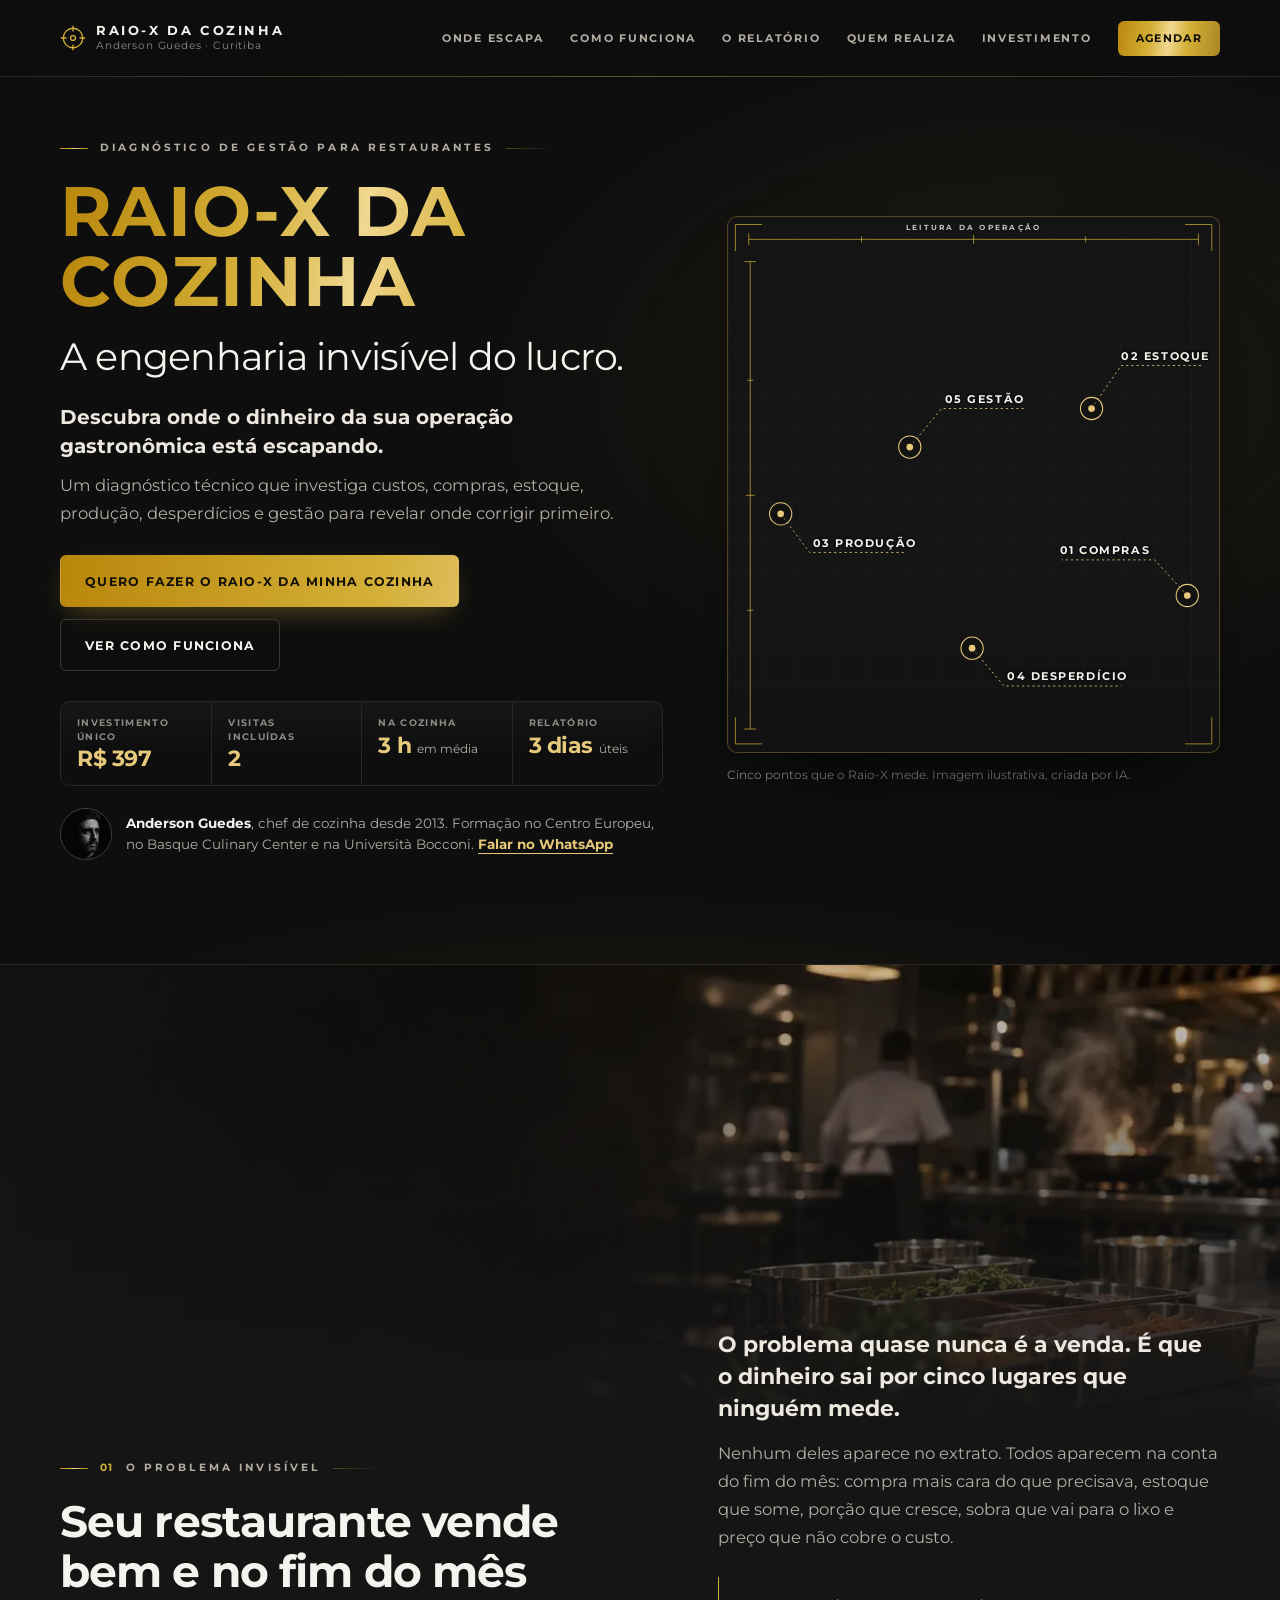
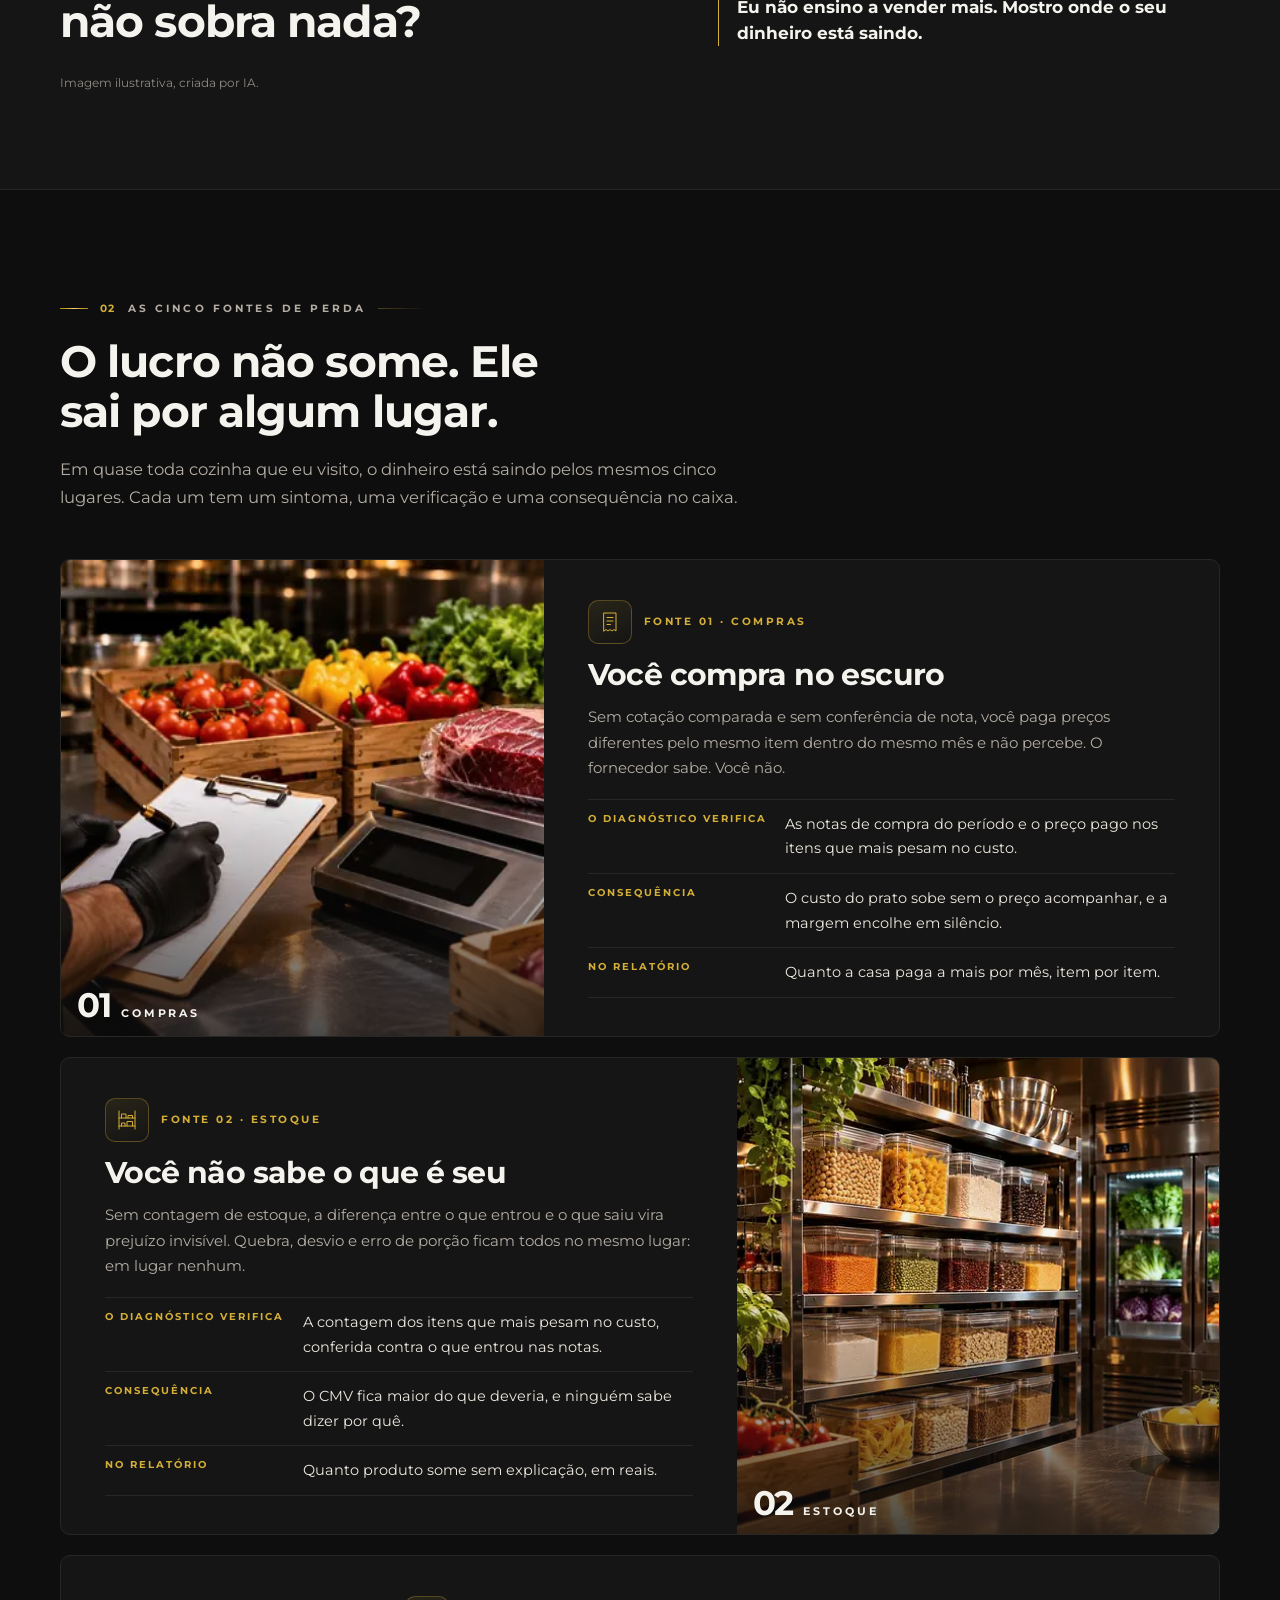
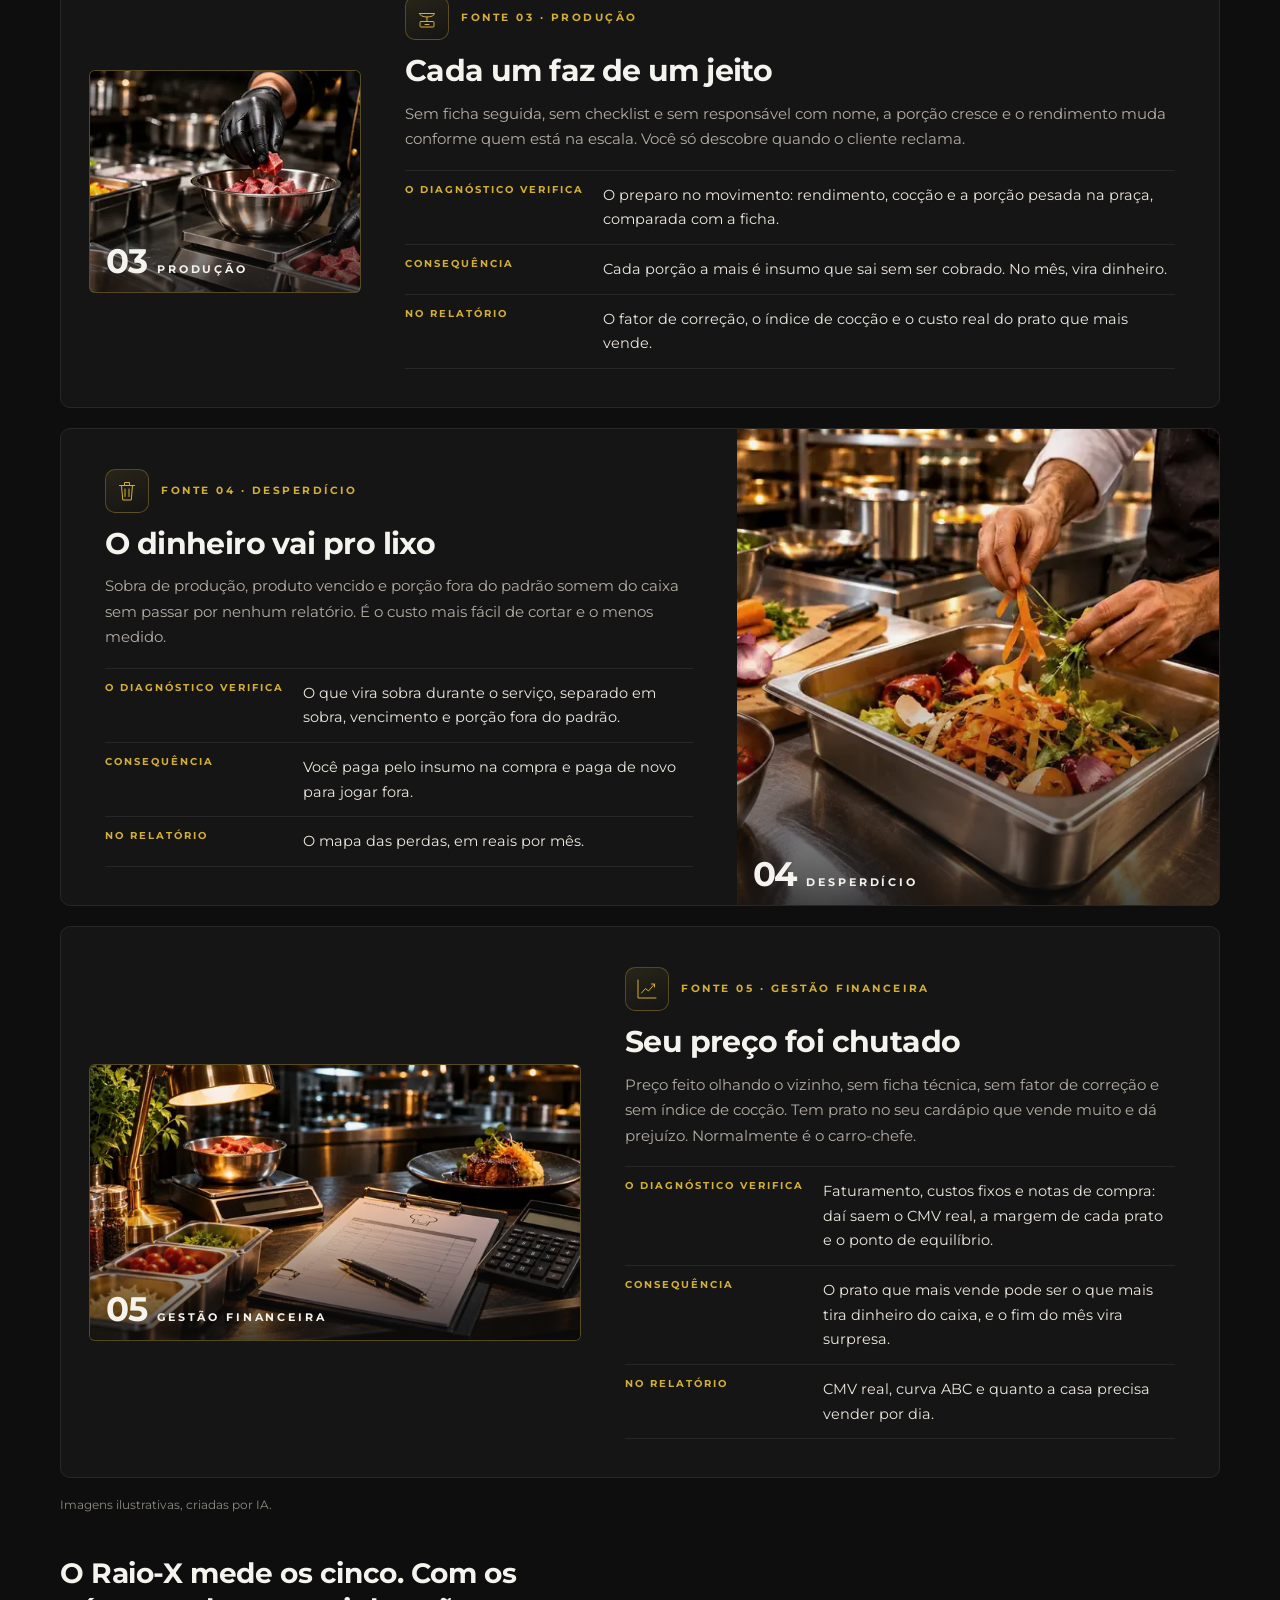
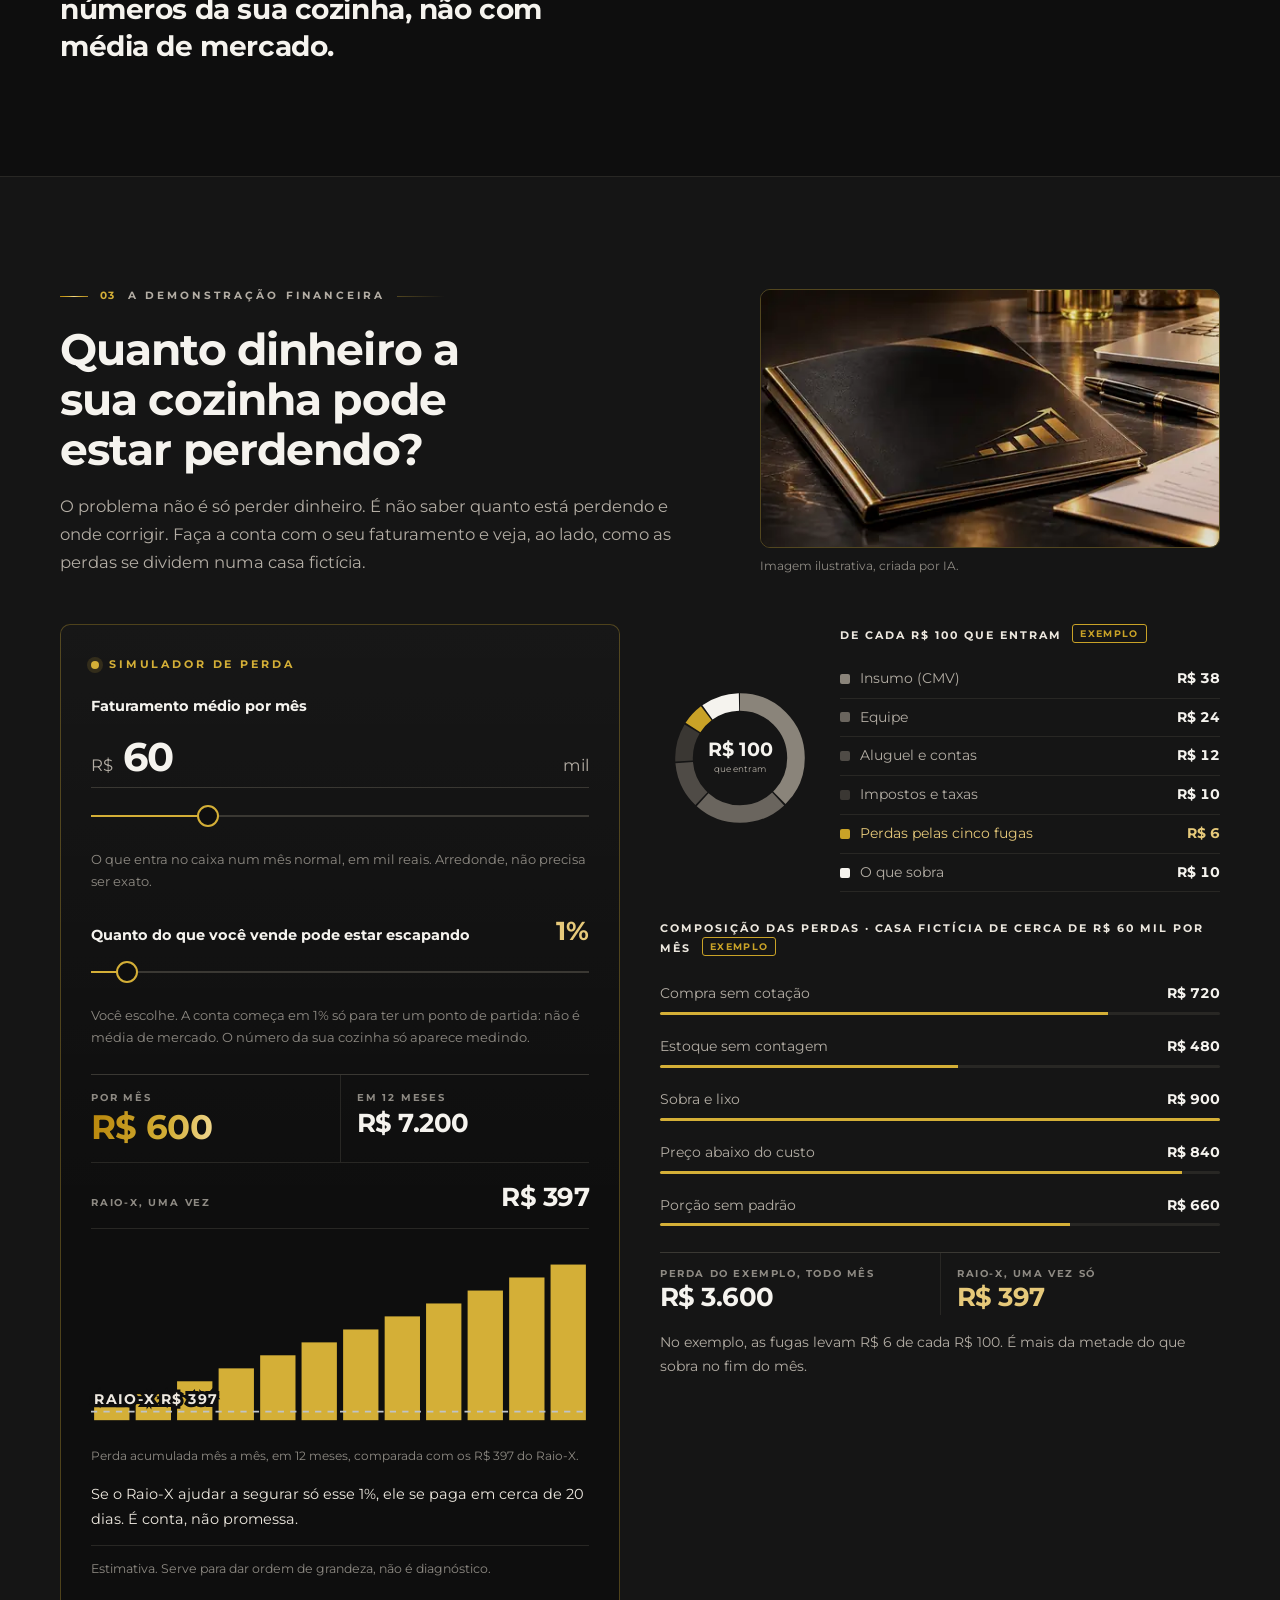
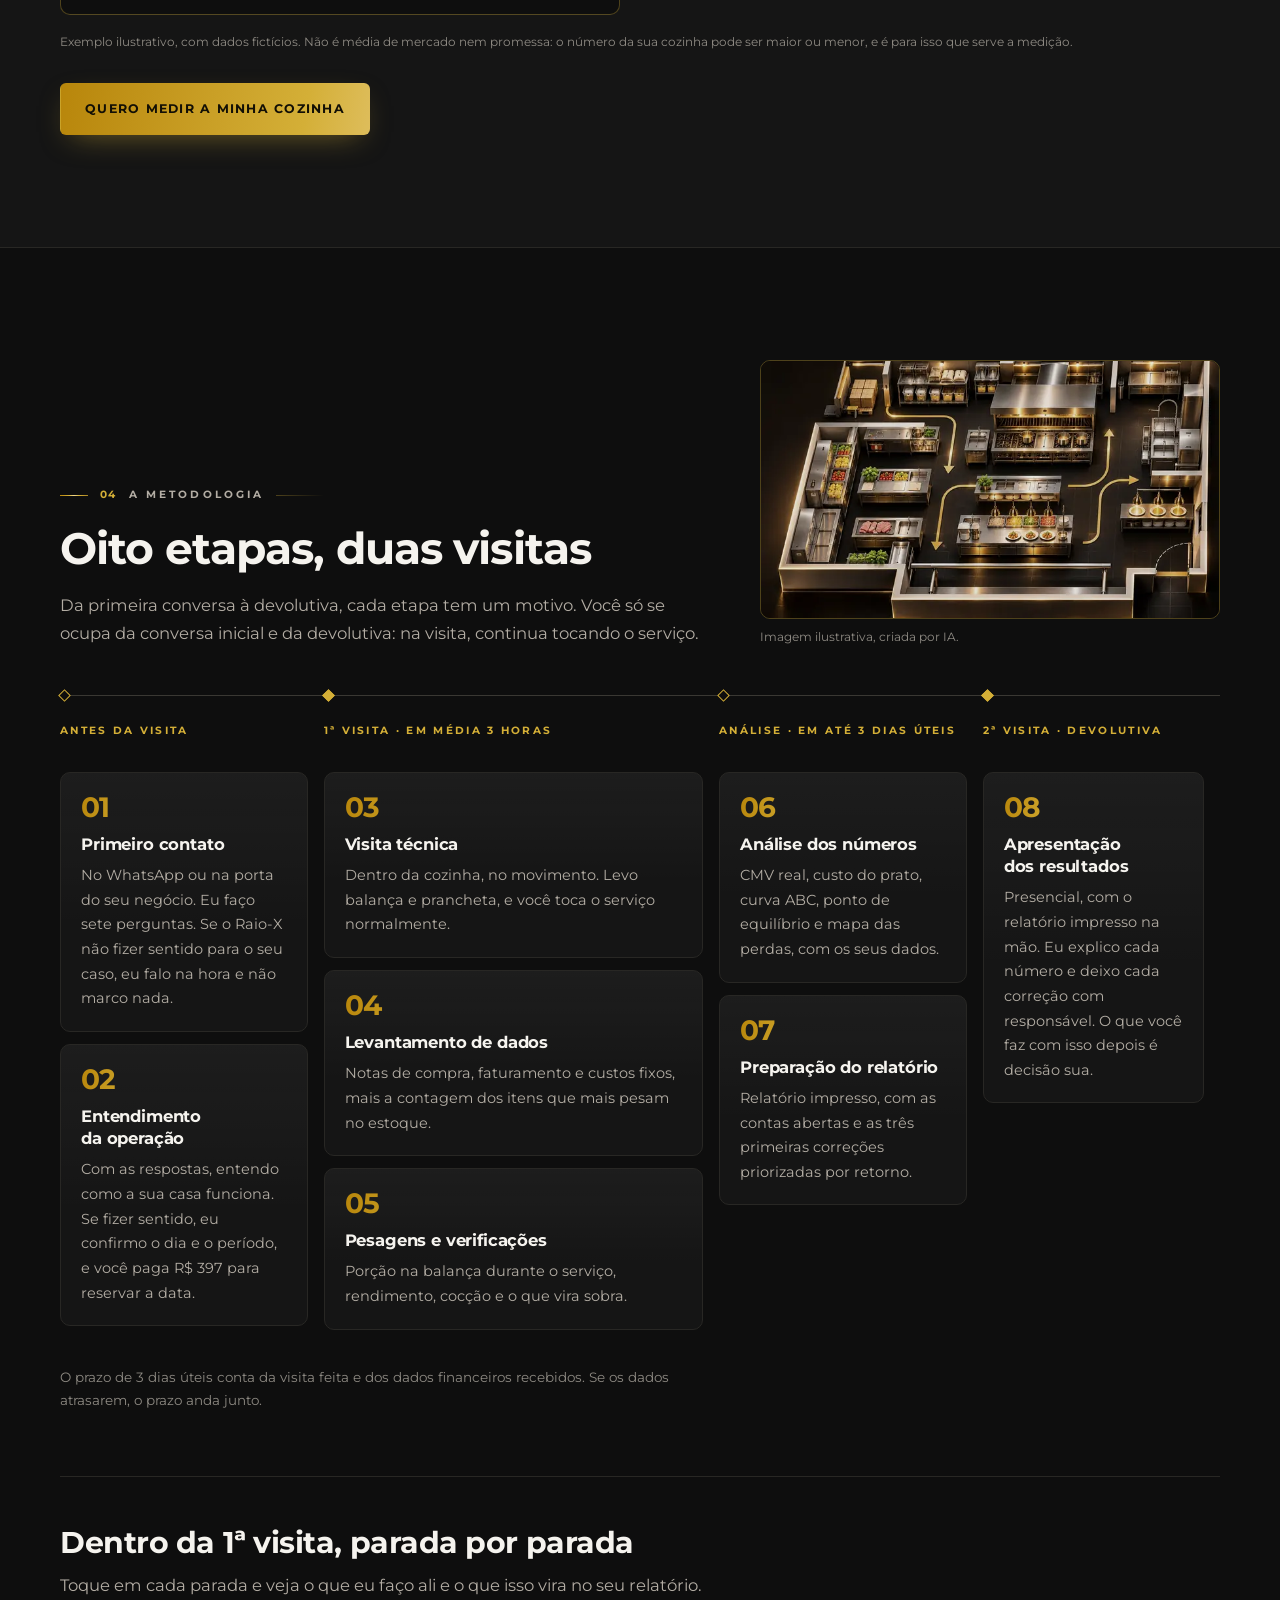
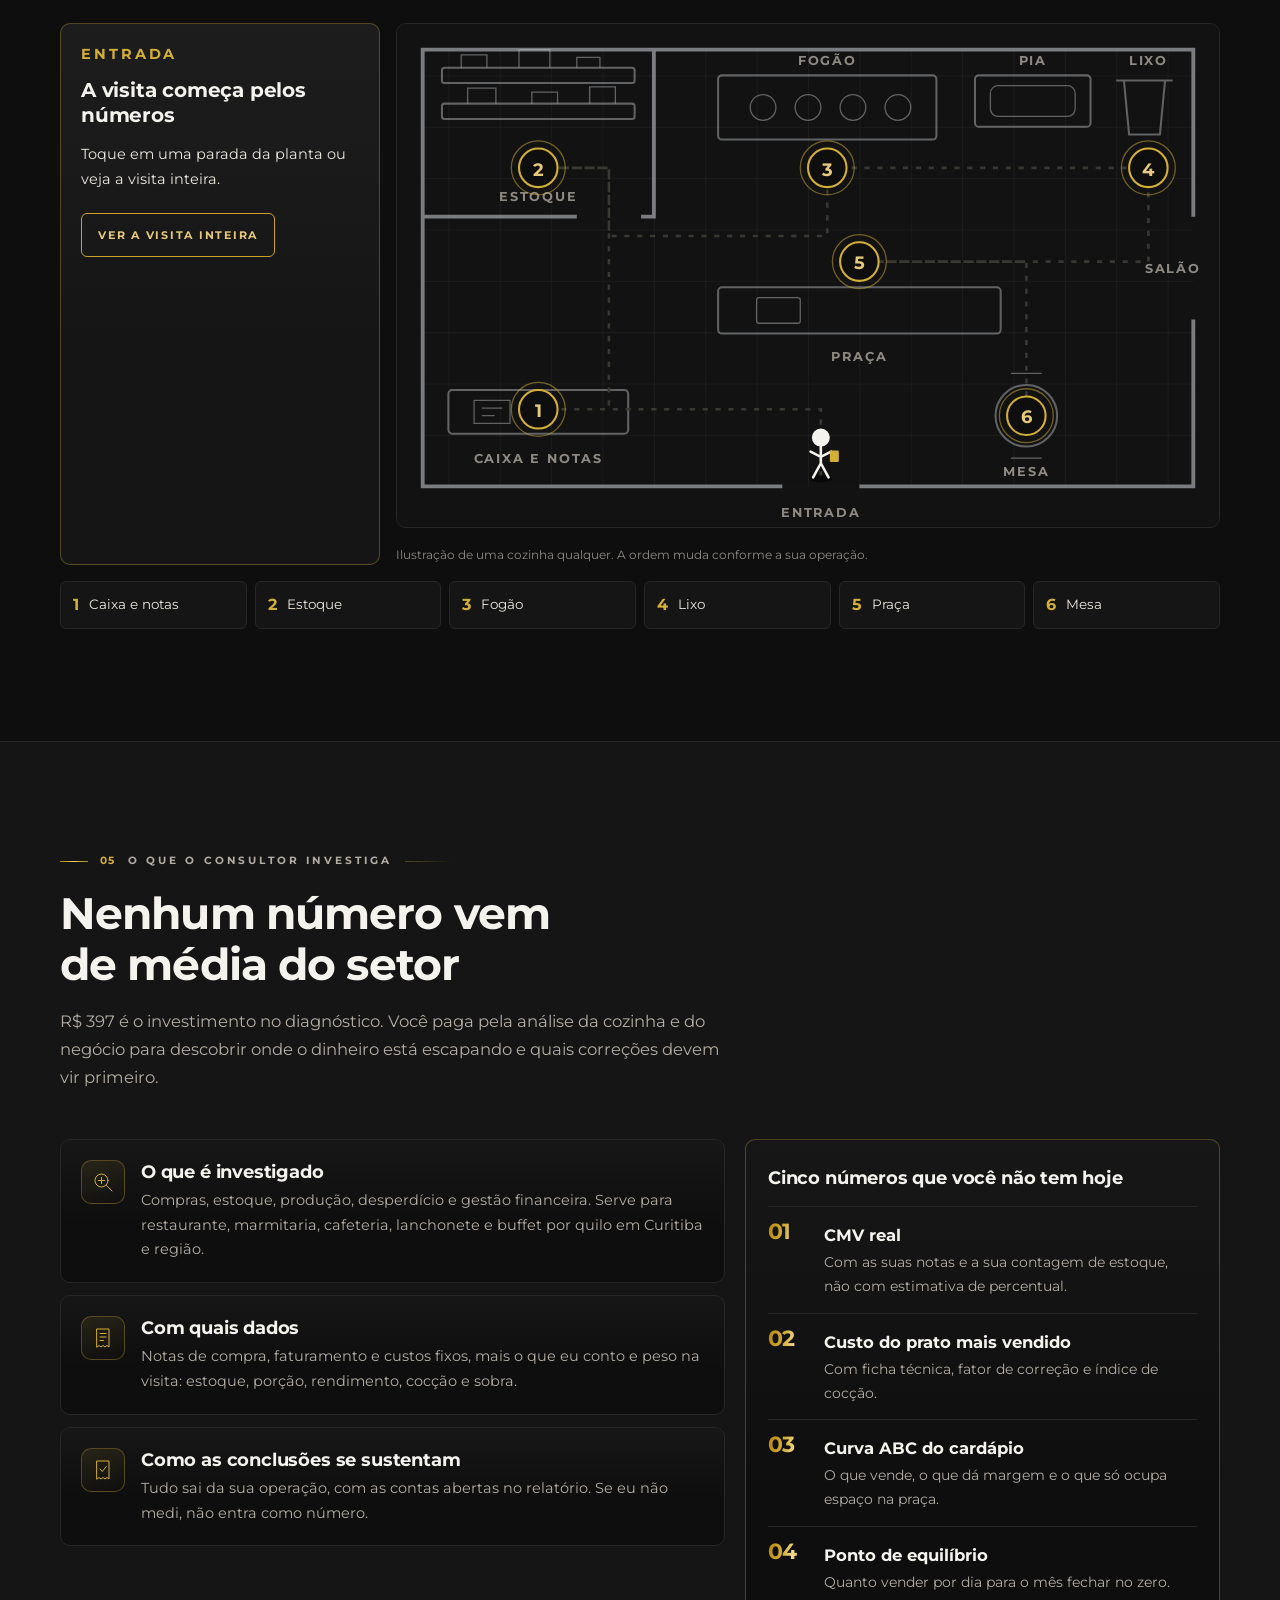
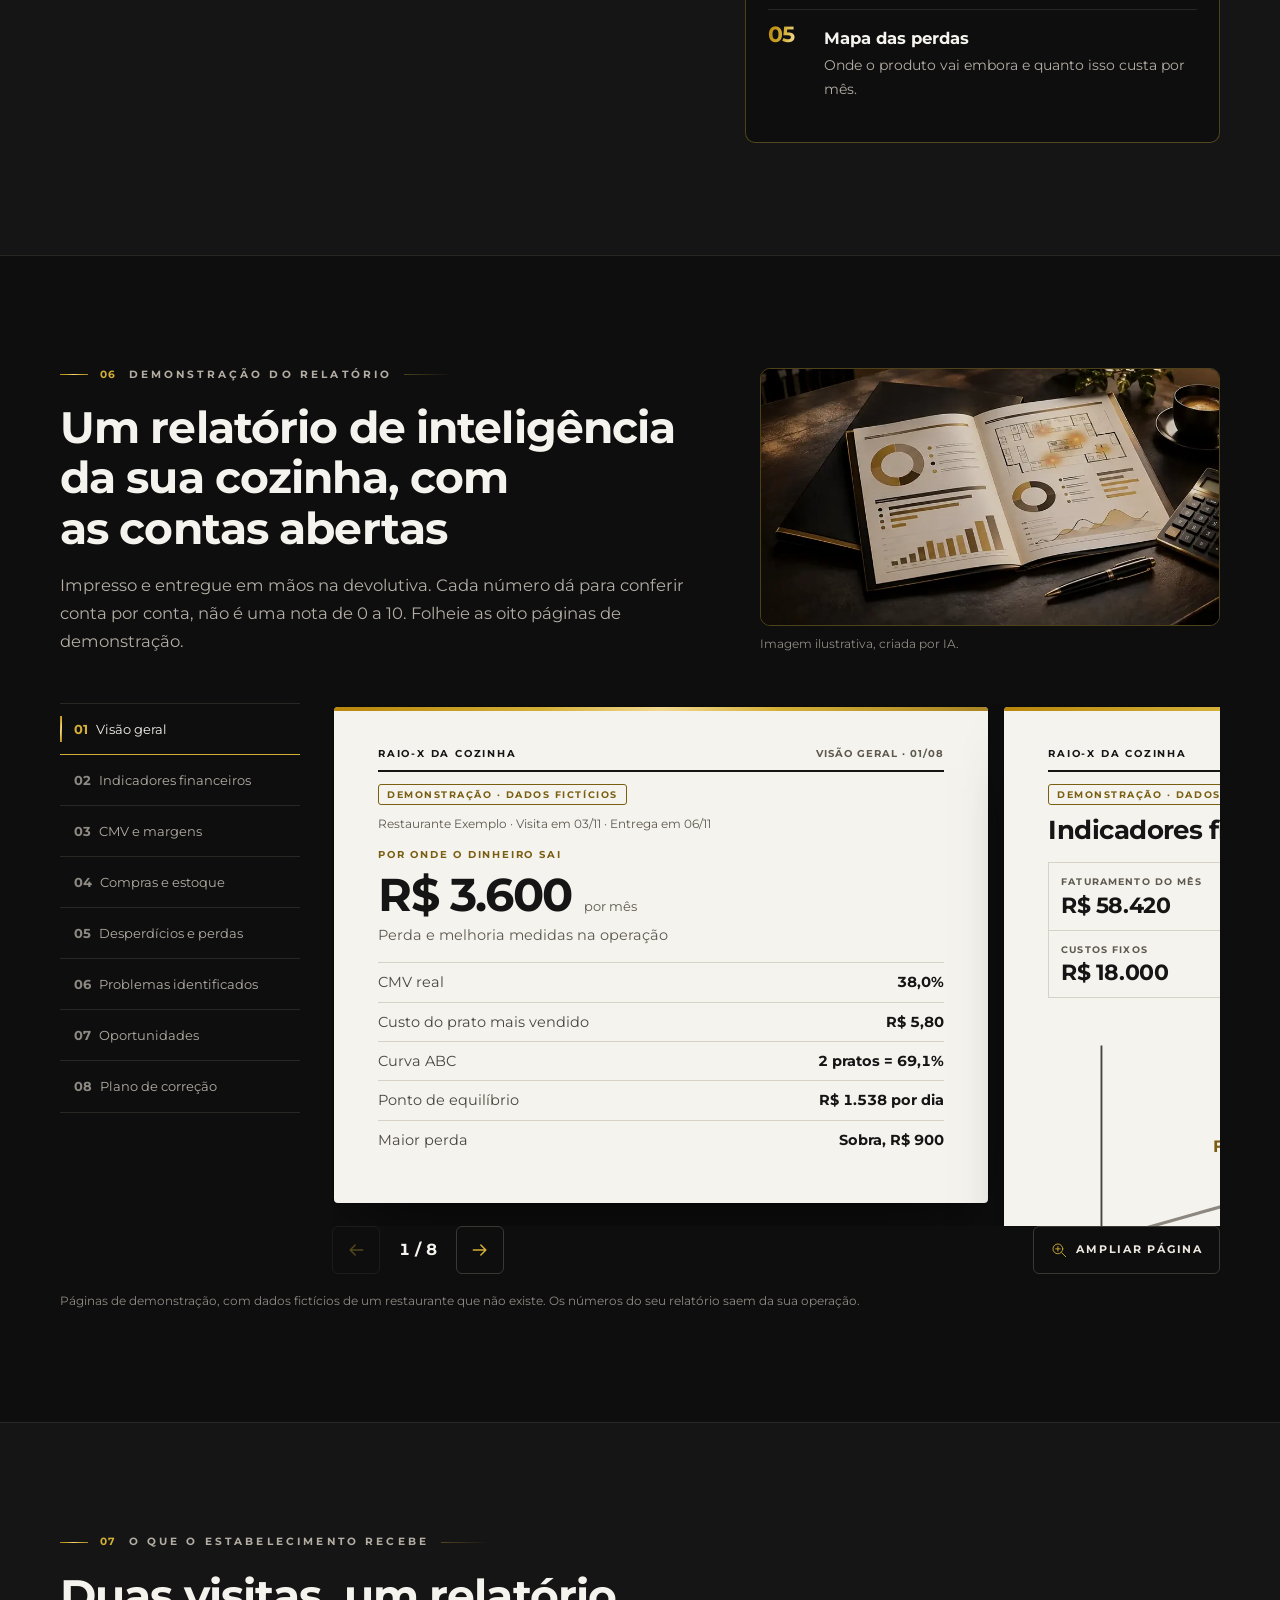
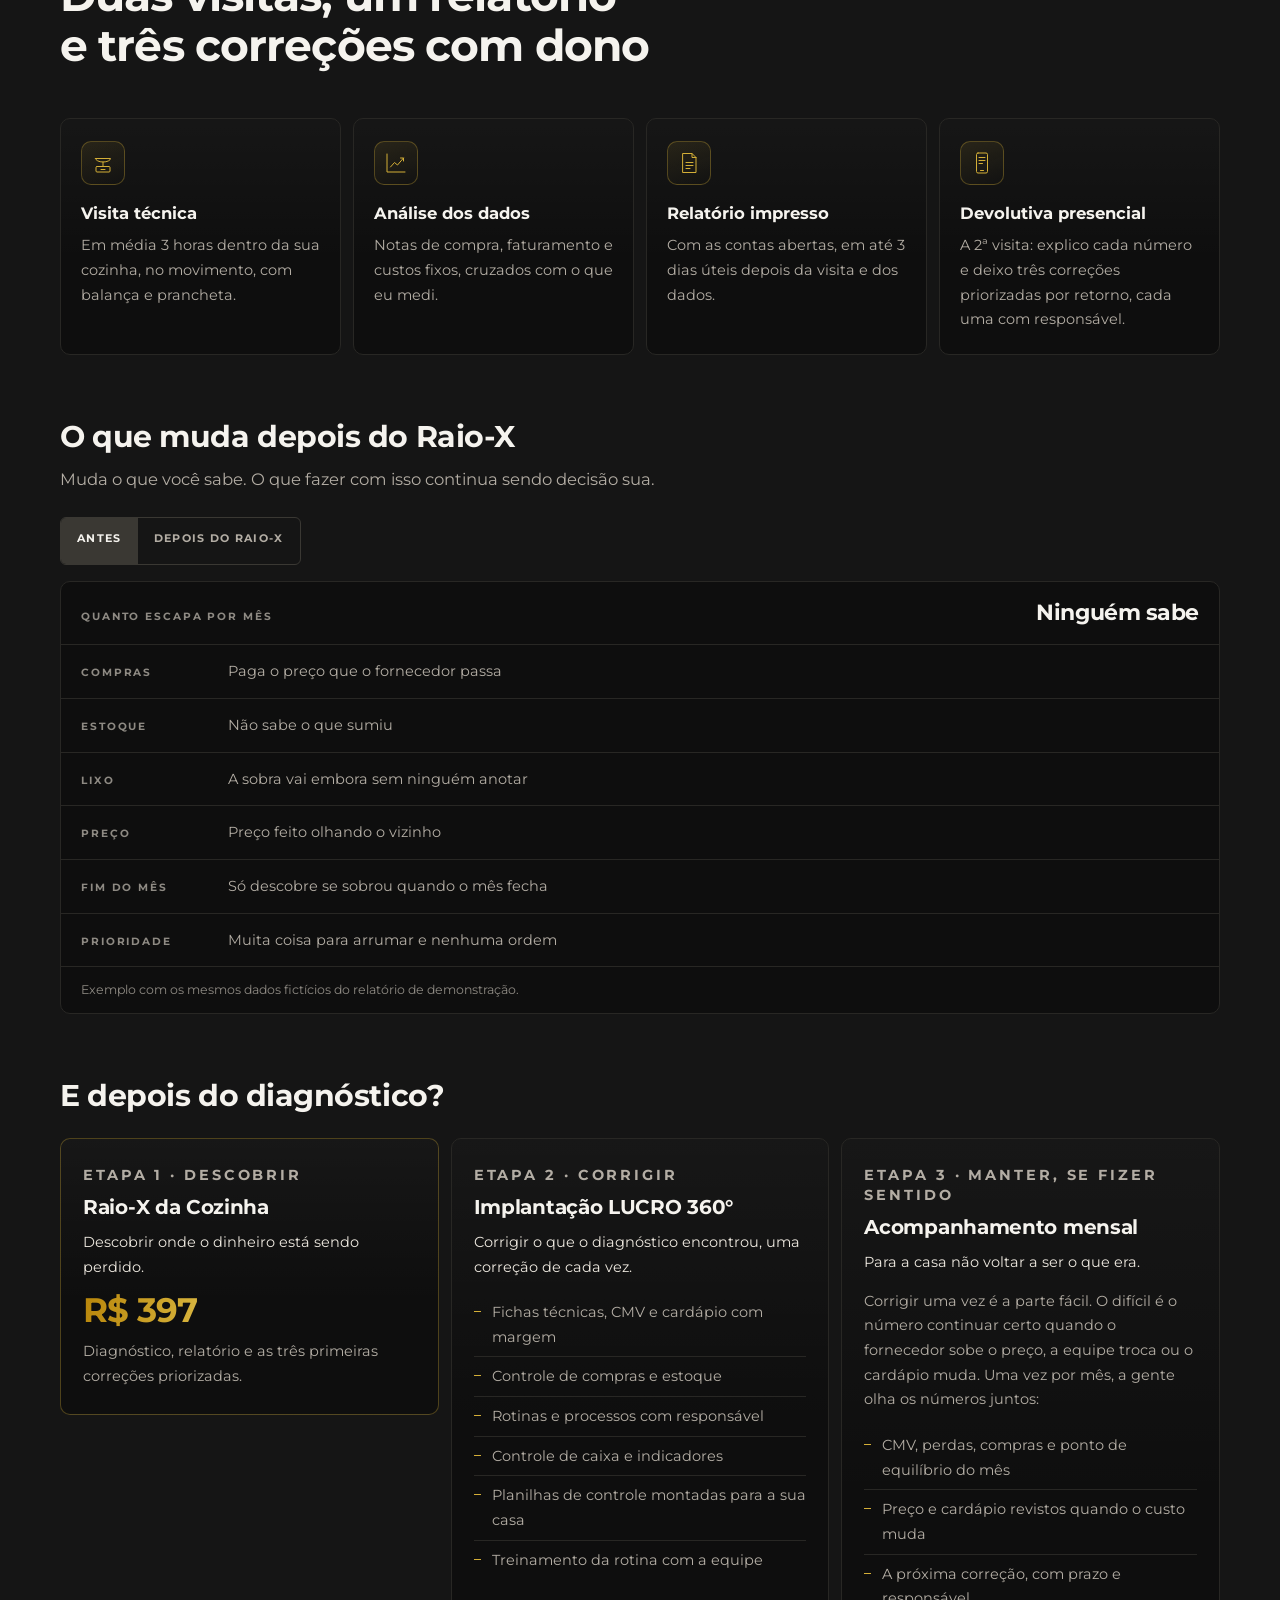
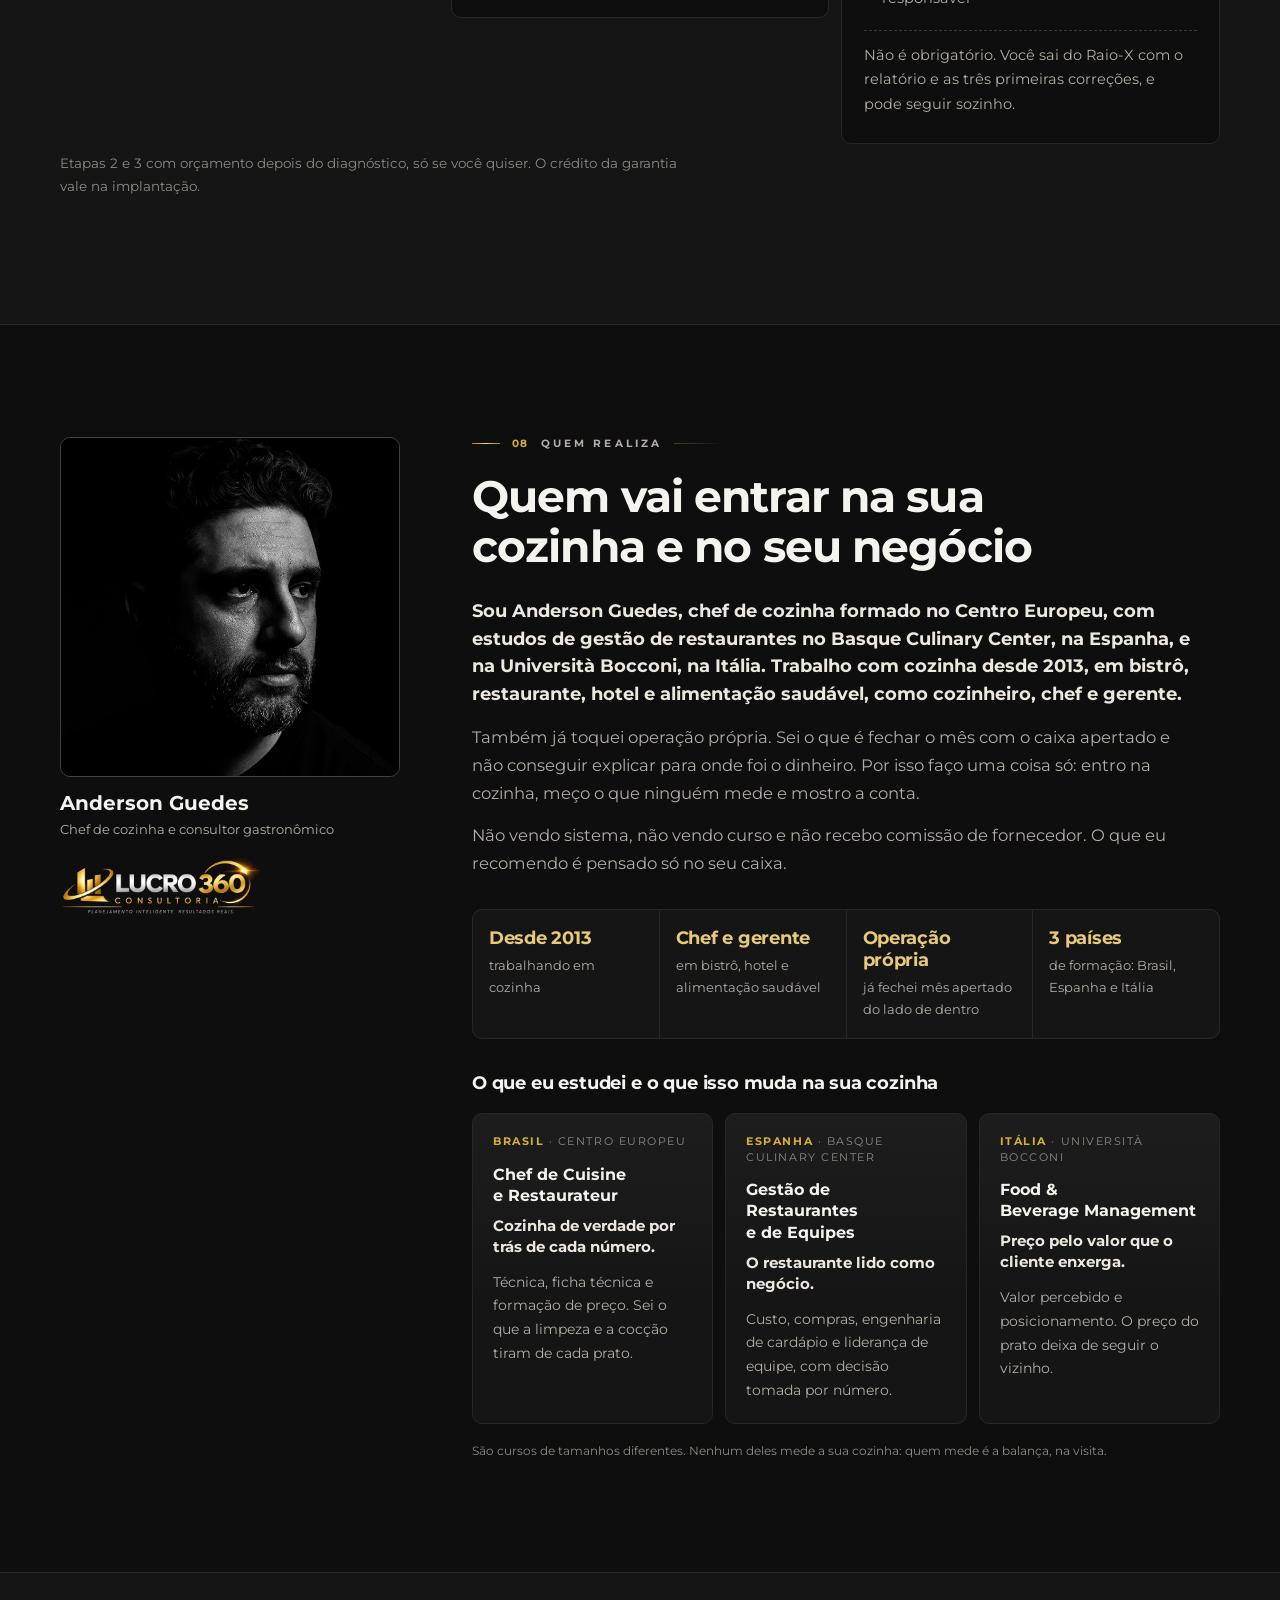
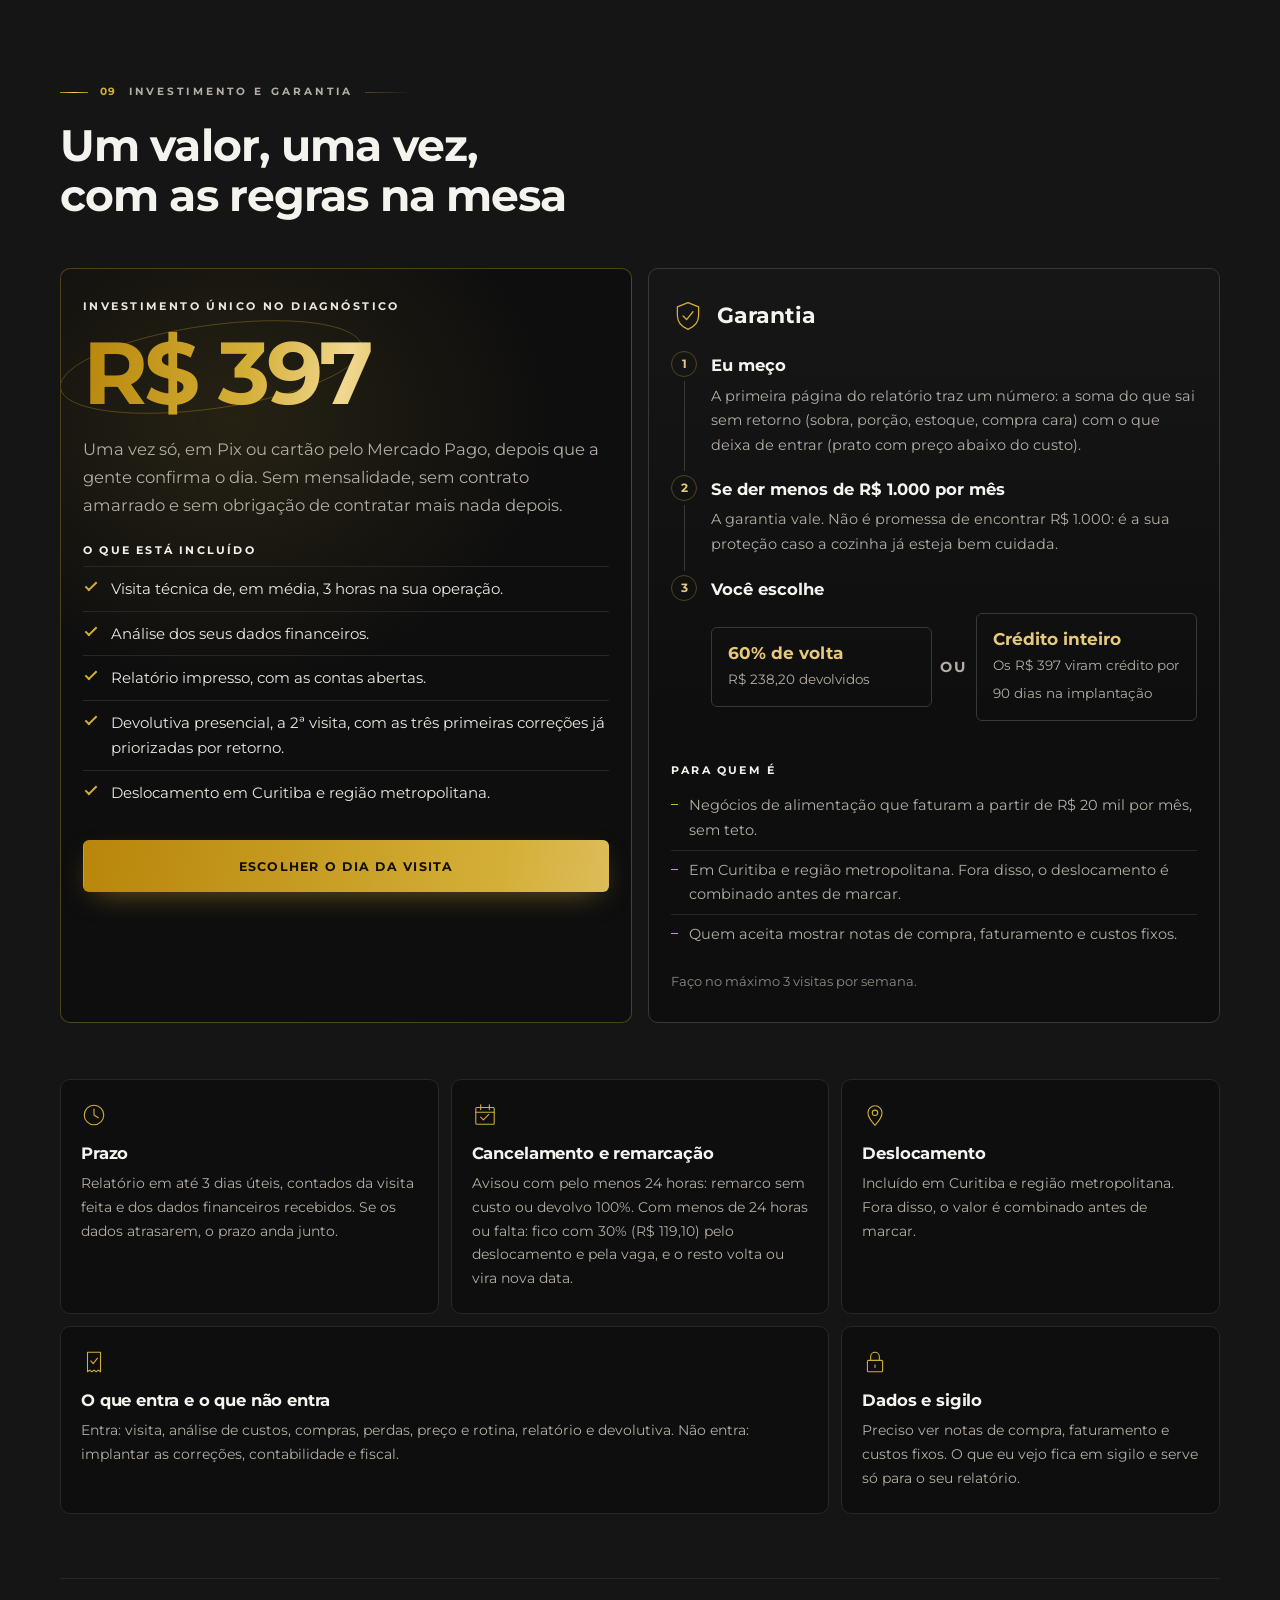
<file: index.html>
<!doctype html>
<html lang="pt-BR">
<head>
<meta charset="utf-8">
<meta name="viewport" content="width=device-width, initial-scale=1">
<!-- Metadados -->
<title>Consultoria para restaurantes em Curitiba | Raio-X da Cozinha</title>
<meta name="description" content="Diagnóstico técnico de custos, compras, estoque, produção, desperdício e gestão para restaurantes, marmitarias e cafeterias em Curitiba. Duas visitas, relatório impresso e três correções priorizadas. R$ 397.">
<meta name="author" content="Anderson Guedes">
<meta name="geo.region" content="BR-PR">
<meta name="geo.placename" content="Curitiba">
<link rel="canonical" href="https://maverickguedes77-hue.github.io/raiox-cozinha/">
<meta name="theme-color" content="#0E0E0E">
<meta property="og:type" content="website">
<meta property="og:locale" content="pt_BR">
<meta property="og:site_name" content="Raio-X da Cozinha">
<meta property="og:url" content="https://maverickguedes77-hue.github.io/raiox-cozinha/">
<meta property="og:title" content="Raio-X da Cozinha · A engenharia invisível do lucro">
<meta property="og:description" content="Descubra onde o dinheiro da sua operação gastronômica está escapando. Diagnóstico técnico em Curitiba e região, R$ 397.">
<meta property="og:image" content="https://maverickguedes77-hue.github.io/raiox-cozinha/img/og-3.jpg">
<meta property="og:image:type" content="image/jpeg">
<meta property="og:image:width" content="1200">
<meta property="og:image:height" content="630">
<meta property="og:image:alt" content="Raio-X da Cozinha: a engenharia invisível do lucro. Diagnóstico de gestão para restaurantes em Curitiba, R$ 397.">
<meta name="twitter:card" content="summary_large_image">
<meta name="twitter:title" content="Raio-X da Cozinha · A engenharia invisível do lucro">
<meta name="twitter:description" content="Descubra onde o dinheiro da sua operação gastronômica está escapando. Diagnóstico técnico em Curitiba e região, R$ 397.">
<meta name="twitter:image" content="https://maverickguedes77-hue.github.io/raiox-cozinha/img/og-3.jpg">
<meta name="twitter:image:alt" content="Raio-X da Cozinha: a engenharia invisível do lucro. Diagnóstico de gestão para restaurantes em Curitiba, R$ 397.">
<link rel="icon" href="favicon.svg" type="image/svg+xml">
<link rel="preload" href="fontes/montserrat-700.woff2" as="font" type="font/woff2" crossorigin>
<link rel="preload" href="fontes/montserrat-400.woff2" as="font" type="font/woff2" crossorigin>
<link rel="preload" href="img/05_cozinha_profissional.webp" as="image" type="image/webp" media="(min-width: 1024px)" fetchpriority="high" imagesrcset="img/05_cozinha_profissional-m.webp 760w, img/05_cozinha_profissional.webp 1026w" imagesizes="46vw">
<link rel="stylesheet" href="css/estilo.css?v=8">
<script>document.documentElement.className = "js";</script>
<script type="application/ld+json">
{"@context":"https://schema.org","@graph":[{"@type":"WebSite","@id":"https://maverickguedes77-hue.github.io/raiox-cozinha/#site","url":"https://maverickguedes77-hue.github.io/raiox-cozinha/","name":"Raio-X da Cozinha","inLanguage":"pt-BR"},{"@type":"Person","@id":"https://maverickguedes77-hue.github.io/raiox-cozinha/#anderson","name":"Anderson Guedes","jobTitle":"Chef de cozinha e consultor gastronômico","image":"https://maverickguedes77-hue.github.io/raiox-cozinha/img/anderson.webp","telephone":"+5541998824094","alumniOf":[{"@type":"EducationalOrganization","name":"Centro Europeu"},{"@type":"EducationalOrganization","name":"Basque Culinary Center"},{"@type":"EducationalOrganization","name":"Università Bocconi"}]},{"@type":"ProfessionalService","@id":"https://maverickguedes77-hue.github.io/raiox-cozinha/#negocio","name":"Anderson Guedes · Raio-X da Cozinha","url":"https://maverickguedes77-hue.github.io/raiox-cozinha/","description":"Diagnóstico de custos, compras, estoque, produção, desperdício e gestão para restaurantes, marmitarias, cafeterias, lanchonetes e buffets por quilo.","image":"https://maverickguedes77-hue.github.io/raiox-cozinha/img/og-3.jpg","logo":"https://maverickguedes77-hue.github.io/raiox-cozinha/img/logo-lucro360.webp","telephone":"+5541998824094","priceRange":"R$ 397","taxID":"35.414.930/0001-76","founder":{"@id":"https://maverickguedes77-hue.github.io/raiox-cozinha/#anderson"},"address":{"@type":"PostalAddress","addressLocality":"Curitiba","addressRegion":"PR","addressCountry":"BR"},"areaServed":[{"@type":"City","name":"Curitiba"},{"@type":"AdministrativeArea","name":"Região Metropolitana de Curitiba"}]},{"@type":"Service","@id":"https://maverickguedes77-hue.github.io/raiox-cozinha/#raiox","name":"Raio-X da Cozinha","serviceType":"Diagnóstico de gestão para restaurantes","provider":{"@id":"https://maverickguedes77-hue.github.io/raiox-cozinha/#negocio"},"areaServed":{"@type":"City","name":"Curitiba"},"offers":{"@type":"Offer","price":"397.00","priceCurrency":"BRL","url":"https://maverickguedes77-hue.github.io/raiox-cozinha/#agendar","availability":"https://schema.org/InStock"}},{"@type":"FAQPage","@id":"https://maverickguedes77-hue.github.io/raiox-cozinha/#perguntas","mainEntity":[{"@type":"Question","name":"R$ 397 está caro.","acceptedAnswer":{"@type":"Answer","text":"Pense assim: numa casa que fatura R$ 60 mil por mês, cada 1% que escapa em sobra, porção maior ou compra mais cara são R$ 600 por mês, todo mês. O diagnóstico custa R$ 397, uma vez. São, em média, oito horas de trabalho meu: cerca de três dentro da sua cozinha e o resto em análise e relatório. É estimativa e muda com o tamanho da casa. E se eu medir menos de R$ 1.000 por mês, a garantia vale."}},{"@type":"Question","name":"E se você não achar nada?","acceptedAnswer":{"@type":"Answer","text":"Aí a sua cozinha está bem cuidada, e eu te digo isso com os números na mão. Se a perda e a melhoria medidas somarem menos de R$ 1.000 por mês, você escolhe: 60% de volta ou o valor inteiro em crédito por 90 dias."}},{"@type":"Question","name":"Quantas visitas estão incluídas?","acceptedAnswer":{"@type":"Answer","text":"Duas, as duas nos R$ 397: a visita técnica, em média 3 horas dentro da sua cozinha, e a devolutiva presencial, quando eu entrego o relatório impresso e explico cada número."}},{"@type":"Question","name":"Não quero mostrar os meus números.","acceptedAnswer":{"@type":"Answer","text":"Sem notas de compra, faturamento e custos fixos não dá para calcular nada. O que eu vejo fica em sigilo e serve só para o seu relatório. Imposto não é meu assunto: eu olho grama, perda e nota de compra. Fisco é entre você e o seu contador."}},{"@type":"Question","name":"Já contratei consultoria e não mudou nada.","acceptedAnswer":{"@type":"Answer","text":"Normalmente porque o trabalho parou no diagnóstico. O relatório é bonito, ninguém executa e seis meses depois está tudo igual. Por isso a devolutiva do Raio-X sai com três correções priorizadas e com responsável definido, não com uma lista de trinta recomendações."}},{"@type":"Question","name":"Não tenho tempo para isso.","acceptedAnswer":{"@type":"Answer","text":"A visita é no seu horário de operação e você continua tocando o serviço. O que consome tempo seu são a conversa inicial e a devolutiva."}},{"@type":"Question","name":"Meu contador já cuida disso.","acceptedAnswer":{"@type":"Answer","text":"Contador cuida do fiscal: imposto, folha, obrigação acessória. CMV de ficha técnica, perda de produção e ponto de equilíbrio são gestão, não contabilidade. São coisas diferentes e as duas são necessárias."}},{"@type":"Question","name":"Você vai mexer na minha equipe?","acceptedAnswer":{"@type":"Answer","text":"Não. Eu observo a operação e converso com quem você autorizar. Decisão sobre pessoa é sua, sempre."}},{"@type":"Question","name":"Vou precisar comprar algum sistema?","acceptedAnswer":{"@type":"Answer","text":"Não. O Raio-X não exige sistema nenhum. Se você contratar a implantação, a casa recebe as planilhas de controle já montadas para ela."}},{"@type":"Question","name":"Meu negócio é muito pequeno.","acceptedAnswer":{"@type":"Answer","text":"Pode ser, e eu te digo isso com honestidade na primeira conversa. Veja acima quando eu digo não."}},{"@type":"Question","name":"Você atende restaurante grande?","acceptedAnswer":{"@type":"Answer","text":"Atendo. Meu foco são os negócios pequenos de alimentação, mas restaurante de médio e grande porte também entra. Em casa maior, a gente combina o tempo de visita na conversa."}},{"@type":"Question","name":"O que é CMV?","acceptedAnswer":{"@type":"Answer","text":"CMV é o custo da mercadoria vendida: quanto do que você fatura vira insumo. Muita cozinha calcula por estimativa. No Raio-X, ele sai das suas notas e da sua contagem de estoque."}},{"@type":"Question","name":"Quanto custa uma consultoria para restaurante em Curitiba?","acceptedAnswer":{"@type":"Answer","text":"O Raio-X da Cozinha custa R$ 397 e cobre só o diagnóstico. Se você quiser ajuda para implantar as correções, eu passo o valor depois da devolutiva, conforme o tamanho da casa."}}]}]}
</script>
<script src="js/script.js?v=2" defer></script>
</head>
<body>

<a class="pular" href="#conteudo">Pular para o conteúdo</a>

<svg class="sprite" aria-hidden="true" focusable="false">
  <symbol id="i-zap" viewBox="0 0 24 24"><path d="M17.472 14.382c-.297-.149-1.758-.867-2.03-.967-.273-.099-.471-.148-.67.15-.197.297-.767.966-.94 1.164-.173.199-.347.223-.644.075-.297-.15-1.255-.463-2.39-1.475-.883-.788-1.48-1.761-1.653-2.059-.173-.297-.018-.458.13-.606.134-.133.298-.347.446-.52.149-.174.198-.298.298-.497.099-.198.05-.371-.025-.52-.075-.149-.669-1.612-.916-2.207-.242-.579-.487-.5-.669-.51-.173-.008-.371-.01-.57-.01-.198 0-.52.074-.792.372-.272.297-1.04 1.016-1.04 2.479 0 1.462 1.065 2.875 1.213 3.074.149.198 2.096 3.2 5.077 4.487.709.306 1.262.489 1.694.625.712.227 1.36.195 1.871.118.571-.085 1.758-.719 2.006-1.413.248-.694.248-1.289.173-1.413-.074-.124-.272-.198-.57-.347m-5.421 7.403h-.004a9.87 9.87 0 01-5.031-1.378l-.361-.214-3.741.982.998-3.648-.235-.374a9.86 9.86 0 01-1.51-5.26c.001-5.45 4.436-9.884 9.888-9.884 2.64 0 5.122 1.03 6.988 2.898a9.825 9.825 0 012.893 6.994c-.003 5.45-4.437 9.884-9.885 9.884m8.413-18.297A11.815 11.815 0 0012.05 0C5.495 0 .16 5.335.157 11.892c0 2.096.547 4.142 1.588 5.945L.057 24l6.305-1.654a11.882 11.882 0 005.683 1.448h.005c6.554 0 11.89-5.335 11.893-11.893a11.821 11.821 0 00-3.48-8.413z"/></symbol>
  <symbol id="i-nota" viewBox="0 0 48 48"><path d="M12 6h24v36l-4-3-4 3-4-3-4 3-4-3-4 3z"/><path d="M18 15h12M18 22h12M18 29h7"/></symbol>
  <symbol id="i-estante" viewBox="0 0 48 48"><path d="M8 6v36M40 6v36M8 20h32M8 36h32"/><path d="M13 20v-8h9v8M26 20v-5h9v5M13 36v-6h7v6M24 36v-9h11v9"/></symbol>
  <symbol id="i-lixo" viewBox="0 0 48 48"><path d="M9 13h30M19 13V7h10v6M13 13l2.5 29h17L35 13M20 20v15M28 20v15"/></symbol>
  <symbol id="i-preco" viewBox="0 0 48 48"><path d="M6 25 24 7h15a2 2 0 0 1 2 2v15L23 42z"/><circle cx="33" cy="15" r="3"/><path d="M19 26l5 5M24 21l5 5"/></symbol>
  <symbol id="i-panela" viewBox="0 0 48 48"><path d="M10 22h28v15a5 5 0 0 1-5 5H15a5 5 0 0 1-5-5zM5 27h5M38 27h5M7 22h34"/><path d="M19 15c-2-3 2-5 0-9M29 15c-2-3 2-5 0-9"/></symbol>
  <symbol id="i-grafico" viewBox="0 0 48 48"><path d="M6 6v36h36"/><path d="M13 32l8-9 6 5 12-14"/><path d="M33 14h6v6"/></symbol>
  <symbol id="i-balanca" viewBox="0 0 48 48"><path d="M9 15h30a15 7 0 0 1-30 0z"/><path d="M24 22v9"/><rect x="10" y="31" width="28" height="11" rx="2"/><path d="M20 37h8"/></symbol>
  <symbol id="i-conferir" viewBox="0 0 48 48"><path d="M12 6h24v36l-4-3-4 3-4-3-4 3-4-3-4 3z"/><path d="M18 22l4.5 5 8-10"/></symbol>
  <symbol id="i-conversa" viewBox="0 0 48 48"><rect x="13" y="4" width="22" height="40" rx="3"/><path d="M21 39h6M18 13h12M18 19h12M18 25h7"/></symbol>
  <symbol id="i-relatorio" viewBox="0 0 48 48"><path d="M12 5h18l8 8v30H12z"/><path d="M30 5v8h8M18 23h14M18 29h14M18 35h8"/></symbol>
  <symbol id="i-escudo" viewBox="0 0 48 48"><path d="M24 5l15 6v12c0 10-6.5 16.5-15 20-8.5-3.5-15-10-15-20V11z"/><path d="M17 24l5 5 9-11"/></symbol>
  <symbol id="i-relogio" viewBox="0 0 48 48"><circle cx="24" cy="24" r="18"/><path d="M24 13v11l8 5"/></symbol>
  <symbol id="i-calendario" viewBox="0 0 48 48"><rect x="7" y="10" width="34" height="31" rx="2"/><path d="M7 19h34M16 5v9M32 5v9M16 28l5 5 10-10"/></symbol>
  <symbol id="i-rota" viewBox="0 0 48 48"><path d="M24 43s13-13.5 13-23a13 13 0 1 0-26 0c0 9.5 13 23 13 23z"/><circle cx="24" cy="20" r="5"/></symbol>
  <symbol id="i-cadeado" viewBox="0 0 48 48"><rect x="10" y="21" width="28" height="21" rx="2"/><path d="M16 21v-7a8 8 0 0 1 16 0v7M24 29v5"/></symbol>
  <symbol id="i-lupa" viewBox="0 0 48 48"><circle cx="21" cy="21" r="13"/><path d="M31 31l11 11M15 21h12M21 15v12"/></symbol>
  <symbol id="i-seta" viewBox="0 0 24 24"><path d="M4 12h15M13 6l6 6-6 6"/></symbol>
  <symbol id="i-x" viewBox="0 0 24 24"><path d="M5 5l14 14M19 5 5 19"/></symbol>
  <symbol id="i-menu" viewBox="0 0 24 24"><path d="M3 7h18M3 12h18M3 17h12"/></symbol>
</svg>

<!-- Cabeçalho: nome do produto em tipografia, menu no computador e menu recolhível no celular -->
<header class="cabecalho">
  <div class="conteudo cabecalho-linha">
    <a class="marca" href="#topo">
      <svg class="marca-alvo" viewBox="0 0 32 32" aria-hidden="true"><circle cx="16" cy="16" r="12"/><circle cx="16" cy="16" r="3"/><path d="M16 1v7M16 24v7M1 16h7M24 16h7"/></svg>
      <span class="marca-texto"><b>Raio-X da Cozinha</b><small>Anderson Guedes · Curitiba</small></span>
    </a>
    <button class="menu-botao" type="button" aria-expanded="false" aria-controls="menu">
      <svg aria-hidden="true"><use href="#i-menu"/></svg><span>Menu</span>
    </button>
    <nav class="menu" id="menu" aria-label="Seções da página">
      <a href="#fugas">Onde escapa</a>
      <a href="#como-funciona">Como funciona</a>
      <a href="#relatorio">O relatório</a>
      <a href="#quem-sou">Quem realiza</a>
      <a href="#preco">Investimento</a>
      <a class="menu-agendar" href="#agendar">Agendar</a>
    </nav>
  </div>
</header>

<main id="conteudo">

<!-- 1 · Topo -->
<section class="heroi" id="topo" aria-labelledby="heroi-titulo">
  <div class="conteudo heroi-grade">
    <div class="heroi-texto">
      <p class="rotulo">Diagnóstico de gestão para restaurantes</p>
      <h1 id="heroi-titulo"><span class="heroi-marca metal">Raio-X da Cozinha</span><span class="heroi-frase">A engenharia invisível do lucro.</span></h1>
      <p class="heroi-chamada">Descubra onde o dinheiro da sua operação gastronômica está escapando.</p>
      <p class="heroi-apoio">Um diagnóstico técnico que investiga custos, compras, estoque, produção, desperdícios e gestão para revelar onde corrigir primeiro.</p>
      <div class="heroi-botoes">
        <a class="botao botao-ouro" href="#agendar">Quero fazer o Raio-X da minha cozinha</a>
        <a class="botao botao-linha" href="#como-funciona">Ver como funciona</a>
      </div>
      <dl class="heroi-fatos">
        <div><dt>Investimento único</dt><dd>R$ 397</dd></div>
        <div><dt>Visitas incluídas</dt><dd>2</dd></div>
        <div><dt>Na cozinha</dt><dd>3 h <small>em média</small></dd></div>
        <div><dt>Relatório</dt><dd>3 dias <small>úteis</small></dd></div>
      </dl>
      <div class="autoridade">
        <img src="img/anderson-p.webp" width="120" height="120" alt="" decoding="async">
        <p><strong>Anderson Guedes</strong>, chef de cozinha desde 2013. Formação no Centro Europeu, no Basque Culinary Center e na Università Bocconi. <a data-wa="RAIOX-TOPO" href="https://wa.me/5541998824094?text=Oi%20Anderson%2C%20vi%20a%20sua%20p%C3%A1gina%20e%20quero%20entender%20o%20Raio-X%20da%20Cozinha.%20%5BRAIOX-TOPO%5D" target="_blank" rel="noopener">Falar no WhatsApp</a></p>
      </div>
    </div>

    <figure class="heroi-foto">
      <div class="heroi-quadro">
        <img src="img/05_cozinha_profissional.webp" srcset="img/05_cozinha_profissional-p.webp 540w, img/05_cozinha_profissional-m.webp 760w, img/05_cozinha_profissional.webp 1026w" sizes="(min-width: 1024px) 46vw, calc(100vw - 40px)" width="1026" height="1116" decoding="async" alt="Cozinha profissional de inox com fogão, forno combinado, prateleiras de panelas e luminárias de luz quente.">
        <svg class="heroi-planta" viewBox="0 0 662 720" aria-hidden="true" focusable="false">
          <defs>
            <pattern id="heroi-grade" width="48" height="48" patternUnits="userSpaceOnUse"><path d="M48 0H0V48" fill="none" stroke="#C0C3C8" stroke-opacity=".08" stroke-width="1"/></pattern>
            <linearGradient id="heroi-feixe" x1="0" y1="0" x2="0" y2="1"><stop offset="0" stop-color="#D4AF37" stop-opacity="0"/><stop offset=".85" stop-color="#D4AF37" stop-opacity=".1"/><stop offset="1" stop-color="#E6C97A" stop-opacity=".55"/></linearGradient>
          </defs>
          <rect width="662" height="720" fill="url(#heroi-grade)"/>
          <g class="cota">
            <path d="M28 30H634M28 22v16M634 22v16M180 26v8M331 24v12M482 26v8"/>
            <path d="M30 60V690M22 60h16M22 690h16M26 220h8M24 375h12M26 530h8"/>
          </g>
          <text class="cota-texto" x="331" y="18" text-anchor="middle">LEITURA DA OPERAÇÃO</text>
          <g class="inspecao" style="--i:0"><path class="guia" d="M619 510 L575 462 H450"/><circle class="anel" cx="619" cy="510" r="15"/><circle class="ponto" cx="619" cy="510" r="4.5"/><text x="569" y="454" text-anchor="end">01 COMPRAS</text></g>
          <g class="inspecao" style="--i:1"><path class="guia" d="M490 258 L530 200 H640"/><circle class="anel" cx="490" cy="258" r="15"/><circle class="ponto" cx="490" cy="258" r="4.5"/><text x="530" y="192">02 ESTOQUE</text></g>
          <g class="inspecao" style="--i:2"><path class="guia" d="M71 400 L110 452 H240"/><circle class="anel" cx="71" cy="400" r="15"/><circle class="ponto" cx="71" cy="400" r="4.5"/><text x="114" y="444">03 PRODUÇÃO</text></g>
          <g class="inspecao" style="--i:3"><path class="guia" d="M329 581 L372 632 H530"/><circle class="anel" cx="329" cy="581" r="15"/><circle class="ponto" cx="329" cy="581" r="4.5"/><text x="376" y="624">04 DESPERDÍCIO</text></g>
          <g class="inspecao" style="--i:4"><path class="guia" d="M245 310 L288 258 H400"/><circle class="anel" cx="245" cy="310" r="15"/><circle class="ponto" cx="245" cy="310" r="4.5"/><text x="292" y="250">05 GESTÃO</text></g>
          <rect class="feixe" x="0" y="-120" width="662" height="120" fill="url(#heroi-feixe)"/>
          <path class="canto" d="M10 46V10h36M616 10h36v36M652 674v36h-36M46 710H10v-36"/>
        </svg>
      </div>
      <figcaption>Cinco pontos que o Raio-X mede. Imagem ilustrativa, criada por IA.</figcaption>
    </figure>
  </div>
</section>

<!-- 2 · O problema invisível -->
<section class="problema" id="problema" aria-labelledby="problema-titulo">
  <div class="problema-cena">
    <img src="img/cena-diagnostico.webp" srcset="img/cena-diagnostico-p.webp 640w, img/cena-diagnostico.webp 1150w" sizes="100vw" width="1150" height="452" loading="lazy" decoding="async" alt="Cozinha em serviço, com panelas no fogo e insumos separados em cubas de inox.">
  </div>
  <div class="conteudo problema-grade">
    <div>
      <p class="rotulo"><span>01</span>O problema invisível</p>
      <h2 id="problema-titulo">Seu restaurante vende bem e no fim do mês não sobra nada?</h2>
    </div>
    <div class="problema-texto">
      <p class="problema-abre">O problema quase nunca é a venda. É que o dinheiro sai por cinco lugares que ninguém mede.</p>
      <p>Nenhum deles aparece no extrato. Todos aparecem na conta do fim do mês: compra mais cara do que precisava, estoque que some, porção que cresce, sobra que vai para o lixo e preço que não cobre o custo.</p>
      <blockquote>Eu não ensino a vender mais. Mostro onde o seu dinheiro está saindo.</blockquote>
    </div>
  </div>
  <p class="conteudo legenda">Imagem ilustrativa, criada por IA.</p>
</section>

<!-- 3 · As cinco fontes de perda -->
<section class="bloco" id="fugas" aria-labelledby="fugas-titulo">
  <div class="conteudo">
    <header class="cabeca">
      <p class="rotulo"><span>02</span>As cinco fontes de perda</p>
      <h2 id="fugas-titulo">O lucro não some. Ele sai por algum lugar.</h2>
      <p class="cabeca-texto">Em quase toda cozinha que eu visito, o dinheiro está saindo pelos mesmos cinco lugares. Cada um tem um sintoma, uma verificação e uma consequência no caixa.</p>
    </header>

    <ol class="areas">
      <li class="area">
        <figure class="area-foto"><img class="foco-compras" src="img/01_compras_fornecedores.webp" srcset="img/01_compras_fornecedores-p.webp 640w, img/01_compras_fornecedores-m.webp 1000w, img/01_compras_fornecedores.webp 1672w" sizes="(min-width: 1024px) 50vw, calc(100vw - 40px)" width="1672" height="941" loading="lazy" decoding="async" alt="Funcionário de luvas pretas anotando a conferência do recebimento numa prancheta, ao lado de caixas de tomate, pimentão e cebola e de uma peça de carne na balança de inox."><figcaption><span>01</span>Compras</figcaption></figure>
        <div class="area-corpo">
          <p class="area-numero"><span class="icone-quadro"><svg aria-hidden="true"><use href="#i-nota"/></svg></span>Fonte 01 · Compras</p>
          <h3>Você compra no escuro</h3>
          <p class="area-problema">Sem cotação comparada e sem conferência de nota, você paga preços diferentes pelo mesmo item dentro do mesmo mês e não percebe. O fornecedor sabe. Você não.</p>
          <dl class="area-ficha">
            <div><dt>O diagnóstico verifica</dt><dd>As notas de compra do período e o preço pago nos itens que mais pesam no custo.</dd></div>
            <div><dt>Consequência</dt><dd>O custo do prato sobe sem o preço acompanhar, e a margem encolhe em silêncio.</dd></div>
            <div><dt>No relatório</dt><dd>Quanto a casa paga a mais por mês, item por item.</dd></div>
          </dl>
        </div>
      </li>
      <li class="area">
        <figure class="area-foto"><img src="img/03_estoque_organizado.webp" srcset="img/03_estoque_organizado-p.webp 640w, img/03_estoque_organizado-m.webp 800w, img/03_estoque_organizado.webp 1200w" sizes="(min-width: 1024px) 50vw, calc(100vw - 40px)" width="1200" height="881" loading="lazy" decoding="async" alt="Prateleiras de aço com potes transparentes de grãos, massas e temperos, e geladeira de portas de vidro com hortaliças."><figcaption><span>02</span>Estoque</figcaption></figure>
        <div class="area-corpo">
          <p class="area-numero"><span class="icone-quadro"><svg aria-hidden="true"><use href="#i-estante"/></svg></span>Fonte 02 · Estoque</p>
          <h3>Você não sabe o que é seu</h3>
          <p class="area-problema">Sem contagem de estoque, a diferença entre o que entrou e o que saiu vira prejuízo invisível. Quebra, desvio e erro de porção ficam todos no mesmo lugar: em lugar nenhum.</p>
          <dl class="area-ficha">
            <div><dt>O diagnóstico verifica</dt><dd>A contagem dos itens que mais pesam no custo, conferida contra o que entrou nas notas.</dd></div>
            <div><dt>Consequência</dt><dd>O CMV fica maior do que deveria, e ninguém sabe dizer por quê.</dd></div>
            <div><dt>No relatório</dt><dd>Quanto produto some sem explicação, em reais.</dd></div>
          </dl>
        </div>
      </li>
      <li class="area area-estreita">
        <figure class="area-foto"><img class="foco-producao" src="img/03_producao_fichas_tecnicas.webp" srcset="img/03_producao_fichas_tecnicas-p.webp 560w, img/03_producao_fichas_tecnicas.webp 841w" sizes="(min-width: 1024px) 270px, (min-width: 600px) 234px, calc(100vw - 40px)" width="841" height="458" loading="lazy" decoding="async" alt="Mãos de luvas pretas porcionando carne em cubos numa tigela de inox sobre a balança, com cubas de ingredientes picados ao lado."><figcaption><span>03</span>Produção</figcaption></figure>
        <div class="area-corpo">
          <p class="area-numero"><span class="icone-quadro"><svg aria-hidden="true"><use href="#i-balanca"/></svg></span>Fonte 03 · Produção</p>
          <h3>Cada um faz de um jeito</h3>
          <p class="area-problema">Sem ficha seguida, sem checklist e sem responsável com nome, a porção cresce e o rendimento muda conforme quem está na escala. Você só descobre quando o cliente reclama.</p>
          <dl class="area-ficha">
            <div><dt>O diagnóstico verifica</dt><dd>O preparo no movimento: rendimento, cocção e a porção pesada na praça, comparada com a ficha.</dd></div>
            <div><dt>Consequência</dt><dd>Cada porção a mais é insumo que sai sem ser cobrado. No mês, vira dinheiro.</dd></div>
            <div><dt>No relatório</dt><dd>O fator de correção, o índice de cocção e o custo real do prato que mais vende.</dd></div>
          </dl>
        </div>
      </li>
      <li class="area">
        <figure class="area-foto"><img class="foco-60" src="img/01_cuba_gastronomica.webp" srcset="img/01_cuba_gastronomica-p.webp 640w, img/01_cuba_gastronomica-m.webp 800w, img/01_cuba_gastronomica.webp 1200w" sizes="(min-width: 1024px) 50vw, calc(100vw - 40px)" width="1200" height="930" loading="lazy" decoding="async" alt="Mãos de cozinheiro separando cascas e aparas de vegetais numa cuba de inox sobre a bancada."><figcaption><span>04</span>Desperdício</figcaption></figure>
        <div class="area-corpo">
          <p class="area-numero"><span class="icone-quadro"><svg aria-hidden="true"><use href="#i-lixo"/></svg></span>Fonte 04 · Desperdício</p>
          <h3>O dinheiro vai pro lixo</h3>
          <p class="area-problema">Sobra de produção, produto vencido e porção fora do padrão somem do caixa sem passar por nenhum relatório. É o custo mais fácil de cortar e o menos medido.</p>
          <dl class="area-ficha">
            <div><dt>O diagnóstico verifica</dt><dd>O que vira sobra durante o serviço, separado em sobra, vencimento e porção fora do padrão.</dd></div>
            <div><dt>Consequência</dt><dd>Você paga pelo insumo na compra e paga de novo para jogar fora.</dd></div>
            <div><dt>No relatório</dt><dd>O mapa das perdas, em reais por mês.</dd></div>
          </dl>
        </div>
      </li>
      <li class="area area-media">
        <figure class="area-foto"><img class="foco-gestao" src="img/05_gestao_precificacao.webp" srcset="img/05_gestao_precificacao-p.webp 640w, img/05_gestao_precificacao-m.webp 1000w, img/05_gestao_precificacao.webp 1672w" sizes="(min-width: 1024px) 492px, calc(100vw - 40px)" width="1672" height="941" loading="lazy" decoding="async" alt="Bancada escura com balança de inox e tigela de carne em cubos, cubas de ingredientes, prancheta com ficha de custo, calculadora, caneta dourada e um prato finalizado, sob luminária de latão."><figcaption><span>05</span>Gestão financeira</figcaption></figure>
        <div class="area-corpo">
          <p class="area-numero"><span class="icone-quadro"><svg aria-hidden="true"><use href="#i-grafico"/></svg></span>Fonte 05 · Gestão financeira</p>
          <h3>Seu preço foi chutado</h3>
          <p class="area-problema">Preço feito olhando o vizinho, sem ficha técnica, sem fator de correção e sem índice de cocção. Tem prato no seu cardápio que vende muito e dá prejuízo. Normalmente é o carro-chefe.</p>
          <dl class="area-ficha">
            <div><dt>O diagnóstico verifica</dt><dd>Faturamento, custos fixos e notas de compra: daí saem o CMV real, a margem de cada prato e o ponto de equilíbrio.</dd></div>
            <div><dt>Consequência</dt><dd>O prato que mais vende pode ser o que mais tira dinheiro do caixa, e o fim do mês vira surpresa.</dd></div>
            <div><dt>No relatório</dt><dd>CMV real, curva ABC e quanto a casa precisa vender por dia.</dd></div>
          </dl>
        </div>
      </li>
    </ol>
    <p class="legenda">Imagens ilustrativas, criadas por IA.</p>
    <p class="frase-destaque">O Raio-X mede os cinco. Com os números da sua cozinha, não com média de mercado.</p>
  </div>
</section>

<!-- 4 · A conta -->
<section class="bloco bloco-fundo" id="quanto-perde" aria-labelledby="quanto-titulo">
  <div class="conteudo">
    <header class="cabeca cabeca-cena">
      <div>
        <p class="rotulo"><span>03</span>A demonstração financeira</p>
        <h2 id="quanto-titulo">Quanto dinheiro a sua cozinha pode estar perdendo?</h2>
        <p class="cabeca-texto">O problema não é só perder dinheiro. É não saber quanto está perdendo e onde corrigir. Faça a conta com o seu faturamento e veja, ao lado, como as perdas se dividem numa casa fictícia.</p>
      </div>
      <figure class="cena-lateral"><img src="img/cena-financeiro.webp" srcset="img/cena-financeiro-p.webp 560w, img/cena-financeiro.webp 950w" sizes="(min-width: 1024px) 40vw, 100vw" width="950" height="471" loading="lazy" decoding="async" alt="Caderno preto com detalhe dourado e caneta sobre a mesa, ao lado de uma prancheta."><figcaption>Imagem ilustrativa, criada por IA.</figcaption></figure>
    </header>
    <div class="conta-grade">
      <form class="calc" id="calc" aria-labelledby="calc-titulo" novalidate>
        <h3 id="calc-titulo">Simulador de perda</h3>
        <div class="calc-campo">
          <label for="calc-fat">Faturamento médio por mês</label>
          <div class="calc-valor"><span aria-hidden="true">R$</span><input id="calc-fat" type="number" inputmode="numeric" min="20" max="500" step="5" value="60" aria-describedby="calc-fat-ajuda"><span aria-hidden="true">mil</span></div>
          <input class="so-js calc-faixa" id="calc-fat-faixa" type="range" min="20" max="200" step="5" value="60" aria-label="Faturamento médio por mês, em mil reais">
          <p class="calc-ajuda" id="calc-fat-ajuda">O que entra no caixa num mês normal, em mil reais. Arredonde, não precisa ser exato.</p>
        </div>
        <div class="calc-campo">
          <label for="calc-pct">Quanto do que você vende pode estar escapando <output id="calc-pct-txt" for="calc-pct">1%</output></label>
          <input class="calc-faixa" id="calc-pct" type="range" min="0.5" max="10" step="0.5" value="1" aria-describedby="calc-pct-ajuda">
          <p class="calc-ajuda" id="calc-pct-ajuda">Você escolhe. A conta começa em 1% só para ter um ponto de partida: não é média de mercado. O número da sua cozinha só aparece medindo.</p>
        </div>
        <dl class="calc-saida" aria-live="polite">
          <div class="calc-mes"><dt>Por mês</dt><dd id="calc-mes">R$ 600</dd></div>
          <div><dt>Em 12 meses</dt><dd id="calc-ano">R$ 7.200</dd></div>
          <div><dt>Raio-X, uma vez</dt><dd>R$ 397</dd></div>
        </dl>
        <figure class="calc-grafico">
          <svg viewBox="0 0 320 120" role="img" aria-labelledby="calc-grafico-txt" id="calc-svg">
            <g id="calc-barras"></g>
            <path class="calc-linha-raiox" id="calc-linha" d="M0 110H320"/>
            <text class="calc-linha-texto" id="calc-linha-txt" x="2" y="105">RAIO-X R$ 397</text>
          </svg>
          <figcaption id="calc-grafico-txt">Perda acumulada mês a mês, em 12 meses, comparada com os R$ 397 do Raio-X.</figcaption>
        </figure>
        <p class="calc-nota" id="calc-dias">Se o Raio-X ajudar a segurar só esse 1%, ele se paga em cerca de 20 dias. É conta, não promessa.</p>
        <p class="calc-aviso">Estimativa. Serve para dar ordem de grandeza, não é diagnóstico.</p>
      </form>
      <div class="exemplo">
        <figure class="exemplo-cem">
          <svg viewBox="0 0 200 200" role="img" aria-label="Exemplo fictício de para onde vão R$ 100 do faturamento: R$ 38 de insumo, R$ 24 de equipe, R$ 12 de aluguel e contas, R$ 10 de impostos e taxas, R$ 6 de perdas pelas cinco fugas e R$ 10 que sobram.">
            <g transform="rotate(-90 100 100)">
              <circle cx="100" cy="100" r="70" fill="none" stroke="#8A847A" stroke-width="22" stroke-dasharray="165.13 274.69" stroke-dashoffset="0.00"/>
              <circle cx="100" cy="100" r="70" fill="none" stroke="#6A655E" stroke-width="22" stroke-dasharray="103.56 336.27" stroke-dashoffset="-167.13"/>
              <circle cx="100" cy="100" r="70" fill="none" stroke="#4F4B46" stroke-width="22" stroke-dasharray="50.78 389.04" stroke-dashoffset="-272.69"/>
              <circle cx="100" cy="100" r="70" fill="none" stroke="#3A3733" stroke-width="22" stroke-dasharray="41.98 397.84" stroke-dashoffset="-325.47"/>
              <circle cx="100" cy="100" r="70" fill="none" stroke="#C9A227" stroke-width="22" stroke-dasharray="24.39 415.43" stroke-dashoffset="-369.45"/>
              <circle cx="100" cy="100" r="70" fill="none" stroke="#F5F3EE" stroke-width="22" stroke-dasharray="41.98 397.84" stroke-dashoffset="-395.84"/>
            </g>
            <text x="100" y="98" text-anchor="middle" class="cem-valor">R$ 100</text>
            <text x="100" y="118" text-anchor="middle" class="cem-rotulo">que entram</text>
          </svg>
          <figcaption>
            <p class="exemplo-titulo">De cada R$ 100 que entram <span class="selo">Exemplo</span></p>
            <ul class="cem-legenda">
              <li><i style="background:#8A847A"></i>Insumo (CMV)<b>R$ 38</b></li>
              <li><i style="background:#6A655E"></i>Equipe<b>R$ 24</b></li>
              <li><i style="background:#4F4B46"></i>Aluguel e contas<b>R$ 12</b></li>
              <li><i style="background:#3A3733"></i>Impostos e taxas<b>R$ 10</b></li>
              <li class="cem-fuga"><i style="background:#C9A227"></i>Perdas pelas cinco fugas<b>R$ 6</b></li>
              <li><i style="background:#F5F3EE"></i>O que sobra<b>R$ 10</b></li>
            </ul>
          </figcaption>
        </figure>
        <figure class="exemplo-perdas">
          <figcaption class="exemplo-titulo">Composição das perdas · casa fictícia de cerca de R$ 60 mil por mês <span class="selo">Exemplo</span></figcaption>
          <ul class="perdas">
            <li><span>Compra sem cotação</span><b>R$ 720</b><i style="--v:80%"></i></li>
            <li><span>Estoque sem contagem</span><b>R$ 480</b><i style="--v:53.3%"></i></li>
            <li><span>Sobra e lixo</span><b>R$ 900</b><i style="--v:100%"></i></li>
            <li><span>Preço abaixo do custo</span><b>R$ 840</b><i style="--v:93.3%"></i></li>
            <li><span>Porção sem padrão</span><b>R$ 660</b><i style="--v:73.3%"></i></li>
          </ul>
          <div class="perdas-total">
            <div><span>Perda do exemplo, todo mês</span><b>R$ 3.600</b></div>
            <div><span>Raio-X, uma vez só</span><b class="ouro">R$ 397</b></div>
          </div>
          <p class="exemplo-frase">No exemplo, as fugas levam R$ 6 de cada R$ 100. É mais da metade do que sobra no fim do mês.</p>
        </figure>
      </div>
    </div>
    <p class="legenda">Exemplo ilustrativo, com dados fictícios. Não é média de mercado nem promessa: o número da sua cozinha pode ser maior ou menor, e é para isso que serve a medição.</p>
    <div class="cta-meio"><a class="botao botao-ouro" href="#agendar">Quero medir a minha cozinha</a></div>
  </div>
</section>

<!-- 5 · Como funciona -->
<section class="bloco" id="como-funciona" aria-labelledby="como-titulo">
  <div class="conteudo">
    <header class="cabeca cabeca-cena">
      <div>
        <p class="rotulo"><span>04</span>A metodologia</p>
        <h2 id="como-titulo">Oito etapas, duas visitas</h2>
        <p class="cabeca-texto">Da primeira conversa à devolutiva, cada etapa tem um motivo. Você só se ocupa da conversa inicial e da devolutiva: na visita, continua tocando o serviço.</p>
      </div>
      <figure class="cena-lateral"><img src="img/cena-processo.webp" srcset="img/cena-processo-p.webp 700w, img/cena-processo.webp 1292w" sizes="(min-width: 1024px) 40vw, 100vw" width="1292" height="840" loading="lazy" decoding="async" alt="Maquete de uma cozinha profissional vista de cima, com setas douradas mostrando o fluxo entre estoque, preparo, fogão e expedição."><figcaption>Imagem ilustrativa, criada por IA.</figcaption></figure>
    </header>
    <ol class="fases">
      <li class="fase">
        <p class="fase-nome"><span>Antes da visita</span></p>
        <ol class="etapas" start="1">
          <li class="etapa"><b>01</b><h3>Primeiro contato</h3><p>No WhatsApp ou na porta do seu negócio. Eu faço sete perguntas. Se o Raio-X não fizer sentido para o seu caso, eu falo na hora e não marco nada.</p></li>
          <li class="etapa"><b>02</b><h3>Entendimento da operação</h3><p>Com as respostas, entendo como a sua casa funciona. Se fizer sentido, eu confirmo o dia e o período, e você paga R$ 397 para reservar a data.</p></li>
        </ol>
      </li>
      <li class="fase fase-visita">
        <p class="fase-nome"><span>1ª visita · em média 3 horas</span></p>
        <ol class="etapas" start="3">
          <li class="etapa"><b>03</b><h3>Visita técnica</h3><p>Dentro da cozinha, no movimento. Levo balança e prancheta, e você toca o serviço normalmente.</p></li>
          <li class="etapa"><b>04</b><h3>Levantamento de dados</h3><p>Notas de compra, faturamento e custos fixos, mais a contagem dos itens que mais pesam no estoque.</p></li>
          <li class="etapa"><b>05</b><h3>Pesagens e verificações</h3><p>Porção na balança durante o serviço, rendimento, cocção e o que vira sobra.</p></li>
        </ol>
      </li>
      <li class="fase">
        <p class="fase-nome"><span>Análise · em até 3 dias úteis</span></p>
        <ol class="etapas" start="6">
          <li class="etapa"><b>06</b><h3>Análise dos números</h3><p>CMV real, custo do prato, curva ABC, ponto de equilíbrio e mapa das perdas, com os seus dados.</p></li>
          <li class="etapa"><b>07</b><h3>Preparação do relatório</h3><p>Relatório impresso, com as contas abertas e as três primeiras correções priorizadas por retorno.</p></li>
        </ol>
      </li>
      <li class="fase fase-visita">
        <p class="fase-nome"><span>2ª visita · devolutiva</span></p>
        <ol class="etapas" start="8">
          <li class="etapa"><b>08</b><h3>Apresentação dos resultados</h3><p>Presencial, com o relatório impresso na mão. Eu explico cada número e deixo cada correção com responsável. O que você faz com isso depois é decisão sua.</p></li>
        </ol>
      </li>
    </ol>
    <p class="nota-prazo">O prazo de 3 dias úteis conta da visita feita e dos dados financeiros recebidos. Se os dados atrasarem, o prazo anda junto.</p>

    <div class="visita">
      <h3 class="visita-titulo">Dentro da 1ª visita, parada por parada</h3>
      <p class="visita-lead">Toque em cada parada e veja o que eu faço ali e o que isso vira no seu relatório.</p>
      <div class="visita-interativa">
        <div class="rota-cartao so-js" id="rota-cartao" aria-live="polite">
          <p class="rota-cartao-rotulo" id="rota-rotulo">Entrada</p>
          <p class="rota-titulo" id="rota-titulo">A visita começa pelos números</p>
          <p id="rota-faz">Toque em uma parada da planta ou veja a visita inteira.</p>
          <p class="rota-recebe" id="rota-recebe"></p>
          <button type="button" class="rota-tour" id="rota-tour">Ver a visita inteira</button>
        </div>
        <figure class="planta">
          <svg viewBox="0 0 640 392" role="group" aria-label="Planta de uma cozinha com as seis paradas da visita">
            <defs><pattern id="grade-planta" width="40" height="40" patternUnits="userSpaceOnUse"><path d="M40 0H0V40" fill="none" stroke="#262626" stroke-width=".7"/></pattern></defs>
            <rect x="0" y="0" width="640" height="392" fill="#121212"/>
            <rect x="20" y="20" width="600" height="340" fill="url(#grade-planta)"/>
            <rect class="zona" x="20" y="20" width="180" height="130"/>
            <rect class="zona" x="200" y="20" width="420" height="230"/>
            <rect class="zona" x="20" y="250" width="600" height="110"/>
            <path class="planta-parede" d="M300 360H20V20H620V150M620 230V360H360M200 20V150H190M140 150H20"/>
            <rect class="tr" x="35" y="34" width="150" height="12" rx="2"/>
            <rect class="tr" x="35" y="62" width="150" height="12" rx="2"/>
            <path class="tr tr-fino" d="M50 34v-10h20v10M95 34v-14h24v14M140 34v-8h18v8M55 62v-12h22v12M105 62v-9h20v9M150 62v-13h20v13"/>
            <rect class="tr" x="250" y="40" width="170" height="50" rx="3"/>
            <path class="tr tr-fino" d="M275 65a10 10 0 1 0 20 0a10 10 0 1 0-20 0M310 65a10 10 0 1 0 20 0a10 10 0 1 0-20 0M345 65a10 10 0 1 0 20 0a10 10 0 1 0-20 0M380 65a10 10 0 1 0 20 0a10 10 0 1 0-20 0"/>
            <rect class="tr" x="450" y="40" width="90" height="40" rx="3"/>
            <rect class="tr tr-fino" x="462" y="48" width="66" height="24" rx="6"/>
            <path class="tr" d="M560 44h44M566 44l4 42h24l4-42"/>
            <rect class="tr" x="250" y="205" width="220" height="36" rx="3"/>
            <rect class="tr tr-fino" x="280" y="213" width="34" height="20" rx="2"/>
            <rect class="tr" x="40" y="285" width="140" height="34" rx="3"/>
            <path class="tr tr-fino" d="M60 293h28v18H60zM66 299h16M66 305h10"/>
            <circle class="tr" cx="490" cy="305" r="24"/>
            <path class="tr tr-fino" d="M478 272h24M478 338h24"/>
            <path class="planta-rastro" d="M330 352V300H110H165V112H110H165V165H335V112H585V185H360H490V305"/>
            <path class="planta-feito" id="planta-feito" d="M330 352V300H110H165V112H110H165V165H335V112H585V185H360H490V305"/>
            <g class="planta-rotulo">
              <text x="110" y="138">ESTOQUE</text><text x="335" y="32">FOGÃO</text><text x="495" y="32">PIA</text><text x="585" y="32">LIXO</text>
              <text x="360" y="262">PRAÇA</text><text x="110" y="342">CAIXA E NOTAS</text><text x="490" y="352">MESA</text>
              <text x="604" y="194" text-anchor="end">SALÃO</text><text x="330" y="384">ENTRADA</text>
            </g>
            <g class="marca">
              <g class="parada" data-parada="1" data-xy="110 300" transform="translate(110 300)" tabindex="0" role="button" aria-label="Parada 1: Caixa e notas, abro os números"><circle class="anel" r="21"/><circle class="miolo" r="15"/><text y="6">1</text></g>
              <g class="parada" data-parada="2" data-xy="110 112" transform="translate(110 112)" tabindex="0" role="button" aria-label="Parada 2: Estoque, conto o que tem"><circle class="anel" r="21"/><circle class="miolo" r="15"/><text y="6">2</text></g>
              <g class="parada" data-parada="3" data-xy="335 112" transform="translate(335 112)" tabindex="0" role="button" aria-label="Parada 3: Fogão, acompanho a produção"><circle class="anel" r="21"/><circle class="miolo" r="15"/><text y="6">3</text></g>
              <g class="parada" data-parada="4" data-xy="585 112" transform="translate(585 112)" tabindex="0" role="button" aria-label="Parada 4: Lixo, olho o que vira sobra"><circle class="anel" r="21"/><circle class="miolo" r="15"/><text y="6">4</text></g>
              <g class="parada" data-parada="5" data-xy="360 185" transform="translate(360 185)" tabindex="0" role="button" aria-label="Parada 5: Praça, peso a porção"><circle class="anel" r="21"/><circle class="miolo" r="15"/><text y="6">5</text></g>
              <g class="parada" data-parada="6" data-xy="490 305" transform="translate(490 305)" tabindex="0" role="button" aria-label="Parada 6: Mesa, converso com você"><circle class="anel" r="21"/><circle class="miolo" r="15"/><text y="6">6</text></g>
            </g>
            <g class="boneco so-js" id="boneco" transform="translate(330 352)" aria-hidden="true">
              <ellipse class="boneco-sombra" cx="0" cy="2" rx="9" ry="3"/>
              <g class="boneco-corpo">
                <circle cx="0" cy="-30" r="6"/>
                <path d="M0-24v14M0-10l-6 11M0-10l6 11M-8-19l8 4 8-4"/>
                <rect x="7" y="-20" width="7" height="9" rx="1"/>
              </g>
            </g>
          </svg>
          <figcaption class="legenda">Ilustração de uma cozinha qualquer. A ordem muda conforme a sua operação.</figcaption>
        </figure>
      </div>
      <ol class="rota-legenda">
        <li><button type="button" data-parada="1"><b>1</b><span>Caixa e notas</span></button>
          <div class="rota-detalhe"><p class="rota-titulo">Abro os números</p><p>Faturamento, custos fixos e notas de compra. É daqui que saem o CMV real e o ponto de equilíbrio.</p><p class="rota-recebe"><strong>No relatório:</strong> Quanto a casa precisa vender por dia para fechar o mês no zero.</p></div>
        </li>
        <li><button type="button" data-parada="2"><b>2</b><span>Estoque</span></button>
          <div class="rota-detalhe"><p class="rota-titulo">Conto o que tem</p><p>Contagem dos itens que mais pesam no custo, conferida contra o que entrou nas notas.</p><p class="rota-recebe"><strong>No relatório:</strong> Quanto produto some sem explicação, em reais.</p></div>
        </li>
        <li><button type="button" data-parada="3"><b>3</b><span>Fogão</span></button>
          <div class="rota-detalhe"><p class="rota-titulo">Acompanho a produção</p><p>O preparo no movimento: rendimento, cocção e quanto cada insumo perde na limpeza.</p><p class="rota-recebe"><strong>No relatório:</strong> O fator de correção e o índice de cocção dos pratos principais.</p></div>
        </li>
        <li><button type="button" data-parada="4"><b>4</b><span>Lixo</span></button>
          <div class="rota-detalhe"><p class="rota-titulo">Olho o que vira sobra</p><p>Sobra de produção, produto vencido e porção fora do padrão, que somem do caixa sem relatório.</p><p class="rota-recebe"><strong>No relatório:</strong> O mapa das perdas, em reais por mês.</p></div>
        </li>
        <li><button type="button" data-parada="5"><b>5</b><span>Praça</span></button>
          <div class="rota-detalhe"><p class="rota-titulo">Peso a porção</p><p>Na balança, durante o serviço, comparando o que sai com o que a ficha manda.</p><p class="rota-recebe"><strong>No relatório:</strong> O custo real do prato que mais vende.</p></div>
        </li>
        <li><button type="button" data-parada="6"><b>6</b><span>Mesa</span></button>
          <div class="rota-detalhe"><p class="rota-titulo">Converso com você</p><p>Junto o que medi e pergunto o que só o dono sabe: fornecedor, escala, o que já foi tentado.</p><p class="rota-recebe"><strong>No relatório:</strong> As três primeiras correções, em ordem de retorno.</p></div>
        </li>
      </ol>
    </div>
  </div>
</section>

<!-- 6 · O que eu investigo -->
<section class="bloco bloco-fundo" id="o-que-e" aria-labelledby="investigo-titulo">
  <div class="conteudo">
    <header class="cabeca">
      <p class="rotulo"><span>05</span>O que o consultor investiga</p>
      <h2 id="investigo-titulo">Nenhum número vem de média do setor</h2>
      <p class="cabeca-texto">R$ 397 é o investimento no diagnóstico. Você paga pela análise da cozinha e do negócio para descobrir onde o dinheiro está escapando e quais correções devem vir primeiro.</p>
    </header>
    <div class="investiga">
      <div class="investiga-dados">
        <article>
          <span class="icone-quadro"><svg aria-hidden="true"><use href="#i-lupa"/></svg></span>
          <h3>O que é investigado</h3>
          <p>Compras, estoque, produção, desperdício e gestão financeira. Serve para restaurante, marmitaria, cafeteria, lanchonete e buffet por quilo em Curitiba e região.</p>
        </article>
        <article>
          <span class="icone-quadro"><svg aria-hidden="true"><use href="#i-nota"/></svg></span>
          <h3>Com quais dados</h3>
          <p>Notas de compra, faturamento e custos fixos, mais o que eu conto e peso na visita: estoque, porção, rendimento, cocção e sobra.</p>
        </article>
        <article>
          <span class="icone-quadro"><svg aria-hidden="true"><use href="#i-conferir"/></svg></span>
          <h3>Como as conclusões se sustentam</h3>
          <p>Tudo sai da sua operação, com as contas abertas no relatório. Se eu não medi, não entra como número.</p>
        </article>
      </div>
      <div class="cinco-numeros">
        <h3>Cinco números que você não tem hoje</h3>
        <ol>
          <li><b>CMV real</b><span>Com as suas notas e a sua contagem de estoque, não com estimativa de percentual.</span></li>
          <li><b>Custo do prato mais vendido</b><span>Com ficha técnica, fator de correção e índice de cocção.</span></li>
          <li><b>Curva ABC do cardápio</b><span>O que vende, o que dá margem e o que só ocupa espaço na praça.</span></li>
          <li><b>Ponto de equilíbrio</b><span>Quanto vender por dia para o mês fechar no zero.</span></li>
          <li><b>Mapa das perdas</b><span>Onde o produto vai embora e quanto isso custa por mês.</span></li>
        </ol>
      </div>
    </div>
  </div>
</section>

<!-- 7 · O relatório -->
<section class="bloco" id="relatorio" aria-labelledby="relatorio-titulo">
  <div class="conteudo">
    <header class="cabeca cabeca-cena">
      <div>
        <p class="rotulo"><span>06</span>Demonstração do relatório</p>
        <h2 id="relatorio-titulo">Um relatório de inteligência da sua cozinha, com as contas abertas</h2>
        <p class="cabeca-texto">Impresso e entregue em mãos na devolutiva. Cada número dá para conferir conta por conta, não é uma nota de 0 a 10. Folheie as oito páginas de demonstração.</p>
      </div>
      <figure class="cena-lateral"><img src="img/cena-relatorio.webp" srcset="img/cena-relatorio-p.webp 500w, img/cena-relatorio.webp 844w" sizes="(min-width: 1024px) 40vw, 100vw" width="844" height="479" loading="lazy" decoding="async" alt="Relatório impresso aberto sobre a mesa, com gráficos e a planta da cozinha marcada, ao lado de uma xícara de café."><figcaption>Imagem ilustrativa, criada por IA.</figcaption></figure>
    </header>
    <div class="leitor" id="leitor">
      <ol class="leitor-indice" aria-label="Páginas do relatório">
        <li><button type="button" data-ir="0" aria-current="true"><b>01</b>Visão geral</button></li>
        <li><button type="button" data-ir="1"><b>02</b>Indicadores financeiros</button></li>
        <li><button type="button" data-ir="2"><b>03</b>CMV e margens</button></li>
        <li><button type="button" data-ir="3"><b>04</b>Compras e estoque</button></li>
        <li><button type="button" data-ir="4"><b>05</b>Desperdícios e perdas</button></li>
        <li><button type="button" data-ir="5"><b>06</b>Problemas identificados</button></li>
        <li><button type="button" data-ir="6"><b>07</b>Oportunidades</button></li>
        <li><button type="button" data-ir="7"><b>08</b>Plano de correção</button></li>
      </ol>

      <div class="leitor-palco">
        <div class="folhas" id="folhas" tabindex="0" aria-label="Páginas de demonstração do relatório. Deslize ou use as setas.">

          <article class="pagina" aria-label="Página 1 de 8: Visão geral">
            <header class="pagina-topo"><b>Raio-X da Cozinha</b><span>Visão geral · 01/08</span></header>
            <p class="pagina-demo">Demonstração · dados fictícios</p>
            <p class="pagina-casa">Restaurante Exemplo · Visita em 03/11 · Entrega em 06/11</p>
            <p class="pagina-rotulo">Por onde o dinheiro sai</p>
            <p class="pagina-grande">R$ 3.600 <small>por mês</small></p>
            <p class="pagina-sub">Perda e melhoria medidas na operação</p>
            <dl class="pagina-numeros">
              <div><dt>CMV real</dt><dd>38,0%</dd></div>
              <div><dt>Custo do prato mais vendido</dt><dd>R$ 5,80</dd></div>
              <div><dt>Curva ABC</dt><dd>2 pratos = 69,1%</dd></div>
              <div><dt>Ponto de equilíbrio</dt><dd>R$ 1.538 por dia</dd></div>
              <div><dt>Maior perda</dt><dd>Sobra, R$ 900</dd></div>
            </dl>
          </article>

          <article class="pagina" aria-label="Página 2 de 8: Indicadores financeiros">
            <header class="pagina-topo"><b>Raio-X da Cozinha</b><span>Indicadores · 02/08</span></header>
            <p class="pagina-demo">Demonstração · dados fictícios</p>
            <h3 class="pagina-titulo">Indicadores financeiros</h3>
            <dl class="pagina-kpis">
              <div><dt>Faturamento do mês</dt><dd>R$ 58.420</dd></div>
              <div><dt>CMV real</dt><dd>38,0%</dd></div>
              <div><dt>Custos fixos</dt><dd>R$ 18.000</dd></div>
              <div><dt>Margem de contribuição</dt><dd>45%</dd></div>
            </dl>
            <svg class="pagina-grafico" viewBox="0 0 360 208" role="img" aria-label="Gráfico de exemplo do ponto de equilíbrio. Com custos fixos de 18 mil reais e margem de contribuição de 45 por cento, a linha de vendas cruza a linha de custo total em 40 mil reais por mês, ou 1.538 reais por dia em 26 dias de operação.">
              <path class="g-eixo" d="M34 20V180H346"/>
              <path class="g-tracejada" d="M34 144H346"/>
              <text x="346" y="138" text-anchor="end">Custos fixos R$ 18.000</text>
              <path class="g-cinza" d="M34 144 346 56"/>
              <path class="g-linha" d="M34 180 346 20"/>
              <path class="g-tracejada" d="M190 100V180"/>
              <circle class="g-ponto" cx="190" cy="100" r="6"/>
              <text class="g-forte" x="322" y="26" text-anchor="end">Vendas</text>
              <text x="346" y="92" text-anchor="end">Custo total</text>
              <text class="g-forte" x="182" y="88" text-anchor="end">Fecha no zero</text>
              <text x="34" y="198" text-anchor="middle">0</text>
              <text class="g-forte" x="190" y="198" text-anchor="middle">R$ 40.000</text>
              <text x="346" y="198" text-anchor="end">R$ 80.000</text>
            </svg>
            <p class="pagina-nota">Ponto de equilíbrio: R$ 18.000 ÷ 0,45 = R$ 40.000 por mês, ou R$ 1.538 por dia em 26 dias.</p>
          </article>

          <article class="pagina" aria-label="Página 3 de 8: CMV e margens">
            <header class="pagina-topo"><b>Raio-X da Cozinha</b><span>CMV e margens · 03/08</span></header>
            <p class="pagina-demo">Demonstração · dados fictícios</p>
            <h3 class="pagina-titulo">Ficha técnica · Marmita de frango</h3>
            <table class="pagina-tabela">
              <caption class="sprite">Exemplo de ficha técnica com dados fictícios</caption>
              <thead><tr><th scope="col">Ingrediente</th><th scope="col">Bruto</th><th scope="col">FC</th><th scope="col">Custo</th></tr></thead>
              <tbody>
                <tr><td>Peito de frango</td><td>200 g</td><td>1,25</td><td>R$ 3,20</td></tr>
                <tr><td>Arroz</td><td>80 g</td><td>1,00</td><td>R$ 0,44</td></tr>
                <tr><td>Feijão</td><td>50 g</td><td>1,00</td><td>R$ 0,40</td></tr>
                <tr><td>Legumes</td><td>100 g</td><td>1,25</td><td>R$ 0,60</td></tr>
                <tr><td>Óleo e temperos</td><td>·</td><td>·</td><td>R$ 0,36</td></tr>
                <tr><td>Embalagem</td><td>1 un</td><td>·</td><td>R$ 0,80</td></tr>
              </tbody>
            </table>
            <dl class="pagina-linha">
              <div><dt>Custo do prato</dt><dd>R$ 5,80</dd></div>
              <div><dt>Preço de venda</dt><dd>R$ 18,00</dd></div>
              <div><dt>CMV do prato</dt><dd>32,2%</dd></div>
            </dl>
            <p class="pagina-rotulo">Curva ABC do cardápio</p>
            <ul class="pagina-abc">
              <li class="a"><span>Frango</span><i style="--v:38.2%"></i><b>38,2%</b></li>
              <li class="a"><span>Carne</span><i style="--v:30.9%"></i><b>30,9%</b></li>
              <li class="b"><span>Feijoada</span><i style="--v:13.1%"></i><b>13,1%</b></li>
              <li class="b"><span>Salada</span><i style="--v:9.8%"></i><b>9,8%</b></li>
              <li class="c"><span>Omelete</span><i style="--v:4.9%"></i><b>4,9%</b></li>
              <li class="c"><span>Sopa</span><i style="--v:3.1%"></i><b>3,1%</b></li>
            </ul>
            <p class="pagina-nota">Fator de correção (FC) do frango 1,25 e índice de cocção 0,75: os 160 g limpos viram 120 g no prato. Classe A: dois pratos somam 69,1% do faturamento.</p>
          </article>

          <article class="pagina" aria-label="Página 4 de 8: Compras e estoque">
            <header class="pagina-topo"><b>Raio-X da Cozinha</b><span>Compras e estoque · 04/08</span></header>
            <p class="pagina-demo">Demonstração · dados fictícios</p>
            <h3 class="pagina-titulo">Compras e estoque</h3>
            <div class="pagina-bloco">
              <p class="pagina-rotulo">Compras</p>
              <p class="pagina-media">R$ 720 <small>por mês</small></p>
              <p>5 itens comprados acima do preço, identificados nas notas de compra do período.</p>
              <p class="pagina-como">Como foi medido: preço pago em cada nota, item por item, nos itens que mais pesam no custo.</p>
            </div>
            <div class="pagina-bloco">
              <p class="pagina-rotulo">Estoque</p>
              <p class="pagina-media">R$ 480 <small>por mês</small></p>
              <p>Diferença entre o que entrou nas notas e o que a contagem encontrou, sem explicação.</p>
              <p class="pagina-como">Como foi medido: contagem dos itens que mais pesam no custo, conferida contra as notas.</p>
            </div>
            <p class="pagina-nota">O CMV real de 38,0% sai daqui: notas de compra mais a contagem de estoque, não estimativa de percentual.</p>
          </article>

          <article class="pagina" aria-label="Página 5 de 8: Desperdícios e perdas">
            <header class="pagina-topo"><b>Raio-X da Cozinha</b><span>Perdas · 05/08</span></header>
            <p class="pagina-demo">Demonstração · dados fictícios</p>
            <h3 class="pagina-titulo">Desperdícios e perdas</h3>
            <div class="pagina-porcao">
              <div><span>Ficha técnica</span><b>180 g</b></div>
              <div class="medido"><span>Medido na praça</span><b>205 g</b></div>
            </div>
            <p class="pagina-nota pagina-nota-topo">Porção fora da ficha, pesada durante o serviço.</p>
            <p class="pagina-rotulo">Mapa das perdas, por mês</p>
            <ul class="pagina-barras">
              <li><span>Sobra e lixo</span><i style="--v:100%"></i><b>R$ 900</b></li>
              <li><span>Preço abaixo do custo</span><i style="--v:93.3%"></i><b>R$ 840</b></li>
              <li><span>Compra sem cotação</span><i style="--v:80%"></i><b>R$ 720</b></li>
              <li><span>Porção sem padrão</span><i style="--v:73.3%"></i><b>R$ 660</b></li>
              <li><span>Estoque sem contagem</span><i style="--v:53.3%"></i><b>R$ 480</b></li>
            </ul>
          </article>

          <article class="pagina" aria-label="Página 6 de 8: Problemas identificados">
            <header class="pagina-topo"><b>Raio-X da Cozinha</b><span>Problemas · 06/08</span></header>
            <p class="pagina-demo">Demonstração · dados fictícios</p>
            <h3 class="pagina-titulo">Problemas identificados</h3>
            <ol class="pagina-lista">
              <li><b>Sobra de produção sem controle</b><span>Desperdício · R$ 900/mês</span></li>
              <li><b>2 pratos com preço abaixo do custo</b><span>Gestão financeira · R$ 840/mês</span></li>
              <li><b>5 itens comprados acima do preço</b><span>Compras · R$ 720/mês</span></li>
              <li><b>Porção 25 g acima da ficha</b><span>Produção · R$ 660/mês</span></li>
              <li><b>Estoque sem contagem</b><span>Estoque · R$ 480/mês</span></li>
            </ol>
            <p class="pagina-nota">Em ordem de valor. Cada linha tem a conta aberta na página da sua área.</p>
          </article>

          <article class="pagina" aria-label="Página 7 de 8: Oportunidades">
            <header class="pagina-topo"><b>Raio-X da Cozinha</b><span>Oportunidades · 07/08</span></header>
            <p class="pagina-demo">Demonstração · dados fictícios</p>
            <h3 class="pagina-titulo">Oportunidades</h3>
            <dl class="pagina-kpis">
              <div><dt>Perda e melhoria medidas</dt><dd>R$ 3.600/mês</dd></div>
              <div><dt>Em 12 meses</dt><dd>R$ 43.200</dd></div>
              <div><dt>Sobre o faturamento</dt><dd>6,2%</dd></div>
              <div><dt>Nas 3 primeiras correções</dt><dd>R$ 2.460/mês</dd></div>
            </dl>
            <p>As três primeiras correções concentram R$ 2.460 dos R$ 3.600 medidos. É por elas que o trabalho começa.</p>
            <p class="pagina-nota">É o que foi medido, não promessa de resultado: quanto volta depende de a correção ser executada.</p>
          </article>

          <article class="pagina" aria-label="Página 8 de 8: Plano de correção">
            <header class="pagina-topo"><b>Raio-X da Cozinha</b><span>Plano · 08/08</span></header>
            <p class="pagina-demo">Demonstração · dados fictícios</p>
            <h3 class="pagina-titulo">Plano de correção</h3>
            <p class="pagina-rotulo">As três primeiras correções, em ordem de retorno</p>
            <ol class="pagina-plano">
              <li><b>Reduzir a sobra de produção</b><span>R$ 900/mês</span><i>Responsável: cozinha</i></li>
              <li><b>Rever o preço de 2 pratos</b><span>R$ 840/mês</span><i>Responsável: dono</i></li>
              <li><b>Cotar os 5 itens mais comprados</b><span>R$ 720/mês</span><i>Responsável: compras</i></li>
            </ol>
            <p class="pagina-nota">Três correções com responsável, não uma lista de trinta recomendações. Executar sozinho ou com ajuda é decisão sua.</p>
          </article>

        </div>
        <div class="leitor-controles so-js">
          <button type="button" class="leitor-seta" data-passo="-1" aria-label="Página anterior"><svg aria-hidden="true"><use href="#i-seta"/></svg></button>
          <p class="leitor-contador" aria-live="polite"><span id="leitor-atual">1</span> / 8</p>
          <button type="button" class="leitor-seta" data-passo="1" aria-label="Próxima página"><svg aria-hidden="true"><use href="#i-seta"/></svg></button>
          <button type="button" class="leitor-ampliar" id="leitor-ampliar"><svg aria-hidden="true"><use href="#i-lupa"/></svg>Ampliar página</button>
        </div>
      </div>
    </div>
    <p class="legenda">Páginas de demonstração, com dados fictícios de um restaurante que não existe. Os números do seu relatório saem da sua operação.</p>
  </div>
  <dialog class="ampliada" id="ampliada" aria-labelledby="ampliada-titulo">
    <div class="ampliada-barra">
      <p id="ampliada-titulo">Relatório de demonstração</p>
      <button type="button" class="ampliada-fechar" id="ampliada-fechar" aria-label="Fechar a página ampliada"><svg aria-hidden="true"><use href="#i-x"/></svg></button>
    </div>
    <div class="ampliada-corpo" id="ampliada-corpo"></div>
  </dialog>
</section>

<!-- 8 · O que você recebe -->
<section class="bloco bloco-fundo" id="o-que-recebe" aria-labelledby="recebe-titulo">
  <div class="conteudo">
    <header class="cabeca">
      <p class="rotulo"><span>07</span>O que o estabelecimento recebe</p>
      <h2 id="recebe-titulo">Duas visitas, um relatório e três correções com dono</h2>
    </header>
    <ol class="entregas">
      <li><span class="icone-quadro"><svg aria-hidden="true"><use href="#i-balanca"/></svg></span><b>Visita técnica</b><p>Em média 3 horas dentro da sua cozinha, no movimento, com balança e prancheta.</p></li>
      <li><span class="icone-quadro"><svg aria-hidden="true"><use href="#i-grafico"/></svg></span><b>Análise dos dados</b><p>Notas de compra, faturamento e custos fixos, cruzados com o que eu medi.</p></li>
      <li><span class="icone-quadro"><svg aria-hidden="true"><use href="#i-relatorio"/></svg></span><b>Relatório impresso</b><p>Com as contas abertas, em até 3 dias úteis depois da visita e dos dados.</p></li>
      <li><span class="icone-quadro"><svg aria-hidden="true"><use href="#i-conversa"/></svg></span><b>Devolutiva presencial</b><p>A 2ª visita: explico cada número e deixo três correções priorizadas por retorno, cada uma com responsável.</p></li>
    </ol>

    <div class="antes-depois" id="antes-depois">
      <h3 class="subtitulo">O que muda depois do Raio-X</h3>
      <p class="subtitulo-lead">Muda o que você sabe. O que fazer com isso continua sendo decisão sua.</p>
      <div class="virada">
        <input type="radio" name="virada" id="v-antes" class="virada-input" checked>
        <input type="radio" name="virada" id="v-depois" class="virada-input">
        <div class="virada-botoes">
          <label for="v-antes">Antes</label>
          <label for="v-depois">Depois do Raio-X</label>
        </div>
        <div class="virada-painel">
          <div class="virada-topo">
            <span>Quanto escapa por mês</span>
            <b class="so-antes">Ninguém sabe</b>
            <b class="so-depois">R$ 3.600 identificados</b>
          </div>
          <ul class="virada-linhas">
            <li><span class="virada-area">Compras</span><span class="so-antes">Paga o preço que o fornecedor passa</span><span class="so-depois">5 itens acima do preço: R$ 720 por mês</span></li>
            <li><span class="virada-area">Estoque</span><span class="so-antes">Não sabe o que sumiu</span><span class="so-depois">CMV real de 38%, com nota e contagem</span></li>
            <li><span class="virada-area">Lixo</span><span class="so-antes">A sobra vai embora sem ninguém anotar</span><span class="so-depois">Sobra medida: R$ 900 por mês</span></li>
            <li><span class="virada-area">Preço</span><span class="so-antes">Preço feito olhando o vizinho</span><span class="so-depois">Prato mais vendido custa R$ 5,80</span></li>
            <li><span class="virada-area">Fim do mês</span><span class="so-antes">Só descobre se sobrou quando o mês fecha</span><span class="so-depois">Ponto de equilíbrio: R$ 1.538 por dia</span></li>
            <li><span class="virada-area">Prioridade</span><span class="so-antes">Muita coisa para arrumar e nenhuma ordem</span><span class="so-depois">3 correções, cada uma com responsável</span></li>
          </ul>
          <p class="virada-nota">Exemplo com os mesmos dados fictícios do relatório de demonstração.</p>
        </div>
      </div>
    </div>

    <h3 class="subtitulo escada-titulo">E depois do diagnóstico?</h3>
    <ol class="escada">
      <li class="degrau degrau-atual">
        <p class="degrau-rotulo">Etapa 1 · Descobrir</p>
        <h4>Raio-X da Cozinha</h4>
        <p class="degrau-objetivo">Descobrir onde o dinheiro está sendo perdido.</p>
        <p class="degrau-preco">R$ 397</p>
        <p>Diagnóstico, relatório e as três primeiras correções priorizadas.</p>
      </li>
      <li class="degrau">
        <p class="degrau-rotulo">Etapa 2 · Corrigir</p>
        <h4>Implantação <span data-metodo>LUCRO 360°</span></h4>
        <p class="degrau-objetivo">Corrigir o que o diagnóstico encontrou, uma correção de cada vez.</p>
        <ul class="lista-fina">
          <li>Fichas técnicas, CMV e cardápio com margem</li>
          <li>Controle de compras e estoque</li>
          <li>Rotinas e processos com responsável</li>
          <li>Controle de caixa e indicadores</li>
          <li>Planilhas de controle montadas para a sua casa</li>
          <li>Treinamento da rotina com a equipe</li>
        </ul>
      </li>
      <li class="degrau">
        <p class="degrau-rotulo">Etapa 3 · Manter, se fizer sentido</p>
        <h4>Acompanhamento mensal</h4>
        <p class="degrau-objetivo">Para a casa não voltar a ser o que era.</p>
        <p>Corrigir uma vez é a parte fácil. O difícil é o número continuar certo quando o fornecedor sobe o preço, a equipe troca ou o cardápio muda. Uma vez por mês, a gente olha os números juntos:</p>
        <ul class="lista-fina">
          <li>CMV, perdas, compras e ponto de equilíbrio do mês</li>
          <li>Preço e cardápio revistos quando o custo muda</li>
          <li>A próxima correção, com prazo e responsável</li>
        </ul>
        <p class="degrau-livre">Não é obrigatório. Você sai do Raio-X com o relatório e as três primeiras correções, e pode seguir sozinho.</p>
      </li>
    </ol>
    <p class="nota-prazo">Etapas 2 e 3 com orçamento depois do diagnóstico, só se você quiser. O crédito da garantia vale na implantação.</p>

    <!-- Estudos de caso: estrutura pronta, escondida até existir caso real com autorização do cliente.
         Para publicar: copie o <template>, preencha só com números medidos e autorizados e tire o atributo hidden. -->
    <div class="casos" id="casos" hidden>
      <h3>Casos atendidos</h3>
      <div class="casos-lista"></div>
      <template id="modelo-caso">
        <article class="caso">
          <p class="caso-tipo">Tipo de negócio · bairro</p>
          <h4>O que foi encontrado</h4>
          <dl><div><dt>Perda medida</dt><dd>R$ 0/mês</dd></div><div><dt>Corrigido em</dt><dd>0 semanas</dd></div></dl>
          <p class="caso-fonte">Publicado com autorização do cliente em dd/mm/aaaa.</p>
        </article>
      </template>
    </div>
  </div>
</section>

<!-- 9 · Quem realiza -->
<section class="bloco" id="quem-sou" aria-labelledby="quem-titulo">
  <div class="conteudo quem">
    <aside class="quem-id">
      <figure class="retrato">
        <img src="img/anderson.webp" width="640" height="640" loading="lazy" alt="Retrato em preto e branco de Anderson Guedes">
        <figcaption>Anderson Guedes<span>Chef de cozinha e consultor gastronômico</span></figcaption>
      </figure>
      <img class="logo-marca" src="img/logo-lucro360.webp" width="600" height="176" loading="lazy" alt="Logotipo LUCRO 360 Consultoria. Planejamento inteligente. Resultados reais.">
    </aside>
    <div class="quem-texto">
      <p class="rotulo"><span>08</span>Quem realiza</p>
      <h2 id="quem-titulo">Quem vai entrar na sua cozinha e no seu negócio</h2>
      <div class="leitura">
        <p class="quem-abre">Sou Anderson Guedes, chef de cozinha formado no Centro Europeu, com estudos de gestão de restaurantes no Basque Culinary Center, na Espanha, e na Università Bocconi, na Itália. Trabalho com cozinha desde 2013, em bistrô, restaurante, hotel e alimentação saudável, como cozinheiro, chef e gerente.</p>
        <p>Também já toquei operação própria. Sei o que é fechar o mês com o caixa apertado e não conseguir explicar para onde foi o dinheiro. Por isso faço uma coisa só: entro na cozinha, meço o que ninguém mede e mostro a conta.</p>
        <p>Não vendo sistema, não vendo curso e não recebo comissão de fornecedor. O que eu recomendo é pensado só no seu caixa.</p>
      </div>
      <ul class="credenciais">
        <li><b>Desde 2013</b>trabalhando em cozinha</li>
        <li><b>Chef e gerente</b>em bistrô, hotel e alimentação saudável</li>
        <li><b>Operação própria</b>já fechei mês apertado do lado de dentro</li>
        <li><b>3 países</b>de formação: Brasil, Espanha e Itália</li>
      </ul>
      <h3 class="formacoes-titulo">O que eu estudei e o que isso muda na sua cozinha</h3>
      <div class="formacoes">
        <article class="formacao">
          <p class="formacao-onde"><b>Brasil</b> · Centro Europeu</p>
          <h4>Chef de Cuisine e Restaurateur</h4>
          <p class="formacao-gancho">Cozinha de verdade por trás de cada número.</p>
          <p>Técnica, ficha técnica e formação de preço. Sei o que a limpeza e a cocção tiram de cada prato.</p>
        </article>
        <article class="formacao">
          <p class="formacao-onde"><b>Espanha</b> · Basque Culinary Center</p>
          <h4>Gestão de Restaurantes e de Equipes</h4>
          <p class="formacao-gancho">O restaurante lido como negócio.</p>
          <p>Custo, compras, engenharia de cardápio e liderança de equipe, com decisão tomada por número.</p>
        </article>
        <article class="formacao">
          <p class="formacao-onde"><b>Itália</b> · Università Bocconi</p>
          <h4>Food &amp; Beverage Management</h4>
          <p class="formacao-gancho">Preço pelo valor que o cliente enxerga.</p>
          <p>Valor percebido e posicionamento. O preço do prato deixa de seguir o vizinho.</p>
        </article>
      </div>
      <p class="legenda">São cursos de tamanhos diferentes. Nenhum deles mede a sua cozinha: quem mede é a balança, na visita.</p>
    </div>
  </div>
</section>

<!-- 10 · Investimento e garantia -->
<section class="bloco bloco-fundo" id="preco" aria-labelledby="preco-titulo">
  <div class="conteudo">
    <header class="cabeca">
      <p class="rotulo"><span>09</span>Investimento e garantia</p>
      <h2 id="preco-titulo">Um valor, uma vez, com as regras na mesa</h2>
    </header>

    <div class="investimento">
      <div class="preco-caixa">
        <svg class="orbita" viewBox="0 0 400 160" aria-hidden="true"><ellipse cx="200" cy="80" rx="190" ry="52"/></svg>
        <p class="preco-chamada">Investimento único no diagnóstico</p>
        <p class="preco-valor metal">R$ 397</p>
        <p class="preco-condicao">Uma vez só, em Pix ou cartão pelo Mercado Pago, depois que a gente confirma o dia. Sem mensalidade, sem contrato amarrado e sem obrigação de contratar mais nada depois.</p>
        <p class="preco-sub">O que está incluído</p>
        <ul class="lista-check">
          <li>Visita técnica de, em média, 3 horas na sua operação.</li>
          <li>Análise dos seus dados financeiros.</li>
          <li>Relatório impresso, com as contas abertas.</li>
          <li>Devolutiva presencial, a 2ª visita, com as três primeiras correções já priorizadas por retorno.</li>
          <li>Deslocamento em Curitiba e região metropolitana.</li>
        </ul>
        <a class="botao botao-ouro botao-largo" href="#agendar">Escolher o dia da visita</a>
      </div>

      <div class="garantia">
        <p class="garantia-rotulo"><svg aria-hidden="true"><use href="#i-escudo"/></svg>Garantia</p>
        <ol class="garantia-passos">
          <li><b>Eu meço</b><p>A primeira página do relatório traz um número: a soma do que sai sem retorno (sobra, porção, estoque, compra cara) com o que deixa de entrar (prato com preço abaixo do custo).</p></li>
          <li><b>Se der menos de R$ 1.000 por mês</b><p>A garantia vale. Não é promessa de encontrar R$ 1.000: é a sua proteção caso a cozinha já esteja bem cuidada.</p></li>
          <li><b>Você escolhe</b>
            <div class="garantia-opcoes">
              <div><strong>60% de volta</strong><span>R$ 238,20 devolvidos</span></div>
              <p class="garantia-ou" aria-hidden="true">ou</p>
              <div><strong>Crédito inteiro</strong><span>Os R$ 397 viram crédito por 90 dias na implantação</span></div>
            </div>
          </li>
        </ol>
        <p class="preco-sub">Para quem é</p>
        <ul class="lista-fina">
          <li>Negócios de alimentação que faturam a partir de R$ 20 mil por mês, sem teto.</li>
          <li>Em Curitiba e região metropolitana. Fora disso, o deslocamento é combinado antes de marcar.</li>
          <li>Quem aceita mostrar notas de compra, faturamento e custos fixos.</li>
        </ul>
        <p class="garantia-nota">Faço no máximo 3 visitas por semana.</p>
      </div>
    </div>

    <ul class="regras">
      <li class="regra"><svg aria-hidden="true"><use href="#i-relogio"/></svg><h3>Prazo</h3><p>Relatório em até 3 dias úteis, contados da visita feita e dos dados financeiros recebidos. Se os dados atrasarem, o prazo anda junto.</p></li>
      <li class="regra"><svg aria-hidden="true"><use href="#i-calendario"/></svg><h3>Cancelamento e remarcação</h3><p>Avisou com pelo menos 24 horas: remarco sem custo ou devolvo 100%. Com menos de 24 horas ou falta: fico com 30% (R$ 119,10) pelo deslocamento e pela vaga, e o resto volta ou vira nova data.</p></li>
      <li class="regra"><svg aria-hidden="true"><use href="#i-rota"/></svg><h3>Deslocamento</h3><p>Incluído em Curitiba e região metropolitana. Fora disso, o valor é combinado antes de marcar.</p></li>
      <li class="regra"><svg aria-hidden="true"><use href="#i-conferir"/></svg><h3>O que entra e o que não entra</h3><p>Entra: visita, análise de custos, compras, perdas, preço e rotina, relatório e devolutiva. Não entra: implantar as correções, contabilidade e fiscal.</p></li>
      <li class="regra"><svg aria-hidden="true"><use href="#i-cadeado"/></svg><h3>Dados e sigilo</h3><p>Preciso ver notas de compra, faturamento e custos fixos. O que eu vejo fica em sigilo e serve só para o seu relatório.</p></li>
    </ul>
    <div class="nao" id="quando-digo-nao">
      <h3 class="nao-titulo">Quando eu digo não</h3>
      <p class="nao-lead">Eu prefiro perder a venda agora a te entregar um relatório que não vai mudar nada. Estes são os casos em que eu recuso ou proponho outra coisa:</p>
      <ul class="lista-nao">
        <li><svg aria-hidden="true"><use href="#i-x"/></svg><p><strong>Faturamento abaixo de R$ 20 mil por mês.</strong> Abaixo disso o Raio-X não se paga, por mais certo que esteja o diagnóstico. Eu te falo isso antes de você pagar, não depois.</p></li>
        <li><svg aria-hidden="true"><use href="#i-x"/></svg><p><strong>Quem quer vender mais.</strong> Eu mexo em custo, perda, preço e rotina. Marketing, mídia paga e delivery não são comigo.</p></li>
        <li><svg aria-hidden="true"><use href="#i-x"/></svg><p><strong>Quem não pode ou não quer registrar nada, nem abrir os números.</strong> O método depende de anotar compra, perda e contagem, e eu preciso ver os dados financeiros do negócio. Sem registro e sem dados, não existe número.</p></li>
        <li><svg aria-hidden="true"><use href="#i-x"/></svg><p><strong>Quem está pensando em vender ou fechar nos próximos seis meses.</strong> Não dá tempo de o trabalho se pagar.</p></li>
        <li><svg aria-hidden="true"><use href="#i-x"/></svg><p><strong>Quem precisa de responsável técnico.</strong> Eu implanto rotina e controle de gestão. Responsabilidade técnica sanitária é outro profissional.</p></li>
      </ul>
      <p class="triagem">Fatura abaixo de R$ 20 mil? Em geral existe um ponto único que vale a pena atacar sozinho. <a data-wa="RAIOX-TRIAGEM" href="https://wa.me/5541998824094?text=Oi%20Anderson%2C%20meu%20faturamento%20%C3%A9%20menor%2C%20queria%20saber%20o%20que%20d%C3%A1%20para%20fazer.%20%5BRAIOX-TRIAGEM%5D" target="_blank" rel="noopener">Me chama que eu te digo qual é.</a></p>
    </div>
  </div>
</section>

<!-- 11 · Perguntas -->
<section class="bloco" id="perguntas" aria-labelledby="perguntas-titulo">
  <div class="conteudo perguntas-grade">
    <header class="cabeca">
      <p class="rotulo"><span>10</span>Perguntas e objeções</p>
      <h2 id="perguntas-titulo">Perguntas que sempre me fazem</h2>
      <p class="cabeca-texto">Não achou a sua? <a data-wa="RAIOX-FINAL" href="https://wa.me/5541998824094?text=Oi%20Anderson%2C%20quero%20conversar%20sobre%20o%20Raio-X.%20%5BRAIOX-FINAL%5D" target="_blank" rel="noopener">Pergunte no WhatsApp.</a></p>
    </header>
    <div class="perguntas">
      <details>
        <summary>"R$ 397 está caro."</summary>
        <p>Pense assim: numa casa que fatura R$ 60 mil por mês, cada 1% que escapa em sobra, porção maior ou compra mais cara são R$ 600 por mês, todo mês. O diagnóstico custa R$ 397, uma vez. São, em média, oito horas de trabalho meu: cerca de três dentro da sua cozinha e o resto em análise e relatório. É estimativa e muda com o tamanho da casa. E se eu medir menos de R$ 1.000 por mês, a garantia vale.</p>
      </details>
      <details>
        <summary>"E se você não achar nada?"</summary>
        <p>Aí a sua cozinha está bem cuidada, e eu te digo isso com os números na mão. Se a perda e a melhoria medidas somarem menos de R$ 1.000 por mês, você escolhe: 60% de volta ou o valor inteiro em crédito por 90 dias.</p>
      </details>
      <details>
        <summary>"Quantas visitas estão incluídas?"</summary>
        <p>Duas, as duas nos R$ 397: a visita técnica, em média 3 horas dentro da sua cozinha, e a devolutiva presencial, quando eu entrego o relatório impresso e explico cada número.</p>
      </details>
      <details>
        <summary>"Não quero mostrar os meus números."</summary>
        <p>Sem notas de compra, faturamento e custos fixos não dá para calcular nada. O que eu vejo fica em sigilo e serve só para o seu relatório. Imposto não é meu assunto: eu olho grama, perda e nota de compra. Fisco é entre você e o seu contador.</p>
      </details>
      <details>
        <summary>"Já contratei consultoria e não mudou nada."</summary>
        <p>Normalmente porque o trabalho parou no diagnóstico. O relatório é bonito, ninguém executa e seis meses depois está tudo igual. Por isso a devolutiva do Raio-X sai com três correções priorizadas e com responsável definido, não com uma lista de trinta recomendações.</p>
      </details>
      <details>
        <summary>"Não tenho tempo para isso."</summary>
        <p>A visita é no seu horário de operação e você continua tocando o serviço. O que consome tempo seu são a conversa inicial e a devolutiva.</p>
      </details>
      <details>
        <summary>"Meu contador já cuida disso."</summary>
        <p>Contador cuida do fiscal: imposto, folha, obrigação acessória. CMV de ficha técnica, perda de produção e ponto de equilíbrio são gestão, não contabilidade. São coisas diferentes e as duas são necessárias.</p>
      </details>
      <details>
        <summary>"Você vai mexer na minha equipe?"</summary>
        <p>Não. Eu observo a operação e converso com quem você autorizar. Decisão sobre pessoa é sua, sempre.</p>
      </details>
      <details>
        <summary>"Vou precisar comprar algum sistema?"</summary>
        <p>Não. O Raio-X não exige sistema nenhum. Se você contratar a implantação, a casa recebe as planilhas de controle já montadas para ela.</p>
      </details>
      <details>
        <summary>"Meu negócio é muito pequeno."</summary>
        <p>Pode ser, e eu te digo isso com honestidade na primeira conversa. Veja acima quando eu digo não.</p>
      </details>
      <details>
        <summary>"Você atende restaurante grande?"</summary>
        <p>Atendo. Meu foco são os negócios pequenos de alimentação, mas restaurante de médio e grande porte também entra. Em casa maior, a gente combina o tempo de visita na conversa.</p>
      </details>
      <details>
        <summary>"O que é CMV?"</summary>
        <p>CMV é o custo da mercadoria vendida: quanto do que você fatura vira insumo. Muita cozinha calcula por estimativa. No Raio-X, ele sai das suas notas e da sua contagem de estoque.</p>
      </details>
      <details>
        <summary>"Quanto custa uma consultoria para restaurante em Curitiba?"</summary>
        <p>O Raio-X da Cozinha custa R$ 397 e cobre só o diagnóstico. Se você quiser ajuda para implantar as correções, eu passo o valor depois da devolutiva, conforme o tamanho da casa.</p>
      </details>
    </div>
  </div>
</section>

<!-- 12 · Agendamento e contratação -->
<section class="fechamento" id="fechamento" aria-labelledby="fechamento-titulo">
  <img class="fechamento-cena" src="img/cena-encerramento.webp" srcset="img/cena-encerramento-p.webp 640w, img/cena-encerramento.webp 1112w" sizes="100vw" width="1112" height="941" loading="lazy" decoding="async" alt="">
  <div class="conteudo fechamento-texto">
    <p class="rotulo"><span>11</span>Agendamento</p>
    <h2 id="fechamento-titulo">Quanto saiu da sua cozinha no mês passado?</h2>
    <p>Se você já sabe que tem alguma coisa errada mas não consegue apontar onde, é exatamente para isso que o Raio-X serve.</p>
    <p class="linha-final">Sem compromisso. Se não fizer sentido, eu falo na hora. <span>Imagem ilustrativa, criada por IA.</span></p>
  </div>
</section>

<section class="bloco bloco-agenda" id="agendar" aria-labelledby="agendar-titulo">
  <div class="conteudo agenda-grade">
    <div class="agenda-lado">
      <h2 id="agendar-titulo">Marque a sua visita</h2>
      <p class="agenda-alvo">Para negócios de alimentação que faturam a partir de R$ 20 mil por mês. Faço no máximo 3 visitas por semana.</p>
      <ol class="agenda-fluxo">
        <li><b>1</b><span>Você pede</span></li>
        <li><b>2</b><span>Eu confirmo</span></li>
        <li><b>3</b><span>Você paga</span></li>
        <li><b>4</b><span>Data reservada</span></li>
      </ol>
      <p class="aviso-pedido"><strong>Isto ainda é um pedido.</strong> O horário só fica marcado depois que eu responder confirmando. A mensagem sai pronta no WhatsApp com o que você preencher.</p>
      <div class="pagamento">
        <p class="pagamento-titulo">Recebeu a minha confirmação? Pague para reservar a data.</p>
        <a class="botao botao-linha botao-largo" data-pagar href="https://mpago.la/14SBgW3" target="_blank" rel="noopener">Pagar R$ 397 no Mercado Pago</a>
        <p class="apoio">Pix ou cartão, na página do Mercado Pago. Depois me manda o comprovante na mesma conversa.</p>
      </div>
      <p class="agenda-outro">Prefere conversar antes? <a data-wa="RAIOX-FINAL" href="https://wa.me/5541998824094?text=Oi%20Anderson%2C%20quero%20conversar%20sobre%20o%20Raio-X.%20%5BRAIOX-FINAL%5D" target="_blank" rel="noopener"><svg aria-hidden="true"><use href="#i-zap"/></svg>Começar por uma conversa</a></p>
    </div>
    <form class="agenda" id="agenda" novalidate aria-describedby="agenda-dica">
      <p class="agenda-dica" id="agenda-dica">Todos os campos são obrigatórios, menos o nome do negócio. O telefone só é pedido se você preferir ligação. Nada fica salvo nesta página.</p>
      <div class="erros" id="agenda-erros" tabindex="-1" hidden>
        <p>Falta completar:</p>
        <ul></ul>
      </div>

      <div class="campo-duplo">
        <div class="campo" data-campo="nome">
          <label for="f-nome">Seu nome</label>
          <input id="f-nome" name="nome" type="text" autocomplete="name" required maxlength="60" aria-describedby="f-nome-erro">
          <p class="campo-erro" id="f-nome-erro"></p>
        </div>
        <div class="campo" data-campo="casa">
          <label for="f-casa">Nome do negócio <span class="opcional">opcional</span></label>
          <input id="f-casa" name="casa" type="text" autocomplete="organization" maxlength="60">
        </div>
      </div>

      <fieldset class="campo" data-campo="negocio">
        <legend>Tipo de estabelecimento</legend>
        <div class="opcoes">
          <label class="opcao"><input type="radio" name="negocio" value="restaurante" required><span>Restaurante</span></label>
          <label class="opcao"><input type="radio" name="negocio" value="buffet por quilo"><span>Buffet por quilo</span></label>
          <label class="opcao"><input type="radio" name="negocio" value="marmitaria"><span>Marmitaria</span></label>
          <label class="opcao"><input type="radio" name="negocio" value="cafeteria"><span>Cafeteria</span></label>
          <label class="opcao"><input type="radio" name="negocio" value="lanchonete"><span>Lanchonete</span></label>
          <label class="opcao"><input type="radio" name="negocio" value="outros"><span>Outros</span></label>
        </div>
        <p class="campo-erro"></p>
      </fieldset>

      <div class="campo" data-campo="bairro">
        <label for="f-bairro">Bairro e cidade</label>
        <input id="f-bairro" name="bairro" type="text" autocomplete="address-level3" required maxlength="60" placeholder="Ex.: Batel, Curitiba" aria-describedby="f-bairro-ajuda f-bairro-erro">
        <p class="campo-ajuda" id="f-bairro-ajuda">Curitiba e região metropolitana têm deslocamento incluído.</p>
        <p class="campo-erro" id="f-bairro-erro"></p>
      </div>

      <fieldset class="campo" data-campo="dia">
        <legend>Dia de preferência</legend>
        <div class="opcoes opcoes-dias" id="agenda-dias"></div>
        <p class="campo-erro"></p>
      </fieldset>

      <fieldset class="campo" data-campo="periodo">
        <legend>Período em que eu acompanho a operação</legend>
        <div class="opcoes">
          <label class="opcao"><input type="radio" name="periodo" value="manhã" required><span>Manhã</span></label>
          <label class="opcao"><input type="radio" name="periodo" value="almoço"><span>Almoço</span></label>
          <label class="opcao"><input type="radio" name="periodo" value="tarde"><span>Tarde</span></label>
          <label class="opcao"><input type="radio" name="periodo" value="noite"><span>Noite</span></label>
        </div>
        <p class="campo-erro"></p>
      </fieldset>

      <fieldset class="campo" data-campo="canal">
        <legend>Como prefere que eu responda</legend>
        <div class="opcoes">
          <label class="opcao"><input type="radio" name="canal" value="mensagem no WhatsApp" required><span>Mensagem no WhatsApp</span></label>
          <label class="opcao"><input type="radio" name="canal" value="ligação"><span>Ligação</span></label>
        </div>
        <p class="campo-erro"></p>
      </fieldset>

      <div class="campo" data-campo="telefone" id="campo-telefone" hidden>
        <label for="f-telefone">Telefone para a ligação</label>
        <input id="f-telefone" name="telefone" type="tel" autocomplete="tel" inputmode="tel" maxlength="20" placeholder="(41) 90000-0000" aria-describedby="f-telefone-ajuda f-telefone-erro">
        <p class="campo-ajuda" id="f-telefone-ajuda">Com DDD. Vai junto na mensagem, para eu ligar no número certo.</p>
        <p class="campo-erro" id="f-telefone-erro"></p>
      </div>

      <button class="botao botao-zap botao-largo" type="submit"><svg aria-hidden="true"><use href="#i-zap"/></svg>Enviar o pedido pelo WhatsApp</button>
      <p class="agenda-sem-js so-sem-js">Sem JavaScript? <a data-wa="RAIOX-AGENDA" href="https://wa.me/5541998824094?text=Oi%20Anderson%2C%20quero%20marcar%20o%20Raio-X%20da%20Cozinha%20(R%24%20397).%20%5BRAIOX-AGENDA%5D" target="_blank" rel="noopener">Abra o WhatsApp direto</a> e me diga o seu nome, o negócio, o bairro, o dia e o período.</p>
      <p class="apoio">Respondo das 14h30 às 17h.</p>
    </form>
  </div>
</section>

</main>

<!-- Rodapé -->
<footer class="rodape">
  <div class="conteudo rodape-grade">
    <div class="rodape-marca">
      <img src="img/logo-lucro360-p.webp" width="420" height="123" loading="lazy" alt="LUCRO 360 Consultoria">
      <p><strong>Anderson Guedes · Gestão de cozinha para negócios de alimentação</strong></p>
      <p>Curitiba e região metropolitana, Paraná</p>
    </div>
    <div>
      <p class="rodape-titulo">Contato</p>
      <p><a data-wa="RAIOX-FIXO" href="https://wa.me/5541998824094?text=Oi%20Anderson%2C%20vim%20pela%20p%C3%A1gina%20do%20Raio-X%20da%20Cozinha.%20%5BRAIOX-FIXO%5D" target="_blank" rel="noopener">WhatsApp (41) 99882-4094</a></p>
      <p>Respondo das 14h30 às 17h.</p>
    </div>
    <nav aria-label="Atalhos do rodapé">
      <p class="rodape-titulo">Página</p>
      <p><a href="#relatorio">O relatório</a></p>
      <p><a href="#preco">Investimento e garantia</a></p>
      <p><a href="#perguntas">Perguntas</a></p>
      <p><a href="privacidade.html">Política de privacidade</a></p>
    </nav>
    <div class="rodape-legal">
      <p>ANDERSON GUEDES · CNPJ 35.414.930/0001-76</p>
      <p>Método <span data-metodo>LUCRO 360°</span></p>
      <p>Imagens ilustrativas criadas por IA. Exemplos com dados fictícios.</p>
    </div>
  </div>
</footer>

<!-- Barra fixa no celular: WhatsApp e agenda sempre à mão -->
<div class="barra-fixa" aria-label="Atalhos">
  <a class="botao botao-zap" data-wa="RAIOX-FIXO" href="https://wa.me/5541998824094?text=Oi%20Anderson%2C%20vim%20pela%20p%C3%A1gina%20do%20Raio-X%20da%20Cozinha.%20%5BRAIOX-FIXO%5D" target="_blank" rel="noopener"><svg aria-hidden="true"><use href="#i-zap"/></svg>WhatsApp</a>
  <a class="botao botao-ouro" href="#agendar">Marcar visita</a>
</div>

</body>
</html>
</file>
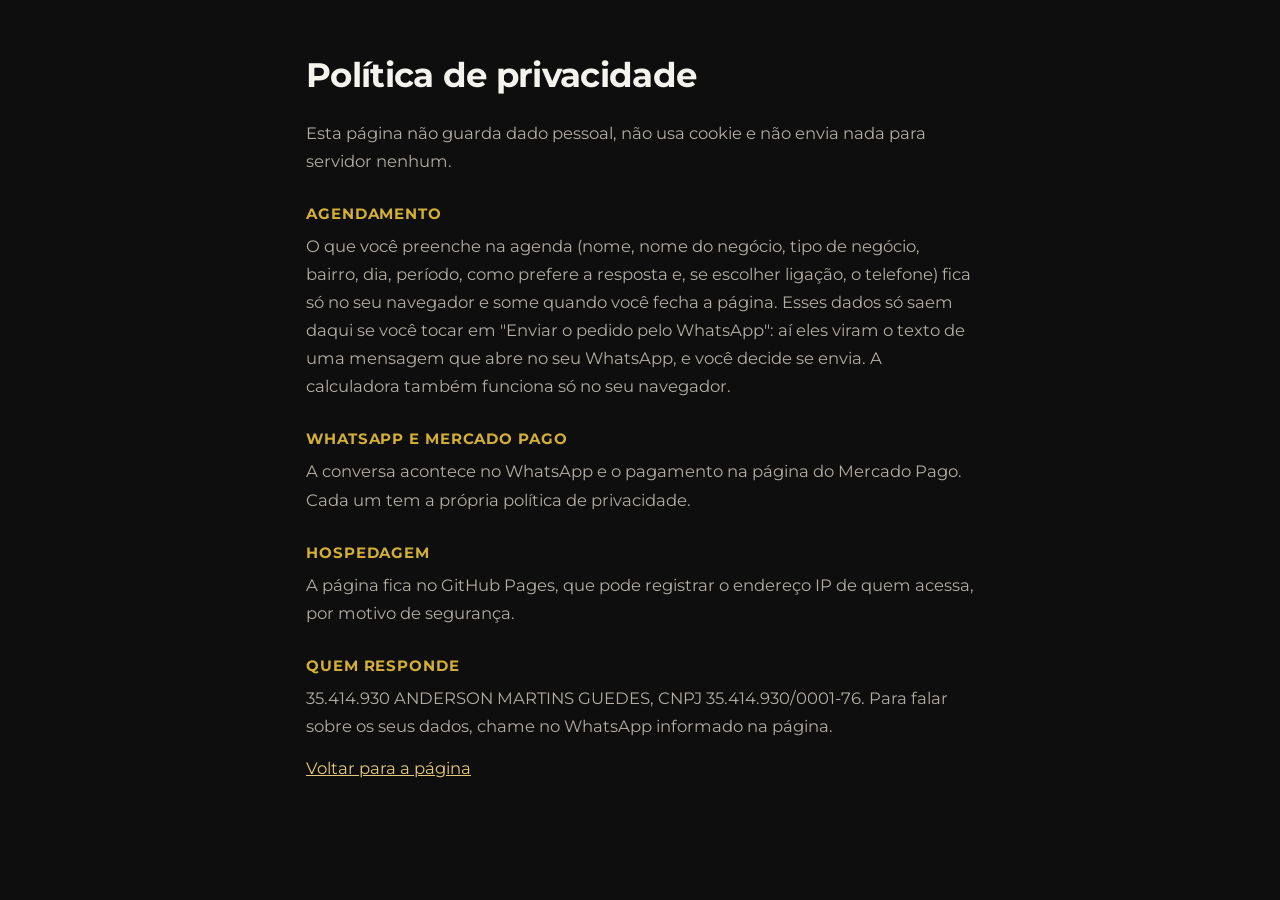
<file: privacidade.html>
<!doctype html>
<html lang="pt-BR">
<head>
<meta charset="utf-8">
<meta name="viewport" content="width=device-width, initial-scale=1">
<title>Política de privacidade | Raio-X da Cozinha</title>
<meta name="description" content="Esta página não guarda dado pessoal e não usa cookie.">
<meta name="robots" content="noindex">
<meta name="theme-color" content="#0E0E0E">
<link rel="icon" href="favicon.svg" type="image/svg+xml">
<link rel="stylesheet" href="css/estilo.css?v=8">
</head>
<body>
<main class="privacidade">
  <h1>Política de privacidade</h1>
  <p>Esta página não guarda dado pessoal, não usa cookie e não envia nada para servidor nenhum.</p>
  <h2>Agendamento</h2>
  <p>O que você preenche na agenda (nome, nome do negócio, tipo de negócio, bairro, dia, período, como prefere a resposta e, se escolher ligação, o telefone) fica só no seu navegador e some quando você fecha a página. Esses dados só saem daqui se você tocar em "Enviar o pedido pelo WhatsApp": aí eles viram o texto de uma mensagem que abre no seu WhatsApp, e você decide se envia. A calculadora também funciona só no seu navegador.</p>
  <h2>WhatsApp e Mercado Pago</h2>
  <p>A conversa acontece no WhatsApp e o pagamento na página do Mercado Pago. Cada um tem a própria política de privacidade.</p>
  <h2>Hospedagem</h2>
  <p>A página fica no GitHub Pages, que pode registrar o endereço IP de quem acessa, por motivo de segurança.</p>
  <h2>Quem responde</h2>
  <p>35.414.930 ANDERSON MARTINS GUEDES, CNPJ 35.414.930/0001-76. Para falar sobre os seus dados, chame no WhatsApp informado na página.</p>
  <p><a href="index.html">Voltar para a página</a></p>
</main>
</body>
</html>
</file>
<file: css/estilo.css>
/* Raio-X da Cozinha · versão 2.0 na linguagem visual ARSTARK
   Preto profundo, preto fosco e dourado metálico. Tipografia geométrica (Montserrat, uma das duas opções ARSTARK).
   Celular primeiro: as regras de cima valem para 320 px e as @media só acrescentam. */

@font-face { font-family: "Montserrat"; src: url(../fontes/montserrat-400.woff2) format("woff2"); font-weight: 400; font-display: swap; }
@font-face { font-family: "Montserrat"; src: url(../fontes/montserrat-700.woff2) format("woff2"); font-weight: 700; font-display: swap; }

:root {
  /* paleta: base da missão + acentos da paleta oficial ARSTARK */
  --preto: #0E0E0E;
  --preto-2: #151515;
  --preto-3: #1B1B1A;
  --linha: #282724;
  --linha-forte: #3A3833;
  --cinza: #8E8A83;
  --cinza-claro: #B3ADA4;
  --prata: #C0C3C8;
  --areia: #EDE8DF;
  --papel: #F5F3EE;
  --ouro: #C9A227;
  --ouro-escuro: #A98524;
  --ouro-claro: #E6C97A;
  --ambar: #B8860B;
  --ouro-arstark: #D4AF37;
  --tinta: #151515;
  --tinta-ouro: #7A5F12;
  --zap: #25D366;
  --erro: #F2A58E;
  --metal: linear-gradient(100deg, #B8860B 0%, #D4AF37 32%, #F1D891 50%, #D4AF37 68%, #A98524 100%);
  --borda-ouro: rgba(212, 175, 55, .32);
  --vidro: linear-gradient(180deg, rgba(255, 255, 255, .035), rgba(255, 255, 255, 0) 60%);

  --texto: "Montserrat", "Segoe UI", system-ui, sans-serif;
  --margem: 20px;
  --largura: 1240px;
  --bloco: 88px;
  --raio: 10px;
  --curva: cubic-bezier(.22, .8, .2, 1);
  --cabecalho: 64px;
}

/* Base */
*, *::before, *::after { box-sizing: border-box; }
html { -webkit-text-size-adjust: 100%; scroll-behavior: smooth; scroll-padding-top: calc(var(--cabecalho) + 12px); }
body { margin: 0; background: var(--preto); color: var(--areia); font: 400 16px/1.7 var(--texto); padding-bottom: 76px; overflow-x: hidden; }
img, svg { display: block; max-width: 100%; }
img { height: auto; }
a { color: inherit; }
p { margin: 0 0 14px; }
p:last-child { margin-bottom: 0; }
strong { font-weight: 700; color: var(--papel); }
h1, h2, h3, h4 { margin: 0; text-wrap: balance; }
h2 { font: 700 clamp(26px, 3.8vw, 44px)/1.14 var(--texto); color: var(--papel); letter-spacing: -.02em; }
h3 { font: 700 18px/1.35 var(--texto); color: var(--papel); letter-spacing: -.01em; }
h4 { font: 700 16px/1.35 var(--texto); color: var(--papel); }
button, input, select, textarea { font: inherit; color: inherit; }
:focus-visible { outline: 2px solid var(--ouro-claro); outline-offset: 3px; }
::selection { background: var(--ouro); color: var(--preto); }

.sprite { position: absolute; width: 1px; height: 1px; overflow: hidden; clip: rect(0 0 0 0); white-space: nowrap; }
.pular { position: absolute; left: 12px; top: -60px; z-index: 100; padding: 10px 16px; background: var(--ouro); color: var(--preto); font-weight: 700; text-decoration: none; border-radius: 4px; }
.pular:focus { top: 12px; }
.so-js { display: none; }
.js .so-js { display: revert; }
.js .so-sem-js { display: none; }

.conteudo { width: 100%; max-width: var(--largura); margin: 0 auto; padding: 0 var(--margem); }
.bloco { position: relative; padding: var(--bloco) 0; border-top: 1px solid var(--linha); }
.bloco-fundo { background: var(--preto-2); }
.legenda { font-size: 12px; line-height: 1.55; color: var(--cinza); margin-top: 18px; }
.metal { background: var(--metal); -webkit-background-clip: text; background-clip: text; color: transparent; }
.selo { display: inline-block; margin-left: 6px; padding: 1px 7px; border: 1px solid currentColor; border-radius: 3px; font: 700 9.5px/1.6 var(--texto); letter-spacing: .14em; text-transform: uppercase; color: var(--ouro); vertical-align: 2px; }

/* Rótulo de seção no estilo ARSTARK: número, texto espaçado e filetes dourados */
.rotulo { display: flex; align-items: center; gap: 12px; margin: 0 0 20px; font: 700 10.5px/1.4 var(--texto); letter-spacing: .3em; text-transform: uppercase; color: var(--cinza-claro); }
.rotulo::before { content: ""; flex: 0 0 28px; height: 1px; background: var(--metal); }
.rotulo::after { content: ""; flex: 0 1 48px; height: 1px; background: linear-gradient(90deg, var(--borda-ouro), transparent); }
.rotulo span { color: var(--ouro-arstark); letter-spacing: .12em; }
.cabeca { max-width: 780px; margin-bottom: 48px; }
.cabeca-texto { margin-top: 18px; font-size: 16.5px; color: var(--cinza-claro); max-width: 62ch; }
.cabeca-texto a { color: var(--ouro-claro); }
.subtitulo { font: 700 clamp(22px, 2.6vw, 30px)/1.2 var(--texto); letter-spacing: -.015em; margin-bottom: 10px; }
.subtitulo-lead { color: var(--cinza-claro); margin-bottom: 24px; }

/* Quadro de ícone ARSTARK: traço dourado num quadrado de canto arredondado */
.icone-quadro { display: inline-grid; place-items: center; width: 44px; height: 44px; flex: none; border: 1px solid var(--borda-ouro); border-radius: var(--raio); background: linear-gradient(160deg, rgba(212, 175, 55, .1), rgba(212, 175, 55, 0)); }
.icone-quadro svg { width: 24px; height: 24px; fill: none; stroke: var(--ouro-arstark); stroke-width: 2; stroke-linecap: round; stroke-linejoin: round; }

/* Botões */
.botao { display: inline-flex; align-items: center; justify-content: center; gap: 10px; min-height: 52px; padding: 14px 24px; border: 1px solid transparent; border-radius: 6px; font: 700 12.5px/1.25 var(--texto); letter-spacing: .1em; text-transform: uppercase; text-decoration: none; text-align: center; cursor: pointer; transition: background-position .5s var(--curva), border-color .25s var(--curva), color .25s var(--curva), transform .25s var(--curva), box-shadow .25s var(--curva); }
.botao svg { width: 20px; height: 20px; flex: none; fill: currentColor; }
.botao:active { transform: translateY(1px); }
.botao-ouro { background: linear-gradient(100deg, #B8860B, #D4AF37 40%, #E6C97A 60%, #C9A227) 0 0 / 200% 100%; color: #120F05; box-shadow: 0 10px 30px -12px rgba(212, 175, 55, .55); }
.botao-ouro:hover { background-position: 100% 0; }
.botao-linha { border-color: var(--linha-forte); color: var(--papel); background: rgba(14, 14, 14, .4); }
.botao-linha:hover { border-color: var(--ouro); color: var(--ouro-claro); }
.botao-zap { background: var(--zap); color: #06240F; }
.botao-zap:hover { background: #3BE07A; }
.botao-largo { width: 100%; }
.cta-meio { margin-top: 32px; }

/* Cabeçalho */
.cabecalho { position: sticky; top: 0; z-index: 40; background: rgba(14, 14, 14, .82); backdrop-filter: blur(14px); -webkit-backdrop-filter: blur(14px); border-bottom: 1px solid var(--linha); }
.cabecalho::after { content: ""; position: absolute; left: 0; right: 0; bottom: -1px; height: 1px; background: linear-gradient(90deg, transparent, var(--borda-ouro), transparent); }
.cabecalho-linha { display: flex; align-items: center; justify-content: space-between; min-height: var(--cabecalho); gap: 16px; }
.marca { display: flex; align-items: center; gap: 10px; text-decoration: none; }
.marca-alvo { width: 26px; height: 26px; fill: none; stroke: var(--ouro-arstark); stroke-width: 1.6; }
.marca-texto b { display: block; font: 700 13px/1.1 var(--texto); letter-spacing: .2em; text-transform: uppercase; color: var(--papel); }
.marca-texto small { display: none; margin-top: 3px; font: 400 10.5px/1.2 var(--texto); letter-spacing: .08em; color: var(--cinza); }
.menu-botao { display: inline-flex; align-items: center; gap: 8px; min-height: 44px; padding: 0 14px; background: none; border: 1px solid var(--linha-forte); border-radius: 6px; font: 700 11px/1 var(--texto); letter-spacing: .2em; text-transform: uppercase; cursor: pointer; }
.menu-botao svg { width: 18px; height: 18px; fill: none; stroke: var(--ouro-arstark); stroke-width: 1.6; stroke-linecap: round; }
.menu { display: none; }
.menu.aberto { display: flex; flex-direction: column; position: absolute; left: 0; right: 0; top: 100%; padding: 8px var(--margem) 24px; background: var(--preto); border-bottom: 1px solid var(--linha); }
.menu a { padding: 14px 0; border-bottom: 1px solid var(--linha); font: 700 18px/1.2 var(--texto); letter-spacing: -.01em; color: var(--papel); text-decoration: none; }
.menu a:hover { color: var(--ouro-claro); }
.menu .menu-agendar { margin-top: 16px; border: 0; border-radius: 6px; padding: 15px; background: var(--metal); color: #120F05; font-size: 12.5px; letter-spacing: .12em; text-transform: uppercase; text-align: center; }
html:not(.js) .menu { display: flex; flex-wrap: wrap; gap: 0 16px; position: static; }
html:not(.js) .menu-botao { display: none; }

/* 1 · Topo */
.heroi { position: relative; padding: 36px 0 56px; overflow: hidden; background:
  radial-gradient(ellipse 60% 55% at 80% 35%, rgba(212, 175, 55, .08), transparent 70%),
  radial-gradient(ellipse 80% 40% at 50% 120%, rgba(184, 134, 11, .12), transparent 70%), var(--preto); }
.heroi-grade { display: grid; gap: 40px; }
.heroi h1 { margin: 0; }
.heroi-marca { display: block; font: 700 clamp(32px, 9vw, 70px)/1 var(--texto); letter-spacing: .02em; text-transform: uppercase; padding-bottom: 6px; }
.heroi-frase { display: block; margin-top: 12px; font: 400 clamp(22px, 5.2vw, 38px)/1.2 var(--texto); letter-spacing: -.02em; color: var(--papel); }
.heroi-chamada { margin: 24px 0 10px; font: 700 clamp(17px, 1.6vw, 20px)/1.45 var(--texto); color: var(--areia); max-width: 40ch; }
.heroi-apoio { color: var(--cinza-claro); max-width: 54ch; }
.heroi-botoes { display: grid; gap: 12px; margin: 28px 0 30px; }
.heroi-fatos { display: grid; grid-template-columns: repeat(2, minmax(0, 1fr)); margin: 0; border: 1px solid var(--linha); border-radius: var(--raio); background: var(--vidro); overflow: hidden; }
.heroi-fatos div { padding: 14px 16px; border-top: 1px solid var(--linha); }
.heroi-fatos div:nth-child(-n+2) { border-top: 0; }
.heroi-fatos div:nth-child(even) { border-left: 1px solid var(--linha); }
.heroi-fatos dt { font: 700 9.5px/1.4 var(--texto); letter-spacing: .14em; text-transform: uppercase; color: var(--cinza); }
.heroi-fatos dd { margin: 4px 0 0; font: 700 24px/1.1 var(--texto); letter-spacing: -.02em; color: var(--ouro-claro); white-space: nowrap; }
.heroi-fatos small { font: 400 12px var(--texto); letter-spacing: 0; color: var(--cinza-claro); }
.autoridade { display: flex; align-items: center; gap: 14px; margin-top: 22px; }
.autoridade img { width: 52px; height: 52px; flex: none; border-radius: 50%; object-fit: cover; filter: grayscale(1); border: 1px solid var(--borda-ouro); }
.autoridade p { margin: 0; font-size: 13.5px; line-height: 1.55; color: var(--cinza-claro); }
.autoridade a { color: var(--ouro-claro); font-weight: 700; white-space: nowrap; text-underline-offset: 4px; }

.heroi-foto { margin: 0; }
.heroi-quadro { position: relative; aspect-ratio: 662 / 720; overflow: hidden; border: 1px solid var(--borda-ouro); border-radius: var(--raio); background: var(--preto-2); box-shadow: 0 40px 80px -40px rgba(0, 0, 0, .9); }
.heroi-quadro img { width: 100%; height: 100%; object-fit: cover; }
.heroi-quadro::after { content: ""; position: absolute; inset: 0; background: linear-gradient(180deg, rgba(14,14,14,.25), transparent 30%, transparent 70%, rgba(14,14,14,.55)); pointer-events: none; }
.heroi-planta { position: absolute; inset: 0; width: 100%; height: 100%; z-index: 1; }
.heroi-foto figcaption { margin-top: 12px; font-size: 12px; color: var(--cinza); }
.cota path, .canto { fill: none; stroke: var(--ouro-arstark); stroke-width: 1.2; opacity: .8; }
.cota-texto { font: 700 10px var(--texto); letter-spacing: .3em; fill: var(--prata); }
.guia { fill: none; stroke: var(--ouro-claro); stroke-width: 1.2; stroke-dasharray: 3 4; opacity: .9; }
.inspecao .ponto { fill: var(--ouro-claro); }
.inspecao .anel { fill: rgba(14, 14, 14, .35); stroke: var(--ouro-claro); stroke-width: 1.4; }
.inspecao text { font: 700 15px var(--texto); letter-spacing: .14em; fill: var(--papel); paint-order: stroke; stroke: rgba(14,14,14,.85); stroke-width: 5px; }
.feixe { opacity: 0; }
@media (prefers-reduced-motion: no-preference) {
  .js .inspecao { opacity: 0; animation: surgir .8s var(--curva) forwards; animation-delay: calc(.5s + var(--i) * .22s); }
  .js .inspecao .anel { transform-box: fill-box; transform-origin: center; animation: pulso 3.6s ease-in-out infinite; animation-delay: calc(var(--i) * .7s); }
  .js .feixe { animation: varrer 7s ease-in-out 1.2s infinite; }
}
@keyframes surgir { to { opacity: 1; } }
@keyframes pulso { 0%, 100% { transform: scale(1); opacity: 1; } 50% { transform: scale(1.18); opacity: .55; } }
@keyframes varrer { 0% { opacity: 0; transform: translateY(0); } 10% { opacity: 1; } 80% { opacity: 1; } 100% { opacity: 0; transform: translateY(840px); } }

/* 2 · O problema invisível: faixa de foto e texto sobre ela */
.problema { position: relative; padding: 0 0 72px; border-top: 1px solid var(--linha); background: var(--preto-2); overflow: hidden; }
.problema-cena { position: relative; height: 220px; }
.problema-cena img { width: 100%; height: 100%; object-fit: cover; object-position: 70% 50%; }
.problema-cena::after { content: ""; position: absolute; inset: 0; background: linear-gradient(180deg, rgba(21,21,21,.1) 0%, rgba(21,21,21,.6) 60%, var(--preto-2) 100%), linear-gradient(90deg, rgba(21,21,21,.8), transparent 60%); }
.problema-grade { position: relative; display: grid; gap: 24px; margin-top: -48px; }
.problema-abre { font: 700 clamp(18px, 2vw, 22px)/1.45 var(--texto); color: var(--areia); }
.problema-texto p { color: var(--cinza-claro); }
.problema-texto .problema-abre { color: var(--areia); }
.problema blockquote { margin: 26px 0 0; padding: 18px 0 0 18px; border-left: 1px solid var(--ouro-arstark); font: 700 17px/1.5 var(--texto); color: var(--papel); }
.problema .legenda { margin-top: 28px; }

/* 3 · As cinco fontes */
.areas { list-style: none; margin: 0; padding: 0; display: grid; gap: 20px; }
.area { display: grid; overflow: hidden; border: 1px solid var(--linha); border-radius: var(--raio); background: var(--preto-2); transition: border-color .4s var(--curva); }
.area:hover { border-color: var(--borda-ouro); }
.area-foto { position: relative; margin: 0; aspect-ratio: 16 / 10; overflow: hidden; background: var(--preto-3); }
.area-foto img { width: 100%; height: 100%; object-fit: cover; filter: saturate(.94); transition: transform 1.2s var(--curva), filter .6s var(--curva); }
.area:hover .area-foto img { transform: scale(1.03); filter: saturate(1); }
.area-foto .foco-60 { object-position: 58% 50%; }
.area-foto picture { display: contents; }
.area-foto .foco-compras { object-position: 58% 50%; }
/* cartões das fontes lado a lado só a partir de 1024 px; no tablet a foto fica em cima, como no celular */
@media (min-width: 1024px) {
  .area { grid-template-columns: minmax(0, 5fr) minmax(0, 7fr); }
  .area-foto { aspect-ratio: auto; min-height: 100%; }
  .area:nth-child(even) { grid-template-columns: minmax(0, 7fr) minmax(0, 5fr); }
  .area:nth-child(even) .area-foto { order: 2; }
  .area-foto .foco-compras { object-position: 88% 50%; }
}
.area-foto .foco-direita { object-position: 80% 50%; }
.area-foto::after { content: ""; position: absolute; inset: 0; background: linear-gradient(180deg, transparent 50%, rgba(14,14,14,.75)); }
.area-foto figcaption { position: absolute; z-index: 1; left: 16px; bottom: 14px; display: flex; align-items: baseline; gap: 10px; font: 700 11px/1 var(--texto); letter-spacing: .26em; text-transform: uppercase; color: var(--papel); }
.area-foto figcaption span { font: 700 34px/1 var(--texto); letter-spacing: -.03em; }
.area-corpo { padding: 24px 20px 26px; }
.area-numero { display: flex; align-items: center; gap: 12px; margin: 0 0 14px; font: 700 10.5px/1.3 var(--texto); letter-spacing: .24em; text-transform: uppercase; color: var(--ouro-arstark); }
.area h3 { font: 700 clamp(22px, 2.6vw, 30px)/1.15 var(--texto); letter-spacing: -.02em; margin-bottom: 12px; }
.area-problema { color: var(--cinza-claro); font-size: 15px; }
.area-ficha { margin: 18px 0 0; display: grid; gap: 0; border-top: 1px solid var(--linha); }
.area-ficha div { display: grid; gap: 2px; padding: 12px 0; border-bottom: 1px solid var(--linha); }
.area-ficha dt { font: 700 10px/1.4 var(--texto); letter-spacing: .2em; text-transform: uppercase; color: var(--ouro-arstark); }
.area-ficha dd { margin: 0; font-size: 14.5px; color: var(--areia); }
.frase-destaque { margin-top: 40px; font: 700 clamp(20px, 2.4vw, 28px)/1.3 var(--texto); letter-spacing: -.015em; max-width: 30ch; color: var(--papel); }

/* Cabeça com foto ao lado */
.cabeca-cena { max-width: none; display: grid; gap: 28px; }
.cena-lateral { margin: 0; }
.cena-lateral img { width: 100%; aspect-ratio: 16 / 9; object-fit: cover; border: 1px solid var(--borda-ouro); border-radius: var(--raio); }
.cena-lateral figcaption { margin-top: 8px; font-size: 12px; color: var(--cinza); }

/* 4 · Simulador e exemplo */
.conta-grade { display: grid; gap: 28px; }
.calc { position: relative; padding: 28px 20px; background: var(--vidro), var(--preto); border: 1px solid var(--borda-ouro); border-radius: var(--raio); }
.calc h3 { display: flex; align-items: center; gap: 10px; font: 700 11px/1 var(--texto); letter-spacing: .26em; text-transform: uppercase; color: var(--ouro-arstark); margin-bottom: 24px; }
.calc h3::before { content: ""; width: 8px; height: 8px; border-radius: 50%; background: var(--ouro-arstark); box-shadow: 0 0 0 4px rgba(212, 175, 55, .15); }
.calc-campo { margin-bottom: 26px; }
.calc-campo label { display: flex; justify-content: space-between; gap: 12px; align-items: baseline; font-weight: 700; font-size: 14.5px; color: var(--papel); margin-bottom: 10px; }
.calc-campo output { font: 700 26px/1 var(--texto); color: var(--ouro-claro); }
.calc-valor { display: flex; align-items: baseline; gap: 10px; padding: 6px 0 8px; border-bottom: 1px solid var(--linha-forte); margin-bottom: 14px; color: var(--cinza-claro); }
.calc-valor input { width: 100%; min-width: 0; padding: 0; background: none; border: 0; font: 700 40px/1.1 var(--texto); letter-spacing: -.02em; color: var(--papel); -moz-appearance: textfield; appearance: textfield; }
.calc-valor input::-webkit-outer-spin-button, .calc-valor input::-webkit-inner-spin-button { -webkit-appearance: none; margin: 0; }
.calc-valor input:focus-visible { outline: none; }
.calc-valor:focus-within { border-bottom-color: var(--ouro); }
.calc-ajuda { font-size: 13px; color: var(--cinza); margin-top: 10px; }
.calc-faixa { width: 100%; height: 28px; margin: 0; background: none; -webkit-appearance: none; appearance: none; cursor: pointer; }
.calc-faixa::-webkit-slider-runnable-track { height: 2px; background: linear-gradient(90deg, var(--ouro-arstark) var(--p, 10%), var(--linha-forte) var(--p, 10%)); }
.calc-faixa::-moz-range-track { height: 2px; background: var(--linha-forte); }
.calc-faixa::-moz-range-progress { height: 2px; background: var(--ouro-arstark); }
.calc-faixa::-webkit-slider-thumb { -webkit-appearance: none; width: 22px; height: 22px; margin-top: -10px; border-radius: 50%; background: var(--preto); border: 2px solid var(--ouro-arstark); }
.calc-faixa::-moz-range-thumb { width: 18px; height: 18px; border-radius: 50%; background: var(--preto); border: 2px solid var(--ouro-arstark); }
.calc-saida { display: grid; grid-template-columns: 1fr 1fr; gap: 0; margin: 0 0 20px; border-top: 1px solid var(--linha-forte); }
.calc-saida div { padding: 16px 0; border-bottom: 1px solid var(--linha); min-width: 0; }
.calc-saida div:nth-child(3) { grid-column: 1 / -1; display: flex; justify-content: space-between; align-items: baseline; }
.calc-saida div:nth-child(2) { padding-left: 16px; border-left: 1px solid var(--linha); }
.calc-saida dt { font: 700 10px/1.4 var(--texto); letter-spacing: .18em; text-transform: uppercase; color: var(--cinza); }
.calc-saida dd { margin: 4px 0 0; font: 700 clamp(20px, 6vw, 26px)/1.1 var(--texto); letter-spacing: -.02em; color: var(--papel); white-space: nowrap; }
.calc-saida .calc-mes dd { font-size: clamp(24px, 7vw, 34px); background: var(--metal); -webkit-background-clip: text; background-clip: text; color: transparent; }
.calc-grafico { margin: 0 0 16px; }
.calc-grafico svg { width: 100%; height: auto; overflow: visible; }
.calc-grafico rect { fill: var(--linha-forte); }
.calc-grafico rect.passou { fill: var(--ouro-arstark); }
.calc-linha-raiox { stroke: var(--prata); stroke-width: 1; stroke-dasharray: 4 4; }
.calc-linha-texto { font: 700 9px var(--texto); letter-spacing: .1em; fill: var(--areia); paint-order: stroke; stroke: var(--preto); stroke-width: 4px; }
.calc-grafico figcaption { margin-top: 10px; font-size: 12px; color: var(--cinza); }
.calc-nota { font-size: 14.5px; color: var(--areia); }
.calc-aviso { margin-top: 12px; padding-top: 12px; border-top: 1px solid var(--linha); font-size: 12.5px; color: var(--cinza); }

.exemplo { display: grid; gap: 28px; align-content: start; }
.exemplo figure { margin: 0; }
.exemplo-titulo { font: 700 11px/1.5 var(--texto); letter-spacing: .18em; text-transform: uppercase; color: var(--areia); margin-bottom: 16px; }
.exemplo-cem { display: grid; gap: 20px; align-items: center; }
.exemplo-cem > svg { width: 180px; justify-self: center; }
.cem-valor { font: 700 24px var(--texto); fill: var(--papel); }
.cem-rotulo { font: 400 11px var(--texto); fill: var(--cinza-claro); }
.cem-legenda { list-style: none; margin: 0; padding: 0; }
.cem-legenda li { display: flex; align-items: center; gap: 10px; padding: 7px 0; border-bottom: 1px solid var(--linha); font-size: 14px; color: var(--cinza-claro); }
.cem-legenda i { width: 10px; height: 10px; flex: none; border-radius: 2px; }
.cem-legenda b { margin-left: auto; color: var(--papel); font-variant-numeric: tabular-nums; }
.cem-legenda .cem-fuga, .cem-legenda .cem-fuga b { color: var(--ouro-claro); }
.perdas { list-style: none; margin: 0; padding: 0; }
.perdas li { display: grid; grid-template-columns: 1fr auto; gap: 6px 12px; padding: 10px 0; font-size: 14px; color: var(--cinza-claro); }
.perdas b { color: var(--papel); font-variant-numeric: tabular-nums; }
.perdas i { grid-column: 1 / -1; height: 3px; border-radius: 2px; background: linear-gradient(90deg, var(--ouro-arstark) var(--v), var(--linha) var(--v)); }
.perdas-total { display: grid; grid-template-columns: 1fr 1fr; margin-top: 16px; border-top: 1px solid var(--linha-forte); }
.perdas-total div { padding-top: 14px; }
.perdas-total div + div { padding-left: 16px; border-left: 1px solid var(--linha); }
.perdas-total span { display: block; font: 700 10px/1.4 var(--texto); letter-spacing: .16em; text-transform: uppercase; color: var(--cinza); }
.perdas-total b { font: 700 26px/1.3 var(--texto); letter-spacing: -.02em; color: var(--papel); }
.perdas-total .ouro { color: var(--ouro-claro); }
.exemplo-frase { margin-top: 16px; font-size: 14px; color: var(--cinza-claro); }

/* 5 · Como funciona */
.fases { list-style: none; margin: 0; padding: 0; display: grid; gap: 0; }
.fase { position: relative; padding: 0 0 8px 22px; border-left: 1px solid var(--linha-forte); }
.fase::before { content: ""; position: absolute; left: -5px; top: 2px; width: 9px; height: 9px; background: var(--preto); border: 1px solid var(--ouro-arstark); transform: rotate(45deg); }
.fase-visita::before { background: var(--ouro-arstark); }
.fase-nome { margin: 0 0 18px; font: 700 10.5px/1.4 var(--texto); letter-spacing: .22em; text-transform: uppercase; color: var(--ouro-arstark); }
.etapas { list-style: none; margin: 0 0 28px; padding: 0; display: grid; gap: 12px; }
.etapa { padding: 20px; background: var(--vidro), var(--preto-2); border: 1px solid var(--linha); border-radius: var(--raio); transition: border-color .3s var(--curva); }
.etapa:hover { border-color: var(--borda-ouro); }
.etapa > b { display: block; font: 700 28px/1 var(--texto); letter-spacing: -.03em; margin-bottom: 12px; background: var(--metal); -webkit-background-clip: text; background-clip: text; color: transparent; }
.etapa h3 { margin-bottom: 8px; font-size: 16.5px; }
.etapa p { font-size: 14.5px; color: var(--cinza-claro); }
.nota-prazo { margin-top: 8px; font-size: 13.5px; color: var(--cinza); max-width: 70ch; }

.visita { margin-top: 64px; padding-top: 48px; border-top: 1px solid var(--linha); }
.visita-titulo { font: 700 clamp(22px, 2.6vw, 30px)/1.2 var(--texto); letter-spacing: -.015em; margin-bottom: 10px; }
.visita-lead { color: var(--cinza-claro); margin-bottom: 24px; }
.visita-interativa { display: grid; gap: 16px; }
.rota-cartao { padding: 20px; background: var(--vidro), var(--preto-2); border: 1px solid var(--borda-ouro); border-radius: var(--raio); min-height: 210px; }
.rota-cartao-rotulo { font: 700 10.5px/1.4 var(--texto); letter-spacing: .2em; text-transform: uppercase; color: var(--ouro-arstark); }
.rota-titulo, .rota-cartao .rota-titulo { font: 700 20px/1.25 var(--texto); color: var(--papel); letter-spacing: -.01em; }
.rota-cartao p { font-size: 14.5px; }
.rota-recebe { color: var(--areia); }
.rota-tour { margin-top: 8px; min-height: 44px; padding: 0 16px; background: none; border: 1px solid var(--ouro); border-radius: 6px; color: var(--ouro-claro); font: 700 11px/1 var(--texto); letter-spacing: .16em; text-transform: uppercase; cursor: pointer; }
.rota-tour:hover { background: rgba(212, 175, 55, .1); }
.planta { margin: 0; }
.planta svg { width: 100%; height: auto; border: 1px solid var(--linha); border-radius: var(--raio); }
.zona { fill: none; }
.planta-parede { fill: none; stroke: var(--prata); stroke-width: 3; opacity: .6; }
.tr { fill: none; stroke: var(--prata); stroke-width: 1.6; opacity: .45; }
.tr-fino { stroke-width: 1; }
.planta-rastro { fill: none; stroke: var(--linha-forte); stroke-width: 2; stroke-dasharray: 4 6; }
.planta-feito { fill: none; stroke: var(--ouro-arstark); stroke-width: 2.5; }
.planta-rotulo text { font: 700 10px var(--texto); letter-spacing: .14em; fill: var(--cinza); text-anchor: middle; }
.parada { cursor: pointer; }
.parada .anel { fill: none; stroke: var(--ouro-arstark); stroke-width: 1; opacity: .5; }
.parada .miolo { fill: var(--preto); stroke: var(--ouro-arstark); stroke-width: 1.6; transition: fill .3s; }
.parada text { font: 700 14px var(--texto); fill: var(--ouro-claro); text-anchor: middle; pointer-events: none; }
.parada.feita .miolo { fill: #2A2410; }
.parada.ativa .miolo, .parada:hover .miolo { fill: var(--ouro-arstark); }
.parada.ativa text, .parada:hover text { fill: var(--preto); }
.parada:focus-visible { outline: none; }
.parada:focus-visible .anel { stroke-width: 3; opacity: 1; }
.boneco-corpo { fill: none; stroke: var(--papel); stroke-width: 2; stroke-linecap: round; }
.boneco-corpo circle { fill: var(--papel); }
.boneco-corpo rect { fill: var(--ouro-arstark); stroke: none; }
.boneco-sombra { fill: rgba(0, 0, 0, .5); }
.boneco.andando .boneco-corpo { animation: passo .38s ease-in-out infinite alternate; }
@keyframes passo { to { transform: translateY(-2px); } }
.rota-legenda { list-style: none; margin: 16px 0 0; padding: 0; display: grid; grid-template-columns: repeat(2, 1fr); gap: 8px; }
.rota-legenda button { display: flex; align-items: center; gap: 10px; width: 100%; min-height: 48px; padding: 8px 12px; background: var(--preto-2); border: 1px solid var(--linha); border-radius: 6px; text-align: left; font-size: 13.5px; cursor: pointer; transition: border-color .2s; }
.rota-legenda button b { font: 700 16px/1 var(--texto); color: var(--ouro-arstark); }
.rota-legenda button[aria-pressed="true"] { border-color: var(--ouro-arstark); }
.rota-detalhe { display: none; }
html:not(.js) .rota-legenda { grid-template-columns: 1fr; }
html:not(.js) .rota-detalhe { display: block; padding: 12px; font-size: 14px; color: var(--cinza-claro); }

/* 6 · O que eu investigo */
.investiga { display: grid; gap: 20px; }
.investiga-dados { display: grid; gap: 12px; }
.investiga-dados article { display: grid; grid-template-columns: auto 1fr; gap: 4px 16px; padding: 20px; border: 1px solid var(--linha); border-radius: var(--raio); background: var(--vidro), var(--preto); }
.investiga-dados .icone-quadro { grid-row: span 2; }
.investiga-dados p { grid-column: 2; font-size: 14.5px; color: var(--cinza-claro); }
.cinco-numeros { padding: 26px 22px; border: 1px solid var(--borda-ouro); border-radius: var(--raio); background: var(--vidro), var(--preto); }
.cinco-numeros h3 { margin-bottom: 16px; }
.cinco-numeros ol { list-style: none; margin: 0; padding: 0; counter-reset: num; }
.cinco-numeros li { counter-increment: num; display: grid; grid-template-columns: 44px 1fr; gap: 2px 12px; padding: 14px 0; border-top: 1px solid var(--linha); }
.cinco-numeros li::before { content: counter(num, decimal-leading-zero); grid-row: span 2; font: 700 22px/1 var(--texto); letter-spacing: -.03em; background: var(--metal); -webkit-background-clip: text; background-clip: text; color: transparent; }
.cinco-numeros b { color: var(--papel); }
.cinco-numeros span { font-size: 14px; color: var(--cinza-claro); }

/* 7 · Leitor do relatório */
.leitor { display: grid; gap: 20px; }
.leitor-indice { list-style: none; margin: 0 calc(var(--margem) * -1); padding: 0 var(--margem) 4px; display: flex; gap: 8px; overflow-x: auto; scrollbar-width: none; }
.leitor-indice::-webkit-scrollbar { display: none; }
.leitor-indice button { display: flex; align-items: baseline; gap: 8px; white-space: nowrap; min-height: 44px; padding: 10px 14px; background: none; border: 1px solid var(--linha); border-radius: 6px; font-size: 13px; color: var(--cinza-claro); cursor: pointer; transition: border-color .2s, color .2s; text-align: left; }
.leitor-indice b { font: 700 13px/1 var(--texto); color: var(--cinza); }
.leitor-indice button:hover { color: var(--papel); border-color: var(--linha-forte); }
.leitor-indice button[aria-current="true"] { border-color: var(--ouro-arstark); color: var(--papel); }
.leitor-indice button[aria-current="true"] b { color: var(--ouro-arstark); }
.leitor-palco { min-width: 0; }
.folhas { display: flex; align-items: flex-start; gap: 16px; transition: height .35s var(--curva); overflow-x: auto; scroll-snap-type: x mandatory; scroll-behavior: smooth; padding: 4px 2px 18px; scrollbar-width: thin; scrollbar-color: var(--linha-forte) transparent; }
.folhas:focus-visible { outline-offset: -2px; }
.pagina { flex: 0 0 100%; scroll-snap-align: center; padding: 22px 20px 26px; background: var(--papel); color: var(--tinta); font-size: 13.5px; line-height: 1.55; border-radius: 4px; box-shadow: 0 30px 60px -30px rgba(0, 0, 0, .8), 0 0 0 1px rgba(0,0,0,.2); position: relative; }
.pagina::before { content: ""; position: absolute; left: 0; right: 0; top: 0; height: 4px; border-radius: 4px 4px 0 0; background: var(--metal); }
.pagina p { margin-bottom: 10px; }
.pagina strong { color: var(--tinta); }
.pagina-topo { display: flex; justify-content: space-between; gap: 12px; padding-bottom: 10px; border-bottom: 2px solid var(--tinta); font: 700 10px/1.3 var(--texto); letter-spacing: .18em; text-transform: uppercase; }
.pagina-topo span { color: #5E594F; letter-spacing: .1em; text-align: right; }
.pagina-demo { display: inline-block; margin: 12px 0 14px; padding: 2px 8px; border: 1px solid var(--tinta-ouro); border-radius: 3px; color: var(--tinta-ouro); font: 700 9.5px/1.6 var(--texto); letter-spacing: .16em; text-transform: uppercase; }
.pagina-casa { font-size: 12px; color: #5E594F; }
.pagina-titulo { font: 700 21px/1.2 var(--texto); letter-spacing: -.02em; color: var(--tinta); margin-bottom: 16px; }
.pagina .pagina-rotulo { margin-top: 14px; font: 700 10px/1.4 var(--texto); letter-spacing: .18em; text-transform: uppercase; color: var(--tinta-ouro); }
.pagina .pagina-grande { font: 700 clamp(34px, 10vw, 46px)/1 var(--texto); letter-spacing: -.03em; color: var(--tinta); margin: 4px 0 6px; }
.pagina-grande small, .pagina-media small { font: 400 13px var(--texto); letter-spacing: 0; color: #5E594F; }
.pagina-sub { color: #5E594F; }
.pagina-numeros, .pagina-kpis, .pagina-linha { margin: 16px 0 0; }
.pagina-numeros div, .pagina-linha div { display: flex; justify-content: space-between; gap: 12px; padding: 8px 0; border-top: 1px solid #D8D2C6; }
.pagina-numeros dt, .pagina-linha dt { color: #4A463F; }
.pagina-numeros dd, .pagina-linha dd { margin: 0; font-weight: 700; text-align: right; font-variant-numeric: tabular-nums; }
.pagina-kpis { display: grid; grid-template-columns: 1fr 1fr; gap: 1px; background: #D8D2C6; border: 1px solid #D8D2C6; margin-bottom: 16px; }
.pagina-kpis div { padding: 12px; background: var(--papel); min-width: 0; }
.pagina-kpis dt { font: 700 9.5px/1.4 var(--texto); letter-spacing: .12em; text-transform: uppercase; color: #5E594F; }
.pagina-kpis dd { margin: 4px 0 0; font: 700 clamp(17px, 5vw, 22px)/1.15 var(--texto); letter-spacing: -.02em; color: var(--tinta); }
.pagina-grafico { width: 100%; height: auto; margin: 8px 0; }
.pagina-grafico text { font: 400 10.5px var(--texto); fill: #4A463F; }
.pagina-grafico .g-forte { font-weight: 700; fill: var(--tinta-ouro); }
.g-eixo { fill: none; stroke: #4A463F; stroke-width: 1.2; }
.g-tracejada { fill: none; stroke: #8C877F; stroke-width: 1; stroke-dasharray: 4 4; }
.g-cinza { fill: none; stroke: #8C877F; stroke-width: 2; }
.g-linha { fill: none; stroke: var(--ouro-escuro); stroke-width: 2.5; }
.g-ponto { fill: var(--papel); stroke: var(--ouro-escuro); stroke-width: 2.5; }
.pagina-nota { margin-top: 12px; font-size: 11.5px; color: #5E594F; }
.pagina .pagina-nota-topo { margin-top: 0; }
.pagina-tabela { width: 100%; border-collapse: collapse; font-size: 12px; font-variant-numeric: tabular-nums; }
.pagina-tabela th { padding: 6px 4px; border-bottom: 1px solid var(--tinta); font: 700 9.5px/1.3 var(--texto); letter-spacing: .1em; text-transform: uppercase; text-align: right; }
.pagina-tabela td { padding: 6px 4px; border-bottom: 1px solid #D8D2C6; text-align: right; }
.pagina-tabela th:first-child, .pagina-tabela td:first-child { text-align: left; }
.pagina-abc, .pagina-barras { list-style: none; margin: 8px 0 0; padding: 0; }
.pagina-abc li, .pagina-barras li { display: grid; grid-template-columns: 6.5em 1fr auto; align-items: center; gap: 10px; padding: 4px 0; font-size: 12px; }
.pagina-barras li { grid-template-columns: 9.5em 1fr auto; }
.pagina-abc i, .pagina-barras i { height: 8px; border-radius: 2px; background: linear-gradient(90deg, var(--ouro-escuro) var(--v), #E3DED3 var(--v)); }
.pagina-abc li.b i { background: linear-gradient(90deg, #8C877F var(--v), #E3DED3 var(--v)); }
.pagina-abc li.c i { background: linear-gradient(90deg, #B9B3A8 var(--v), #E3DED3 var(--v)); }
.pagina-abc b, .pagina-barras b { font-variant-numeric: tabular-nums; }
.pagina-bloco { padding: 14px 0; border-top: 1px solid #D8D2C6; }
.pagina-bloco .pagina-rotulo { margin-top: 0; }
.pagina .pagina-media { font: 700 30px/1 var(--texto); letter-spacing: -.03em; color: var(--tinta); margin: 4px 0 8px; }
.pagina-como { font-size: 12px; color: #5E594F; }
.pagina-porcao { display: grid; grid-template-columns: 1fr 1fr; gap: 1px; background: #D8D2C6; border: 1px solid #D8D2C6; margin-bottom: 8px; }
.pagina-porcao div { padding: 12px; background: var(--papel); }
.pagina-porcao span { display: block; font: 700 9.5px/1.4 var(--texto); letter-spacing: .12em; text-transform: uppercase; color: #5E594F; }
.pagina-porcao b { font: 700 28px/1.15 var(--texto); letter-spacing: -.03em; }
.pagina-porcao .medido b { color: var(--tinta-ouro); }
.pagina-lista, .pagina-plano { list-style: none; margin: 0; padding: 0; counter-reset: item; }
.pagina-lista li, .pagina-plano li { counter-increment: item; display: grid; grid-template-columns: 30px 1fr; gap: 2px 8px; padding: 10px 0; border-top: 1px solid #D8D2C6; }
.pagina-lista li::before, .pagina-plano li::before { content: counter(item, decimal-leading-zero); grid-row: span 3; font: 700 15px/1.2 var(--texto); color: var(--tinta-ouro); }
.pagina-lista span, .pagina-plano span { font-size: 12px; color: #4A463F; }
.pagina-plano span { font-weight: 700; color: var(--tinta); }
.pagina-plano i { font-size: 11.5px; color: #5E594F; font-style: normal; }
.leitor-controles { align-items: center; gap: 10px; flex-wrap: wrap; }
.js .leitor-controles { display: flex; }
.leitor-seta { display: grid; place-items: center; width: 48px; height: 48px; background: none; border: 1px solid var(--linha-forte); border-radius: 6px; cursor: pointer; transition: border-color .2s; }
.leitor-seta:hover { border-color: var(--ouro); }
.leitor-seta svg { width: 20px; height: 20px; fill: none; stroke: var(--ouro-arstark); stroke-width: 1.8; stroke-linecap: round; stroke-linejoin: round; }
.leitor-seta[data-passo="-1"] svg { transform: scaleX(-1); }
.leitor-seta:disabled { opacity: .35; cursor: default; }
.leitor-contador { margin: 0; min-width: 56px; text-align: center; font: 700 16px/1 var(--texto); color: var(--papel); font-variant-numeric: tabular-nums; }
.leitor-ampliar { margin-left: auto; display: inline-flex; align-items: center; gap: 8px; min-height: 48px; padding: 0 16px; background: none; border: 1px solid var(--linha-forte); border-radius: 6px; font: 700 11px/1 var(--texto); letter-spacing: .16em; text-transform: uppercase; cursor: pointer; }
.leitor-ampliar:hover { border-color: var(--ouro); color: var(--ouro-claro); }
.leitor-ampliar svg { width: 18px; height: 18px; fill: none; stroke: var(--ouro-arstark); stroke-width: 2.4; stroke-linecap: round; }
.ampliada { width: min(760px, calc(100% - 24px)); max-height: calc(100% - 24px); padding: 0; background: var(--preto); border: 1px solid var(--borda-ouro); border-radius: var(--raio); color: var(--areia); }
.ampliada::backdrop { background: rgba(8, 8, 8, .85); backdrop-filter: blur(4px); }
.ampliada-barra { position: sticky; top: 0; z-index: 1; display: flex; justify-content: space-between; align-items: center; gap: 12px; padding: 8px 8px 8px 18px; background: var(--preto); border-bottom: 1px solid var(--linha); }
.ampliada-barra p { margin: 0; font: 700 11px/1.3 var(--texto); letter-spacing: .16em; text-transform: uppercase; color: var(--cinza-claro); }
.ampliada-fechar { display: grid; place-items: center; width: 44px; height: 44px; background: none; border: 1px solid var(--linha-forte); border-radius: 6px; cursor: pointer; }
.ampliada-fechar svg { width: 18px; height: 18px; fill: none; stroke: var(--papel); stroke-width: 2; stroke-linecap: round; }
.ampliada-corpo { padding: 16px; }
.ampliada-corpo .pagina { font-size: 15px; padding: 32px 28px; box-shadow: none; }
.ampliada-corpo .pagina-grafico { max-width: 560px; margin-inline: auto; }
.ampliada-corpo .pagina-tabela, .ampliada-corpo .pagina-abc li, .ampliada-corpo .pagina-barras li { font-size: 14px; }

/* 8 · O que você recebe */
.entregas { list-style: none; margin: 0 0 64px; padding: 0; display: grid; gap: 12px; counter-reset: ent; }
.entregas li { position: relative; padding: 22px 20px; border: 1px solid var(--linha); border-radius: var(--raio); background: var(--vidro), var(--preto); }
.entregas b { display: block; margin: 14px 0 6px; font-size: 16.5px; color: var(--papel); }
.entregas p { font-size: 14.5px; color: var(--cinza-claro); }
.virada { position: relative; }
.virada-input { position: absolute; opacity: 0; pointer-events: none; }
.virada-botoes { display: inline-grid; grid-template-columns: auto auto; border: 1px solid var(--linha-forte); border-radius: 6px; overflow: hidden; margin-bottom: 16px; max-width: 100%; }
.virada-botoes label { padding: 12px 16px; min-height: 46px; font: 700 11px/1.6 var(--texto); letter-spacing: .12em; text-transform: uppercase; text-align: center; color: var(--cinza-claro); cursor: pointer; white-space: nowrap; transition: background-color .25s, color .25s; }
#v-antes:checked ~ .virada-botoes label[for="v-antes"] { background: var(--linha-forte); color: var(--papel); }
#v-depois:checked ~ .virada-botoes label[for="v-depois"] { background: var(--metal); color: #120F05; }
#v-antes:focus-visible ~ .virada-botoes label[for="v-antes"], #v-depois:focus-visible ~ .virada-botoes label[for="v-depois"] { outline: 2px solid var(--ouro-claro); outline-offset: 2px; }
.virada-painel { border: 1px solid var(--linha); border-radius: var(--raio); background: var(--preto); overflow: hidden; }
.virada-topo { display: flex; flex-wrap: wrap; justify-content: space-between; align-items: baseline; gap: 6px 16px; padding: 18px 20px; border-bottom: 1px solid var(--linha); }
.virada-topo span { font: 700 10.5px/1.4 var(--texto); letter-spacing: .18em; text-transform: uppercase; color: var(--cinza); }
.virada-topo b { font: 700 22px/1.2 var(--texto); letter-spacing: -.02em; color: var(--papel); }
.virada-linhas { list-style: none; margin: 0; padding: 0; }
.virada-linhas li { display: grid; gap: 4px; padding: 14px 20px; border-bottom: 1px solid var(--linha); font-size: 14.5px; }
.virada-area { font: 700 10.5px/1.4 var(--texto); letter-spacing: .18em; text-transform: uppercase; color: var(--cinza); }
.so-depois { display: none; }
#v-depois:checked ~ .virada-painel .so-antes { display: none; }
#v-depois:checked ~ .virada-painel .so-depois { display: block; }
#v-depois:checked ~ .virada-painel .virada-topo b { color: var(--ouro-claro); }
#v-depois:checked ~ .virada-painel .virada-linhas .so-depois { color: var(--papel); }
.virada-linhas .so-antes { color: var(--cinza-claro); }
.virada-nota { margin: 0; padding: 12px 20px; font-size: 12.5px; color: var(--cinza); }
.escada-titulo { margin-top: 64px; margin-bottom: 24px; }
.escada { list-style: none; margin: 0; padding: 0; display: grid; gap: 12px; }
.degrau { padding: 26px 22px; background: var(--vidro), var(--preto); border: 1px solid var(--linha); border-radius: var(--raio); }
.degrau-atual { border-color: var(--borda-ouro); }
.degrau-rotulo { font: 700 10.5px/1.4 var(--texto); letter-spacing: .2em; text-transform: uppercase; color: var(--ouro-arstark); margin-bottom: 10px; }
.degrau h4 { font: 700 20px/1.25 var(--texto); letter-spacing: -.015em; margin-bottom: 10px; }
.degrau > p { font-size: 14.5px; color: var(--cinza-claro); }
.degrau .degrau-objetivo { color: var(--areia); }
.degrau .degrau-preco { font: 700 34px/1 var(--texto); letter-spacing: -.03em; margin: 6px 0 12px; background: var(--metal); -webkit-background-clip: text; background-clip: text; color: transparent; }
.degrau .lista-fina { margin: 6px 0 12px; }
.degrau-livre { padding-top: 12px; border-top: 1px dashed var(--linha-forte); }
.lista-fina { list-style: none; margin: 0; padding: 0; }
.lista-fina li { position: relative; padding: 7px 0 7px 18px; border-top: 1px solid var(--linha); font-size: 14.5px; color: var(--cinza-claro); }
.lista-fina li:first-child { border-top: 0; }
.lista-fina li::before { content: ""; position: absolute; left: 0; top: 18px; width: 7px; height: 1px; background: var(--ouro-arstark); }

/* 9 · Quem realiza */
.quem { display: grid; gap: 36px; }
.quem-id { display: grid; gap: 20px; align-content: start; }
.retrato { margin: 0; position: relative; }
.retrato img { width: 100%; max-width: 420px; aspect-ratio: 1; object-fit: cover; filter: grayscale(1) contrast(1.05); border: 1px solid var(--borda-ouro); border-radius: var(--raio); }
.retrato figcaption { margin-top: 14px; font: 700 20px/1.25 var(--texto); color: var(--papel); }
.retrato figcaption span { display: block; margin-top: 4px; font: 400 13px/1.4 var(--texto); color: var(--cinza-claro); }
.logo-marca { width: 200px; }
.quem-texto { min-width: 0; }
.quem-texto h2 { margin-bottom: 26px; }
.leitura { max-width: 66ch; }
.leitura p { color: var(--cinza-claro); }
.leitura .quem-abre { font: 700 18px/1.55 var(--texto); color: var(--areia); }
.credenciais { list-style: none; margin: 32px 0; padding: 0; display: grid; grid-template-columns: 1fr 1fr; gap: 1px; background: var(--linha); border: 1px solid var(--linha); border-radius: var(--raio); overflow: hidden; }
.credenciais li { padding: 18px 16px; background: var(--preto-2); font-size: 13px; color: var(--cinza-claro); min-width: 0; }
.credenciais b { display: block; margin-bottom: 4px; font: 700 18px/1.2 var(--texto); letter-spacing: -.015em; color: var(--ouro-claro); }
.formacoes-titulo { margin-bottom: 18px; }
.formacoes { display: grid; gap: 12px; }
.formacao { padding: 20px; border: 1px solid var(--linha); border-radius: var(--raio); background: var(--vidro), var(--preto-2); }
.formacao-onde { font: 400 11px/1.4 var(--texto); letter-spacing: .14em; text-transform: uppercase; color: var(--cinza); }
.formacao-onde b { color: var(--ouro-arstark); }
.formacao h4 { margin-bottom: 8px; }
.formacao-gancho { font: 700 15px/1.4 var(--texto); color: var(--areia); }
.formacao > p:last-child { font-size: 14px; color: var(--cinza-claro); }

/* 10 · Investimento, garantia, regras, quando digo não */
.investimento { display: grid; gap: 16px; }
.preco-caixa { position: relative; overflow: hidden; padding: 30px 22px; background: radial-gradient(ellipse 80% 50% at 30% 20%, rgba(212,175,55,.12), transparent 70%), var(--preto); border: 1px solid var(--borda-ouro); border-radius: var(--raio); }
.orbita { position: absolute; left: -10px; top: 34px; width: 320px; height: auto; fill: none; stroke: var(--ouro-arstark); stroke-width: 1; opacity: .35; transform: rotate(-8deg); pointer-events: none; }
.preco-chamada { position: relative; font: 700 11px/1.4 var(--texto); letter-spacing: .22em; text-transform: uppercase; color: var(--areia); }
.preco-caixa .preco-valor { position: relative; font: 700 clamp(56px, 14vw, 88px)/1 var(--texto); letter-spacing: -.04em; margin: 10px 0 18px; }
.preco-condicao { color: var(--cinza-claro); }
.preco-sub { margin: 24px 0 8px; font: 700 11px/1.4 var(--texto); letter-spacing: .2em; text-transform: uppercase; color: var(--papel); }
.lista-check { list-style: none; margin: 0 0 26px; padding: 0; }
.lista-check li { position: relative; padding: 9px 0 9px 28px; border-top: 1px solid var(--linha); font-size: 15px; }
.lista-check li::before { content: ""; position: absolute; left: 2px; top: 15px; width: 12px; height: 6px; border: solid var(--ouro-arstark); border-width: 0 0 2px 2px; transform: rotate(-45deg); }
.garantia { padding: 30px 22px; border: 1px solid var(--linha-forte); border-radius: var(--raio); background: var(--vidro), var(--preto); }
.garantia-rotulo { display: flex; align-items: center; gap: 12px; font: 700 22px/1.2 var(--texto); color: var(--papel); margin-bottom: 18px; }
.garantia-rotulo svg { width: 34px; height: 34px; fill: none; stroke: var(--ouro-arstark); stroke-width: 1.8; stroke-linecap: round; stroke-linejoin: round; }
.garantia-passos { list-style: none; margin: 0; padding: 0; counter-reset: gp; }
.garantia-passos li { counter-increment: gp; position: relative; padding: 0 0 18px 40px; }
.garantia-passos li::before { content: counter(gp); position: absolute; left: 0; top: 0; display: grid; place-items: center; width: 26px; height: 26px; border: 1px solid var(--borda-ouro); border-radius: 50%; font: 700 12px/1 var(--texto); color: var(--ouro-claro); }
.garantia-passos li:not(:last-child)::after { content: ""; position: absolute; left: 13px; top: 30px; bottom: 4px; width: 1px; background: var(--linha-forte); }
.garantia-passos b { display: block; margin-bottom: 4px; color: var(--papel); }
.garantia-passos p { font-size: 14.5px; color: var(--cinza-claro); }
.garantia-opcoes { display: grid; gap: 8px; margin: 10px 0 0; }
.garantia-opcoes div { padding: 14px 16px; border: 1px solid var(--linha-forte); border-radius: 6px; }
.garantia-opcoes strong { display: block; font: 700 17px/1.3 var(--texto); color: var(--ouro-claro); }
.garantia-opcoes span { font-size: 13.5px; color: var(--cinza-claro); }
.garantia-ou { margin: 0; text-align: center; font: 700 11px/1 var(--texto); letter-spacing: .2em; text-transform: uppercase; color: var(--cinza); }
.garantia-nota { margin-top: 16px; font-size: 13px; color: var(--cinza); }
.regras { list-style: none; margin: 56px 0 0; padding: 0; display: grid; gap: 12px; }
.regra { padding: 22px 20px; background: var(--preto); border: 1px solid var(--linha); border-radius: var(--raio); }
.regra svg { width: 26px; height: 26px; margin-bottom: 14px; fill: none; stroke: var(--ouro-arstark); stroke-width: 2; stroke-linecap: round; stroke-linejoin: round; }
.regra h3 { margin-bottom: 8px; font-size: 16.5px; }
.regra p { font-size: 14px; color: var(--cinza-claro); }
.nao { margin-top: 64px; padding-top: 48px; border-top: 1px solid var(--linha); }
.nao-titulo { font: 700 clamp(22px, 2.6vw, 30px)/1.2 var(--texto); letter-spacing: -.015em; margin-bottom: 12px; }
.nao-lead { color: var(--cinza-claro); max-width: 66ch; margin-bottom: 20px; }
.lista-nao { list-style: none; margin: 0; padding: 0; }
.lista-nao li { display: flex; gap: 14px; padding: 16px 0; border-top: 1px solid var(--linha); }
.lista-nao svg { width: 18px; height: 18px; flex: none; margin-top: 4px; fill: none; stroke: var(--cinza); stroke-width: 2; stroke-linecap: round; }
.lista-nao p { font-size: 15px; color: var(--cinza-claro); margin: 0; }
.triagem { margin-top: 24px; color: var(--areia); }
.triagem a { color: var(--ouro-claro); font-weight: 700; text-underline-offset: 4px; }

/* 11 · Perguntas */
.perguntas-grade { display: grid; gap: 24px; }
.perguntas { border-top: 1px solid var(--linha-forte); min-width: 0; }
.perguntas details { border-bottom: 1px solid var(--linha); }
.perguntas summary { position: relative; display: block; padding: 20px 44px 20px 0; font: 700 16.5px/1.4 var(--texto); color: var(--papel); cursor: pointer; list-style: none; transition: color .2s; }
.perguntas summary::-webkit-details-marker { display: none; }
.perguntas summary::before, .perguntas summary::after { content: ""; position: absolute; right: 8px; top: 50%; width: 14px; height: 1.5px; background: var(--ouro-arstark); transition: transform .3s var(--curva); }
.perguntas summary::after { transform: rotate(90deg); }
.perguntas details[open] summary::after { transform: rotate(0); }
.perguntas summary:hover { color: var(--ouro-claro); }
.perguntas details p { padding: 0 0 22px; color: var(--cinza-claro); max-width: 68ch; }

/* 12 · Fechamento e agendamento */
.fechamento { position: relative; padding: 120px 0 72px; border-top: 1px solid var(--linha); overflow: hidden; background: var(--preto); }
.fechamento-cena { position: absolute; inset: 0; width: 100%; height: 100%; object-fit: cover; opacity: .5; }
.fechamento::after { content: ""; position: absolute; inset: 0; background: linear-gradient(180deg, rgba(14,14,14,.5), rgba(14,14,14,.2) 40%, var(--preto) 100%); }
.fechamento-texto { position: relative; z-index: 1; }
.fechamento h2 { max-width: 20ch; margin-bottom: 18px; font-size: clamp(28px, 4.4vw, 52px); }
.fechamento p { color: var(--areia); max-width: 52ch; }
.linha-final { font-size: 13.5px; color: var(--cinza-claro); }
.linha-final span { display: block; margin-top: 6px; font-size: 12px; color: var(--cinza); }
.bloco-agenda { border-top: 0; padding-top: 24px; }
.agenda-grade { display: grid; gap: 40px; }
.agenda-lado h2 { margin-bottom: 18px; }
.agenda-alvo { color: var(--cinza-claro); }
.agenda-fluxo { list-style: none; margin: 26px 0; padding: 0; display: grid; grid-template-columns: repeat(4, 1fr); border-top: 1px solid var(--linha-forte); }
.agenda-fluxo li { padding: 14px 6px 0 0; font-size: 12.5px; line-height: 1.35; color: var(--cinza-claro); }
.agenda-fluxo b { display: block; font: 700 22px/1 var(--texto); margin-bottom: 6px; background: var(--metal); -webkit-background-clip: text; background-clip: text; color: transparent; }
.aviso-pedido { padding: 16px 18px; border-left: 2px solid var(--ouro-arstark); background: var(--preto-2); border-radius: 0 6px 6px 0; font-size: 14px; color: var(--cinza-claro); }
.pagamento { margin-top: 28px; }
.pagamento-titulo { font-weight: 700; color: var(--papel); }
.apoio { margin-top: 12px; font-size: 13px; color: var(--cinza); }
.agenda-outro { margin-top: 24px; font-size: 14px; color: var(--cinza-claro); }
.agenda-outro a { display: inline-flex; align-items: center; gap: 6px; color: var(--areia); font-weight: 700; text-underline-offset: 4px; }
.agenda-outro svg { width: 16px; height: 16px; fill: var(--zap); }
.agenda { padding: 26px 20px; background: var(--vidro), var(--preto-2); border: 1px solid var(--borda-ouro); border-radius: var(--raio); min-width: 0; }
.agenda-dica { font-size: 13px; color: var(--cinza); margin-bottom: 22px; }
.erros { margin-bottom: 22px; padding: 16px 18px; border: 1px solid #E07A5F; border-radius: 6px; background: rgba(224, 122, 95, .08); }
.erros p { font-weight: 700; color: var(--erro); margin-bottom: 6px; }
.erros ul { margin: 0; padding-left: 18px; font-size: 14px; }
.erros a { color: var(--papel); }
.erros:focus { outline: 2px solid var(--erro); outline-offset: 2px; }
.campo { margin: 0 0 24px; padding: 0; border: 0; min-width: 0; }
.campo[hidden] { display: none; }
.campo > label, .campo > legend { display: block; padding: 0; margin-bottom: 10px; font-weight: 700; font-size: 14.5px; color: var(--papel); }
.opcional { font-weight: 400; font-size: 12px; color: var(--cinza); margin-left: 6px; }
.campo input[type="text"], .campo input[type="tel"] { width: 100%; min-height: 52px; padding: 12px 14px; background: var(--preto); border: 1px solid var(--linha-forte); border-radius: 6px; font-size: 16px; color: var(--papel); transition: border-color .2s; }
.campo input::placeholder { color: #77716A; }
.campo input[type="text"]:focus, .campo input[type="tel"]:focus { border-color: var(--ouro); outline: none; box-shadow: 0 0 0 3px rgba(212, 175, 55, .22); }
.campo-ajuda { margin-top: 8px; font-size: 12.5px; color: var(--cinza); }
.campo-erro { display: none; margin: 8px 0 0; font-size: 13px; font-weight: 700; color: var(--erro); }
.campo.com-erro .campo-erro { display: block; }
.campo.com-erro input { border-color: #E07A5F; }
.campo.com-erro .opcao span { border-color: rgba(224, 122, 95, .6); }
.campo-duplo { display: grid; gap: 0; }
.opcoes { display: flex; flex-wrap: wrap; gap: 8px; }
.opcao { position: relative; }
.opcao input { position: absolute; opacity: 0; inset: 0; margin: 0; cursor: pointer; }
.opcao span { display: inline-flex; align-items: center; min-height: 46px; padding: 10px 16px; border: 1px solid var(--linha-forte); border-radius: 6px; font-size: 14px; color: var(--areia); transition: border-color .2s, background-color .2s, color .2s; }
.opcao:hover span { border-color: var(--cinza); }
.opcao input:checked + span { background: var(--metal); border-color: var(--ouro-arstark); color: #120F05; font-weight: 700; }
.opcao input:focus-visible + span { outline: 2px solid var(--ouro-claro); outline-offset: 2px; }
.opcoes-dias .opcao span { text-transform: capitalize; }
.agenda .botao-zap { margin-top: 8px; }
.agenda-sem-js { margin-top: 12px; font-size: 14px; }
.agenda-sem-js a { color: var(--ouro-claro); }

/* Rodapé */
.rodape { position: relative; padding: 56px 0 40px; border-top: 1px solid var(--linha); font-size: 13.5px; color: var(--cinza-claro); background: var(--preto-2); }
.rodape::before { content: ""; position: absolute; left: 0; right: 0; top: -1px; height: 1px; background: linear-gradient(90deg, transparent, var(--borda-ouro), transparent); }
.rodape-grade { display: grid; gap: 32px; }
.rodape p { margin-bottom: 8px; }
.rodape a { color: var(--areia); text-underline-offset: 4px; }
.rodape a:hover { color: var(--ouro-claro); }
.rodape-marca img { width: 150px; margin-bottom: 16px; }
.rodape .rodape-titulo { font: 700 10.5px/1.4 var(--texto); letter-spacing: .22em; text-transform: uppercase; color: var(--ouro-arstark); }
.rodape-legal { padding-top: 24px; border-top: 1px solid var(--linha); font-size: 12px; color: var(--cinza); }

/* Barra fixa no celular */
.barra-fixa { position: fixed; left: 0; right: 0; bottom: 0; z-index: 30; display: grid; grid-template-columns: 1fr 1fr; gap: 8px; padding: 10px var(--margem) calc(10px + env(safe-area-inset-bottom)); background: rgba(14, 14, 14, .94); border-top: 1px solid var(--linha); backdrop-filter: blur(10px); transform: translateY(110%); transition: transform .35s var(--curva); }
.barra-fixa.visivel { transform: none; }
.barra-fixa .botao { min-height: 48px; padding: 10px 12px; font-size: 12px; }
html:not(.js) .barra-fixa { transform: none; }

/* Revelação ao rolar */
@media (prefers-reduced-motion: no-preference) {
  .js .revelar { opacity: 0; transform: translateY(18px); transition: opacity .9s var(--curva), transform .9s var(--curva); }
  .js .revelar.visto { opacity: 1; transform: none; }
}
.captura .revelar { opacity: 1 !important; transform: none !important; }

/* Página de privacidade */
.privacidade { max-width: 68ch; margin: 0 auto; padding: 56px var(--margem) 64px; }
.privacidade h1 { font: 700 34px/1.15 var(--texto); letter-spacing: -.02em; color: var(--papel); margin-bottom: 24px; }
.privacidade h2 { font: 700 15px/1.4 var(--texto); color: var(--ouro-arstark); margin: 28px 0 8px; letter-spacing: .06em; text-transform: uppercase; }
.privacidade p { color: var(--cinza-claro); }
.privacidade a { color: var(--ouro-claro); }

/* ≥ 480 px */
@media (min-width: 480px) {
  :root { --margem: 24px; }
  .marca-texto small { display: block; }
  .heroi-botoes { display: flex; flex-wrap: wrap; }
  .heroi-fatos { grid-template-columns: repeat(4, minmax(0, 1fr)); }
  .heroi-fatos div { border-top: 0; }
  .heroi-fatos div + div { border-left: 1px solid var(--linha); }
  .heroi-fatos dd { font-size: 22px; }
  .area-ficha div { grid-template-columns: 11em 1fr; gap: 16px; }
  .pagina { padding: 28px 30px 32px; }
  .campo-duplo { grid-template-columns: 1fr 1fr; gap: 16px; }
  .garantia-opcoes { grid-template-columns: 1fr auto 1fr; align-items: center; }
  .rota-legenda { grid-template-columns: repeat(3, 1fr); }
  .problema-cena { height: 300px; }
}

/* ≥ 768 px */
@media (min-width: 768px) {
  :root { --margem: 40px; --bloco: 112px; --cabecalho: 76px; }
  body { font-size: 16.5px; }
  .heroi { padding: 56px 0 88px; }
  .area-corpo { padding: 32px 32px 30px; }
  .conta-grade { grid-template-columns: minmax(0, 1fr) minmax(0, 1fr); gap: 40px; }
  .calc { padding: 34px 30px; }
  .exemplo-cem { grid-template-columns: 160px 1fr; }
  .exemplo-cem > svg { width: 160px; }
  .problema { padding-bottom: 96px; }
  .problema-cena { height: 380px; }
  .problema-grade { grid-template-columns: minmax(0, 6fr) minmax(0, 5fr); gap: 56px; margin-top: -96px; align-items: end; }
  .entregas { grid-template-columns: 1fr 1fr; }
  .regras { grid-template-columns: 1fr 1fr; }
  .regra:last-child { grid-column: 1 / -1; }
  .investimento { grid-template-columns: 1fr 1fr; }
  .credenciais { grid-template-columns: repeat(4, 1fr); }
  .formacoes { grid-template-columns: repeat(3, 1fr); }
  .virada-linhas li { grid-template-columns: 9em 1fr; align-items: baseline; gap: 16px; }
  .agenda { padding: 34px 30px; }
  .rodape-grade { grid-template-columns: 1.4fr 1fr 1fr; }
  .rodape-legal { grid-column: 1 / -1; display: flex; flex-wrap: wrap; gap: 4px 28px; }
  .etapas { grid-template-columns: repeat(auto-fit, minmax(200px, 1fr)); }
  .pagina { flex-basis: 78%; }
  .investiga-dados { grid-template-columns: 1fr 1fr 1fr; }
  .investiga-dados article { grid-template-columns: 1fr; }
  .investiga-dados .icone-quadro { grid-row: auto; margin-bottom: 10px; }
  .investiga-dados p { grid-column: auto; }
  .fechamento { padding: 160px 0 88px; }
}

/* ≥ 1024 px */
@media (min-width: 1024px) {
  .menu-botao { display: none; }
  .menu, .menu.aberto { display: flex; flex-direction: row; position: static; align-items: center; gap: 26px; padding: 0; background: none; border: 0; }
  .menu a { padding: 6px 0; border: 0; font: 700 11px/1 var(--texto); letter-spacing: .16em; text-transform: uppercase; color: var(--cinza-claro); position: relative; }
  .menu a::after { content: ""; position: absolute; left: 0; right: 100%; bottom: -2px; height: 1px; background: var(--metal); transition: right .3s var(--curva); }
  .menu a:hover { color: var(--papel); }
  .menu a:hover::after { right: 0; }
  .menu .menu-agendar { margin: 0; padding: 12px 18px; font-size: 11px; }
  .menu .menu-agendar::after { display: none; }
  .heroi { padding: 64px 0 104px; }
  .heroi-grade { grid-template-columns: minmax(0, 1.1fr) minmax(0, .9fr); gap: 64px; align-items: center; }
  .cabeca-cena { grid-template-columns: minmax(0, 7fr) minmax(0, 5fr); gap: 56px; align-items: end; }
  .leitor { grid-template-columns: 240px minmax(0, 1fr); gap: 32px; align-items: start; }
  .leitor-indice { flex-direction: column; margin: 0; padding: 0; overflow: visible; position: sticky; top: calc(var(--cabecalho) + 24px); gap: 0; border-top: 1px solid var(--linha); }
  .leitor-indice button { width: 100%; border: 0; border-bottom: 1px solid var(--linha); border-radius: 0; padding: 14px 0 14px 14px; position: relative; }
  .leitor-indice button[aria-current="true"]::before { content: ""; position: absolute; left: 0; top: 12px; bottom: 12px; width: 2px; background: var(--metal); }
  .pagina { flex-basis: 74%; padding: 40px 44px 44px; font-size: 14.5px; }
  .pagina-titulo { font-size: 26px; }
  .fases { grid-template-columns: 2fr 3fr 2fr 1.8fr; gap: 0; }
  .fase { padding: 28px 16px 0 0; border-left: 0; border-top: 1px solid var(--linha-forte); }
  .fase::before { left: 0; top: -5px; }
  .fase-nome { min-height: 2.8em; }
  .etapas { grid-template-columns: 1fr; }
  .visita-interativa { grid-template-columns: 320px 1fr; align-items: stretch; }
  .rota-legenda { grid-template-columns: repeat(6, 1fr); }
  .investiga { grid-template-columns: minmax(0, 7fr) minmax(0, 5fr); align-items: start; }
  .investiga-dados { grid-template-columns: 1fr; }
  .investiga-dados article { grid-template-columns: auto 1fr; }
  .investiga-dados .icone-quadro { grid-row: span 2; margin: 0; }
  .investiga-dados p { grid-column: 2; }
  .entregas { grid-template-columns: repeat(4, 1fr); }
  .escada { grid-template-columns: repeat(3, 1fr); align-items: start; }
  .quem { grid-template-columns: 340px minmax(0, 1fr); gap: 72px; }
  .quem-id { position: sticky; top: calc(var(--cabecalho) + 32px); }
  .regras { grid-template-columns: repeat(3, 1fr); }
  .regra:last-child { grid-column: auto; }
  .regra:nth-child(4) { grid-column: span 2; }
  .agenda-grade { grid-template-columns: minmax(0, 5fr) minmax(0, 7fr); gap: 72px; align-items: start; }
  .agenda-lado { position: sticky; top: calc(var(--cabecalho) + 32px); }
  .perguntas-grade { grid-template-columns: minmax(0, 4fr) minmax(0, 8fr); gap: 72px; align-items: start; }
  .perguntas-grade .cabeca { position: sticky; top: calc(var(--cabecalho) + 32px); }
  .problema-cena { height: 460px; }
  body { padding-bottom: 0; }
  .barra-fixa { display: none; }
}

/* ≥ 1280 px */
@media (min-width: 1280px) {
  .area-corpo { padding: 40px 44px 38px; }
}


/* Gestão financeira: ilustração vetorial (nítida em qualquer tela) */
.area-ilustra { width: 100%; height: 100%; display: block; }
.fin-orbita { fill: none; stroke: #C0C3C8; stroke-opacity: .28; stroke-width: 1; }
.fin-orbita .fin-arco { stroke: url(#fin-ouro); stroke-opacity: 1; stroke-width: 2.5; stroke-linecap: round; }
.fin-curva { fill: none; stroke: url(#fin-ouro); stroke-width: 1.6; stroke-dasharray: 2 6; stroke-linecap: round; }
.fin-ponto circle { fill: #E6C97A; }
.fin-pasta { fill: rgba(212,175,55,.06); stroke: url(#fin-ouro); stroke-width: 2; }
.fin-doc { fill: #F5F3EE; fill-opacity: .07; stroke: #C0C3C8; stroke-opacity: .7; stroke-width: 1.4; }
.fin-doc-atras { fill-opacity: .03; stroke-opacity: .35; }
.fin-doc-titulo { stroke: #E6C97A; stroke-width: 3; stroke-linecap: round; }
.fin-linha { stroke: #C0C3C8; stroke-opacity: .45; stroke-width: 1.6; stroke-linecap: round; }
.fin-check { fill: none; stroke: #E6C97A; stroke-width: 2; stroke-linecap: round; stroke-linejoin: round; }
.fin-calc { fill: #151515; stroke: url(#fin-ouro); stroke-width: 2; }
.fin-visor { fill: #0B0B0B; stroke: #C0C3C8; stroke-opacity: .5; }
.fin-botoes .b { fill: none; stroke: #C0C3C8; stroke-opacity: .55; }
.fin-botoes .b-ouro { fill: rgba(212,175,55,.18); stroke: #D4AF37; }
.fin-moedas ellipse, .fin-moedas path { fill: #151515; stroke: url(#fin-ouro); stroke-width: 1.6; }
.fin-moedas .fin-moeda-topo { fill: rgba(212,175,55,.22); }
.fin-canto { fill: none; stroke: #D4AF37; stroke-opacity: .8; stroke-width: 1.2; }

/* Produção: foto de 552 px exibida estreita no computador para manter a nitidez em tela de alta densidade */
@media (min-width: 600px) {
  .area.area-estreita { grid-template-columns: 260px minmax(0, 1fr); }
  .area-estreita .area-foto { min-height: 0; align-self: center; margin: 24px 0 24px 24px; aspect-ratio: 552 / 452; border: 1px solid var(--borda-ouro); border-radius: 6px; }
  .area-estreita .area-ficha div { grid-template-columns: 1fr; gap: 2px; }
}
@media (min-width: 1024px) {
  .area.area-estreita { grid-template-columns: 300px minmax(0, 1fr); }
  .area-estreita .area-ficha div { grid-template-columns: 11em 1fr; gap: 16px; }
  .area-estreita .area-foto { min-height: 0; align-self: center; margin: 28px 0 28px 28px; aspect-ratio: 552 / 452; border: 1px solid var(--borda-ouro); border-radius: 6px; }
}

/* Fotos 2.1 (segunda leva): enquadramento por foto */
.area-foto .foco-producao { object-position: 62% 50%; }
@media (min-width: 1024px) {
  .area-foto .foco-compras { object-position: 36% 50%; }
}

/* Gestão financeira e precificação: foto inteira em 16:9, ao lado do texto só no computador */
.area-media .area-foto { aspect-ratio: 1672 / 941; }
@media (min-width: 1024px) {
  .area.area-media { grid-template-columns: 520px minmax(0, 1fr); }
  .area-media .area-foto { min-height: 0; align-self: center; margin: 28px 0 28px 28px; border: 1px solid var(--borda-ouro); border-radius: 6px; }
}

/* Movimento reduzido */
@media (prefers-reduced-motion: reduce) {
  html { scroll-behavior: auto; }
  .folhas { scroll-behavior: auto; }
  *, *::before, *::after { animation-duration: .01ms !important; animation-iteration-count: 1 !important; transition-duration: .01ms !important; }
  .feixe { display: none; }
}

/* Impressão */
@media print {
  .cabecalho, .barra-fixa, .leitor-controles, .heroi-planta { display: none; }
  body { background: #fff; color: #000; }
}
</file>
